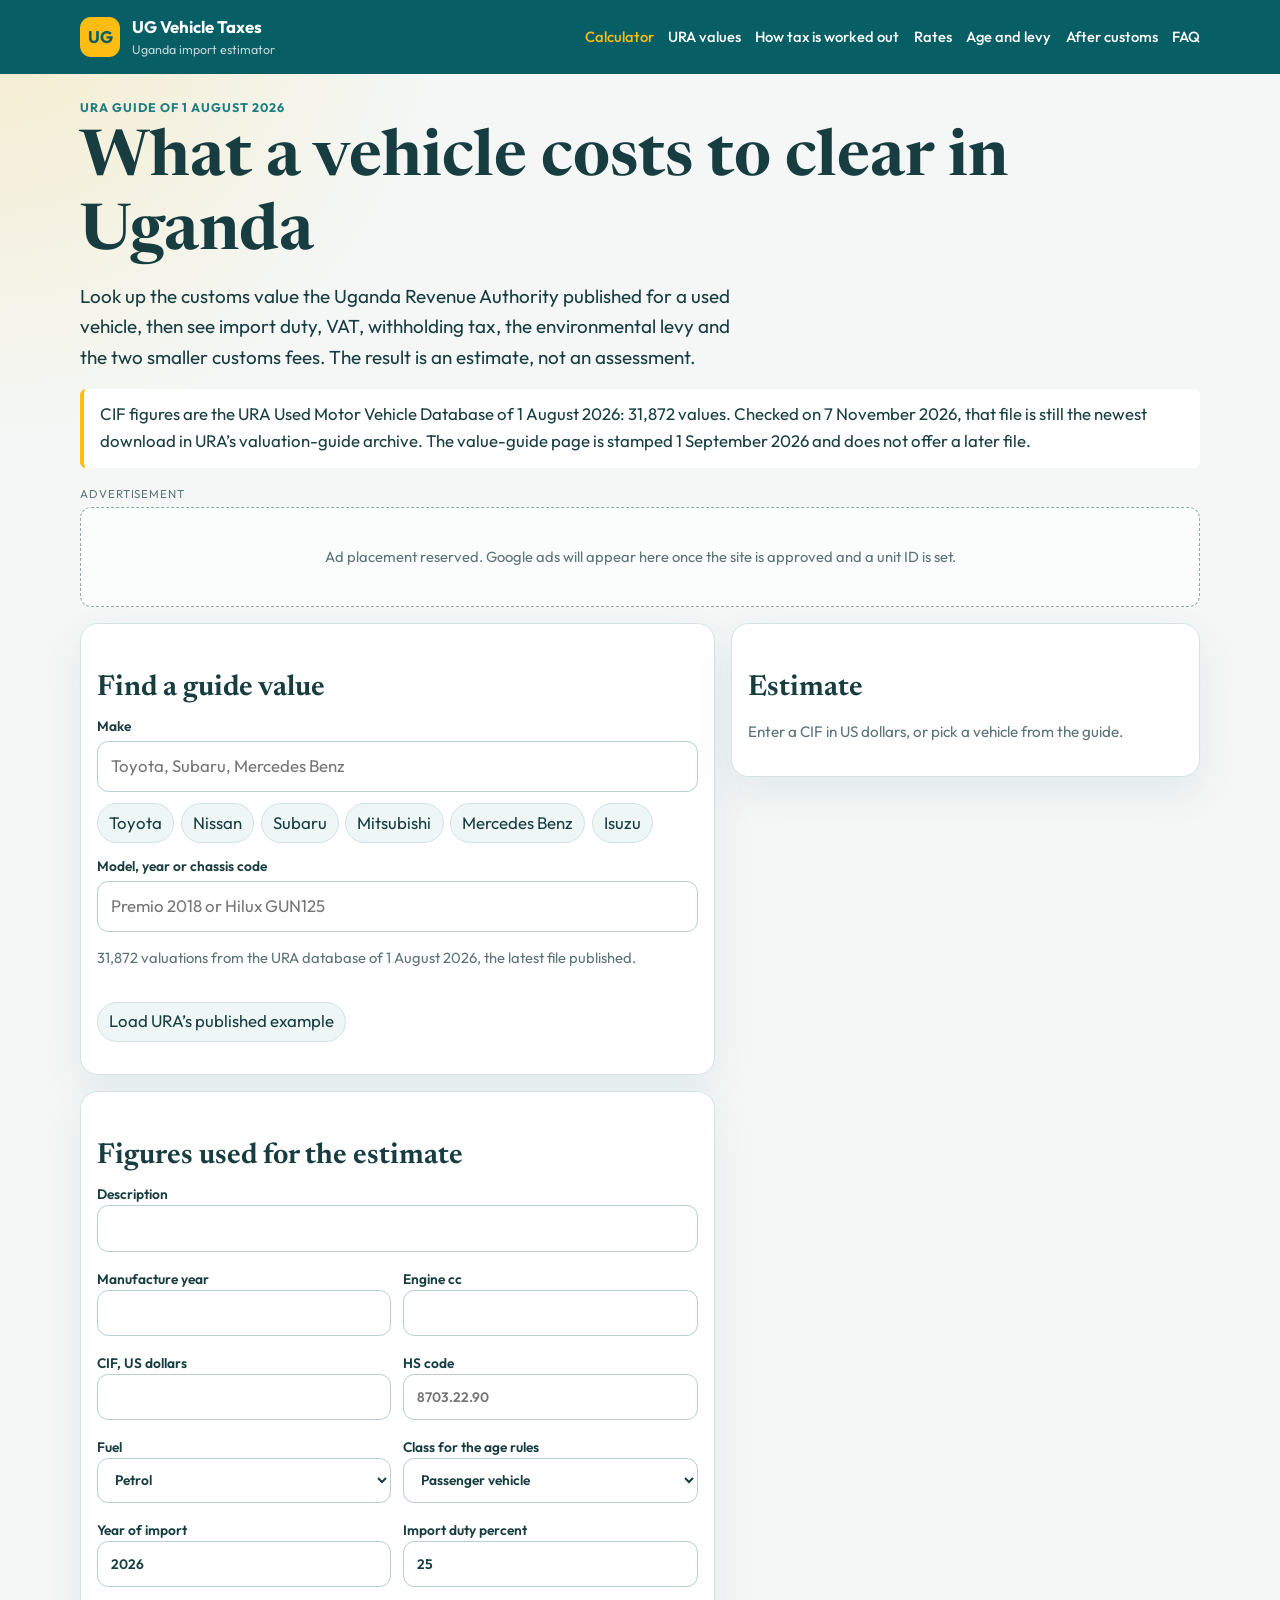
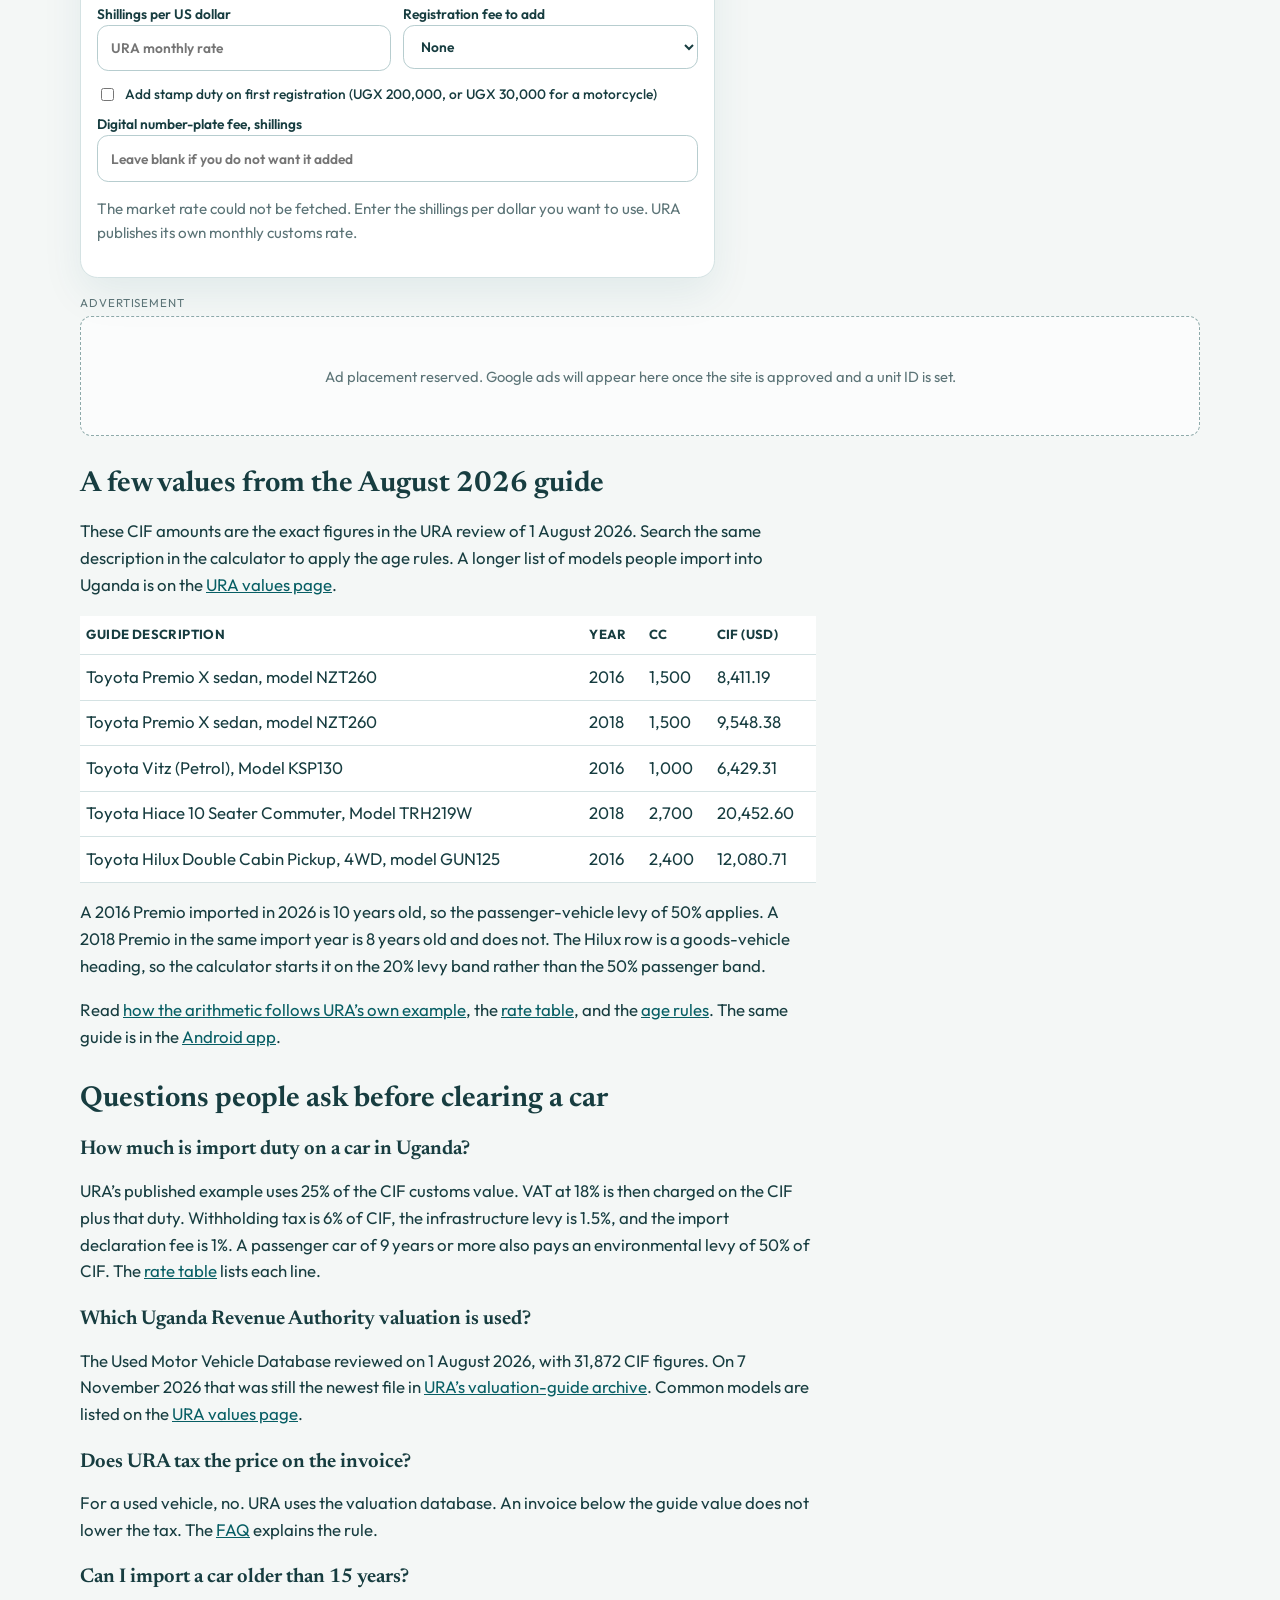
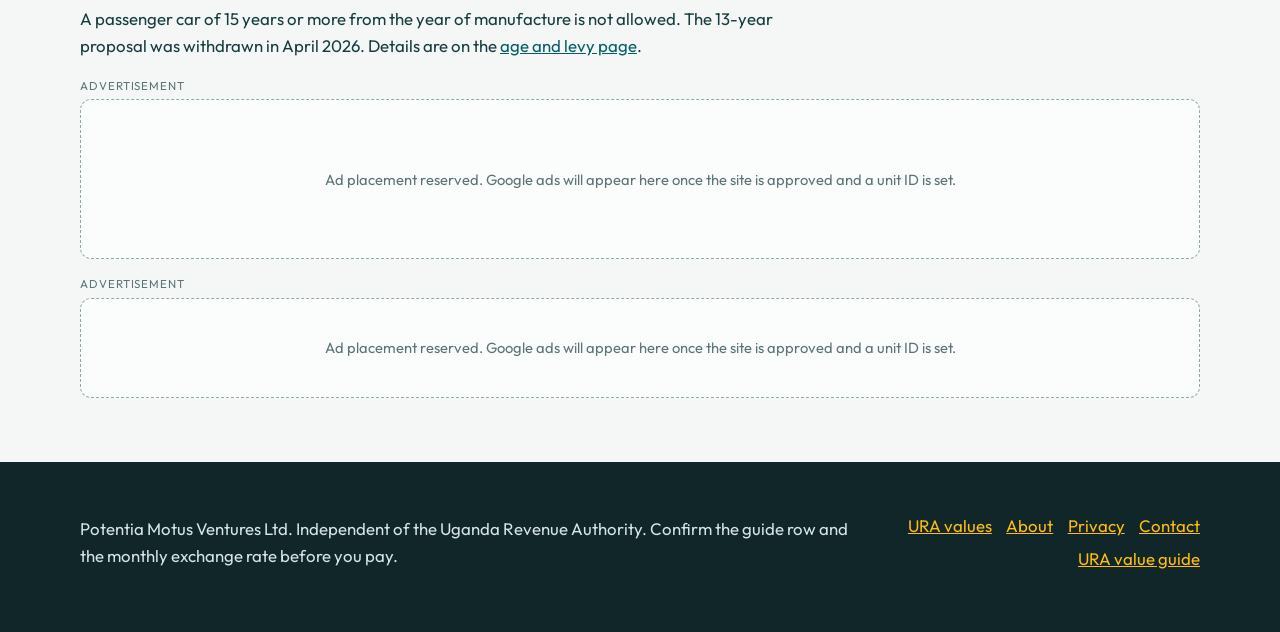
<file: index.html>
<!DOCTYPE html>
<html lang="en-UG">
<head>
  <meta charset="utf-8">
  <meta name="viewport" content="width=device-width, initial-scale=1">
  <title>Uganda car import tax calculator | URA 2026 values</title>
  <meta name="description" content="Estimate Uganda import duty, VAT, withholding tax and the environmental levy from the URA used motor vehicle database of 1 August 2026, the latest published file.">
  <link rel="canonical" href="https://vehicletaxug.cc/">
  <meta name="robots" content="index, follow, max-image-preview:large, max-snippet:-1, max-video-preview:-1">
  <meta name="author" content="Potentia Motus Ventures Ltd">
  <meta name="theme-color" content="#075e64">
  <meta name="google-adsense-account" content="ca-pub-9402272089735179">
  <meta property="og:site_name" content="UG Vehicle Taxes">
  <meta property="og:type" content="website">
  <meta property="og:locale" content="en_UG">
  <meta property="og:url" content="https://vehicletaxug.cc/">
  <meta property="og:title" content="Uganda car import tax calculator | URA 2026 values">
  <meta property="og:description" content="Estimate Uganda import duty, VAT, withholding tax and the environmental levy from the URA used motor vehicle database of 1 August 2026, the latest published file.">
  <meta name="twitter:card" content="summary">
  <meta name="twitter:title" content="Uganda car import tax calculator | URA 2026 values">
  <meta name="twitter:description" content="Estimate Uganda import duty, VAT, withholding tax and the environmental levy from the URA used motor vehicle database of 1 August 2026, the latest published file.">
  <link rel="alternate" hreflang="en" href="https://vehicletaxug.cc/">
  <link rel="alternate" hreflang="x-default" href="https://vehicletaxug.cc/">
  <link rel="preconnect" href="https://pagead2.googlesyndication.com" crossorigin>
  <link rel="dns-prefetch" href="https://www.googletagmanager.com">
  <link rel="icon" href="favicon.svg">
  <link rel="preconnect" href="https://fonts.googleapis.com">
  <link rel="preconnect" href="https://fonts.gstatic.com" crossorigin>
  <link href="https://fonts.googleapis.com/css2?family=Newsreader:opsz,wght@6..72,500;6..72,650&family=Outfit:wght@400;500;600;700&display=swap" rel="stylesheet">
  <link rel="stylesheet" href="css/site.css">
  <script type="application/ld+json">
  {
    "@context": "https://schema.org",
    "@graph": [
      {
        "@type": "WebSite",
        "@id": "https://vehicletaxug.cc/#website",
        "name": "UG Vehicle Taxes",
        "url": "https://vehicletaxug.cc/",
        "inLanguage": "en-UG",
        "description": "Uganda car import tax calculator using the Uganda Revenue Authority used motor vehicle valuation database.",
        "publisher": { "@id": "https://vehicletaxug.cc/#org" },
        "potentialAction": {
          "@type": "SearchAction",
          "target": {
            "@type": "EntryPoint",
            "urlTemplate": "https://vehicletaxug.cc/?q={search_term_string}"
          },
          "query-input": "required name=search_term_string"
        }
      },
      {
        "@type": "Organization",
        "@id": "https://vehicletaxug.cc/#org",
        "name": "Potentia Motus Ventures Ltd",
        "url": "https://vehicletaxug.cc/",
        "email": "info@potentiamotus.biz",
        "areaServed": "UG"
      },
      {
        "@type": "WebApplication",
        "name": "Uganda car import tax calculator",
        "url": "https://vehicletaxug.cc/",
        "applicationCategory": "FinanceApplication",
        "operatingSystem": "Any",
        "browserRequirements": "Requires a modern web browser",
        "isAccessibleForFree": true,
        "offers": { "@type": "Offer", "price": "0", "priceCurrency": "UGX" },
        "provider": { "@id": "https://vehicletaxug.cc/#org" },
        "description": "Looks up a URA used-vehicle CIF value and estimates import duty, VAT, withholding tax, environmental levy, infrastructure levy and the import declaration fee."
      },
      {
        "@type": "FAQPage",
        "mainEntity": [
          {
            "@type": "Question",
            "name": "How much is import duty on a car in Uganda?",
            "acceptedAnswer": {
              "@type": "Answer",
              "text": "URA’s published example uses 25% of the CIF customs value. VAT at 18% is charged on the CIF plus that duty. Withholding tax is 6% of CIF, the infrastructure levy is 1.5%, and the import declaration fee is 1%. A passenger car of 9 years or more also pays an environmental levy of 50% of CIF."
            }
          },
          {
            "@type": "Question",
            "name": "Which Uganda Revenue Authority valuation is used?",
            "acceptedAnswer": {
              "@type": "Answer",
              "text": "The Used Motor Vehicle Database reviewed on 1 August 2026, with 31,872 CIF figures. On 7 November 2026 that was still the newest file in URA’s valuation-guide archive."
            }
          },
          {
            "@type": "Question",
            "name": "Does URA tax the price on the invoice?",
            "acceptedAnswer": {
              "@type": "Answer",
              "text": "For a used vehicle, no. URA uses the valuation database. An invoice below the guide value does not lower the tax."
            }
          },
          {
            "@type": "Question",
            "name": "Can I import a car older than 15 years?",
            "acceptedAnswer": {
              "@type": "Answer",
              "text": "A passenger car of 15 years or more from the year of manufacture is not allowed. The 13-year proposal was withdrawn in April 2026."
            }
          }
        ]
      }
    ]
  }
  </script>
  <script async src="https://pagead2.googlesyndication.com/pagead/js/adsbygoogle.js?client=ca-pub-9402272089735179"
     crossorigin="anonymous"></script>
</head>
<body>
  <a class="skip" href="#estimator">Skip to the calculator</a>
  <header class="site-header">
    <div class="wrap header-row">
      <a class="brand" href="index.html">
        <span class="brand-mark" aria-hidden="true">UG</span>
        <span><strong>UG Vehicle Taxes</strong><small>Uganda import estimator</small></span>
      </a>
      <nav aria-label="Primary">
        <a href="index.html" aria-current="page">Calculator</a>
        <a href="valuation-guide.html">URA values</a>
        <a href="how-taxes-work.html">How tax is worked out</a>
        <a href="rates.html">Rates</a>
        <a href="age-rules.html">Age and levy</a>
        <a href="after-customs.html">After customs</a>
        <a href="faq.html">FAQ</a>
      </nav>
    </div>
  </header>
  <main>
    <div class="wrap">
      <p class="eyebrow">URA guide of 1 August 2026</p>
      <h1>What a vehicle costs to clear in Uganda</h1>
      <p class="lede">Look up the customs value the Uganda Revenue Authority published for a used vehicle, then see import duty, VAT, withholding tax, the environmental levy and the two smaller customs fees. The result is an estimate, not an assessment.</p>
      <p class="callout">CIF figures are the URA Used Motor Vehicle Database of 1 August 2026: 31,872 values. Checked on 7 November 2026, that file is still the newest download in URA’s valuation-guide archive. The value-guide page is stamped 1 September 2026 and does not offer a later file.</p>
      <div class="ad-slot" data-slot="top"></div>
      <form id="estimator" class="grid tool">
        <section class="card search">
          <h2>Find a guide value</h2>
          <div class="field">
            <label for="make">Make</label>
            <input id="make" name="make" list="makes" placeholder="Toyota, Subaru, Mercedes Benz">
            <datalist id="makes"></datalist>
          </div>
          <div class="chips" aria-label="Common makes">
            <button type="button" data-make="Toyota">Toyota</button>
            <button type="button" data-make="Nissan">Nissan</button>
            <button type="button" data-make="Subaru">Subaru</button>
            <button type="button" data-make="Mitsubishi">Mitsubishi</button>
            <button type="button" data-make="Mercedes Benz">Mercedes Benz</button>
            <button type="button" data-make="Isuzu">Isuzu</button>
          </div>
          <div class="field">
            <label for="query">Model, year or chassis code</label>
            <input id="query" name="query" placeholder="Premio 2018 or Hilux GUN125">
          </div>
          <p id="status" class="status" role="status">Loading the valuation guide…</p>
          <ul id="matches" class="matches"></ul>
          <p><button type="button" class="text-button" id="example">Load URA’s published example</button></p>
        </section>
        <section class="card result" aria-live="polite">
          <h2>Estimate</h2>
          <div id="output"></div>
        </section>
        <section class="card details">
          <h2>Figures used for the estimate</h2>
          <p id="guide-note" class="guide-note" hidden></p>
          <div class="fields">
            <label class="field wide">Description <input id="description" name="description"></label>
            <label class="field">Manufacture year <input id="year" name="year" inputmode="numeric" min="1980" max="2030"></label>
            <label class="field">Engine cc <input id="cc" name="cc" inputmode="numeric" min="0" step="1"></label>
            <label class="field">CIF, US dollars <input id="cif" name="cif" inputmode="decimal" min="0" step="0.01" required></label>
            <label class="field">HS code <input id="hs" name="hs" placeholder="8703.22.90"></label>
            <label class="field">Fuel
              <select id="fuel" name="fuel">
                <option value="petrol">Petrol</option>
                <option value="diesel">Diesel</option>
                <option value="hybrid">Hybrid</option>
                <option value="electric">Electric</option>
                <option value="unknown">Not stated</option>
              </select>
            </label>
            <label class="field">Class for the age rules
              <select id="klass" name="klass">
                <option value="passenger">Passenger vehicle</option>
                <option value="goods-light">Goods vehicle under 4 tonnes</option>
                <option value="goods-heavy">Goods vehicle, 4 tonnes or more</option>
                <option value="motorcycle">Motorcycle</option>
                <option value="special">Tractor, trailer or special purpose</option>
              </select>
            </label>
            <label class="field">Year of import <input id="import-year" name="import-year" inputmode="numeric" value="2026"></label>
            <label class="field">Import duty percent <input id="duty" name="duty" inputmode="decimal" value="25" min="0" max="100" step="0.1"></label>
            <label class="field">Shillings per US dollar <input id="fx" name="fx" inputmode="decimal" min="0" step="0.01" placeholder="URA monthly rate"></label>
            <label class="field">Registration fee to add
              <select id="registration" name="registration">
                <option value="none">None</option>
                <option value="sedan">Sedan or estate, UGX 1,218,000</option>
                <option value="estate3500">Estate 3,500 cc or more, UGX 1,718,000</option>
                <option value="passenger">Passenger vehicle up to 28 seats, UGX 1,218,000</option>
                <option value="hiace">Hiace listing, UGX 818,000</option>
                <option value="motorcycle">Motorcycle, UGX 268,000</option>
                <option value="goods2">Goods vehicle, 2 tonnes and below, UGX 918,000</option>
                <option value="goods7">Goods vehicle, over 2 and under 7 tonnes, UGX 1,018,000</option>
                <option value="tractor">Agricultural tractor, UGX 268,000</option>
              </select>
            </label>
          </div>
          <label class="check"><input id="stamp" type="checkbox"> Add stamp duty on first registration (UGX 200,000, or UGX 30,000 for a motorcycle)</label>
          <label class="check" id="moto-excise-row" hidden><input id="moto-excise" type="checkbox"> Add motorcycle first-registration excise (UGX 500,000 from 1 July 2026). This is separate from the registration fee.</label>
          <label class="field">Digital number-plate fee, shillings <input id="plate" name="plate" inputmode="numeric" min="0" placeholder="Leave blank if you do not want it added"></label>
          <p id="rate-note" class="hint">Enter URA’s monthly customs rate when you have it. A fetched market rate is only a stand-in.</p>
        </section>
      </form>
      <div class="ad-slot" data-slot="article" data-format="fluid"></div>
      <section class="prose">
        <h2>A few values from the August 2026 guide</h2>
        <p>These CIF amounts are the exact figures in the URA review of 1 August 2026. Search the same description in the calculator to apply the age rules. A longer list of models people import into Uganda is on the <a href="valuation-guide.html">URA values page</a>.</p>
        <div class="table-wrap">
          <table class="data">
            <thead><tr><th>Guide description</th><th>Year</th><th>cc</th><th>CIF (USD)</th></tr></thead>
            <tbody>
              <tr><td>Toyota Premio X sedan, model NZT260</td><td>2016</td><td>1,500</td><td>8,411.19</td></tr>
              <tr><td>Toyota Premio X sedan, model NZT260</td><td>2018</td><td>1,500</td><td>9,548.38</td></tr>
              <tr><td>Toyota Vitz (Petrol), Model KSP130</td><td>2016</td><td>1,000</td><td>6,429.31</td></tr>
              <tr><td>Toyota Hiace 10 Seater Commuter, Model TRH219W</td><td>2018</td><td>2,700</td><td>20,452.60</td></tr>
              <tr><td>Toyota Hilux Double Cabin Pickup, 4WD, model GUN125</td><td>2016</td><td>2,400</td><td>12,080.71</td></tr>
            </tbody>
          </table>
        </div>
        <p>A 2016 Premio imported in 2026 is 10 years old, so the passenger-vehicle levy of 50% applies. A 2018 Premio in the same import year is 8 years old and does not. The Hilux row is a goods-vehicle heading, so the calculator starts it on the 20% levy band rather than the 50% passenger band.</p>
        <p>Read <a href="how-taxes-work.html">how the arithmetic follows URA’s own example</a>, the <a href="rates.html">rate table</a>, and the <a href="age-rules.html">age rules</a>. The same guide is in the <a href="https://play.google.com/store/apps/details?id=com.potentia.ug_vehicle_taxes">Android app</a>.</p>
        <h2>Questions people ask before clearing a car</h2>
        <h3>How much is import duty on a car in Uganda?</h3>
        <p>URA’s published example uses 25% of the CIF customs value. VAT at 18% is then charged on the CIF plus that duty. Withholding tax is 6% of CIF, the infrastructure levy is 1.5%, and the import declaration fee is 1%. A passenger car of 9 years or more also pays an environmental levy of 50% of CIF. The <a href="rates.html">rate table</a> lists each line.</p>
        <h3>Which Uganda Revenue Authority valuation is used?</h3>
        <p>The Used Motor Vehicle Database reviewed on 1 August 2026, with 31,872 CIF figures. On 7 November 2026 that was still the newest file in <a href="https://ura.go.ug/download-category/motor-vehicle-valuation-guides/">URA’s valuation-guide archive</a>. Common models are listed on the <a href="valuation-guide.html">URA values page</a>.</p>
        <h3>Does URA tax the price on the invoice?</h3>
        <p>For a used vehicle, no. URA uses the valuation database. An invoice below the guide value does not lower the tax. The <a href="faq.html">FAQ</a> explains the rule.</p>
        <h3>Can I import a car older than 15 years?</h3>
        <p>A passenger car of 15 years or more from the year of manufacture is not allowed. The 13-year proposal was withdrawn in April 2026. Details are on the <a href="age-rules.html">age and levy page</a>.</p>
      </section>
      <div class="ad-slot" data-slot="multiplex" data-format="autorelaxed"></div>
      <div class="ad-slot" data-slot="bottom"></div>
    </div>
  </main>
  <footer class="site-footer">
    <div class="wrap footer-row">
      <p>Potentia Motus Ventures Ltd. Independent of the Uganda Revenue Authority. Confirm the guide row and the monthly exchange rate before you pay.</p>
      <nav aria-label="Footer">
        <a href="valuation-guide.html">URA values</a>
        <a href="about.html">About</a>
        <a href="privacy.html">Privacy</a>
        <a href="contact.html">Contact</a>
        <a href="https://ura.go.ug/en/motor-vehicle-value-guide/">URA value guide</a>
      </nav>
    </div>
  </footer>
  <script src="js/site-config.js"></script>
  <script src="js/analytics.js"></script>
  <script src="js/ads-config.js"></script>
  <script src="js/ads.js"></script>
  <script src="js/tax.js"></script>
  <script src="js/app.js"></script>
</body>
</html>
</file>
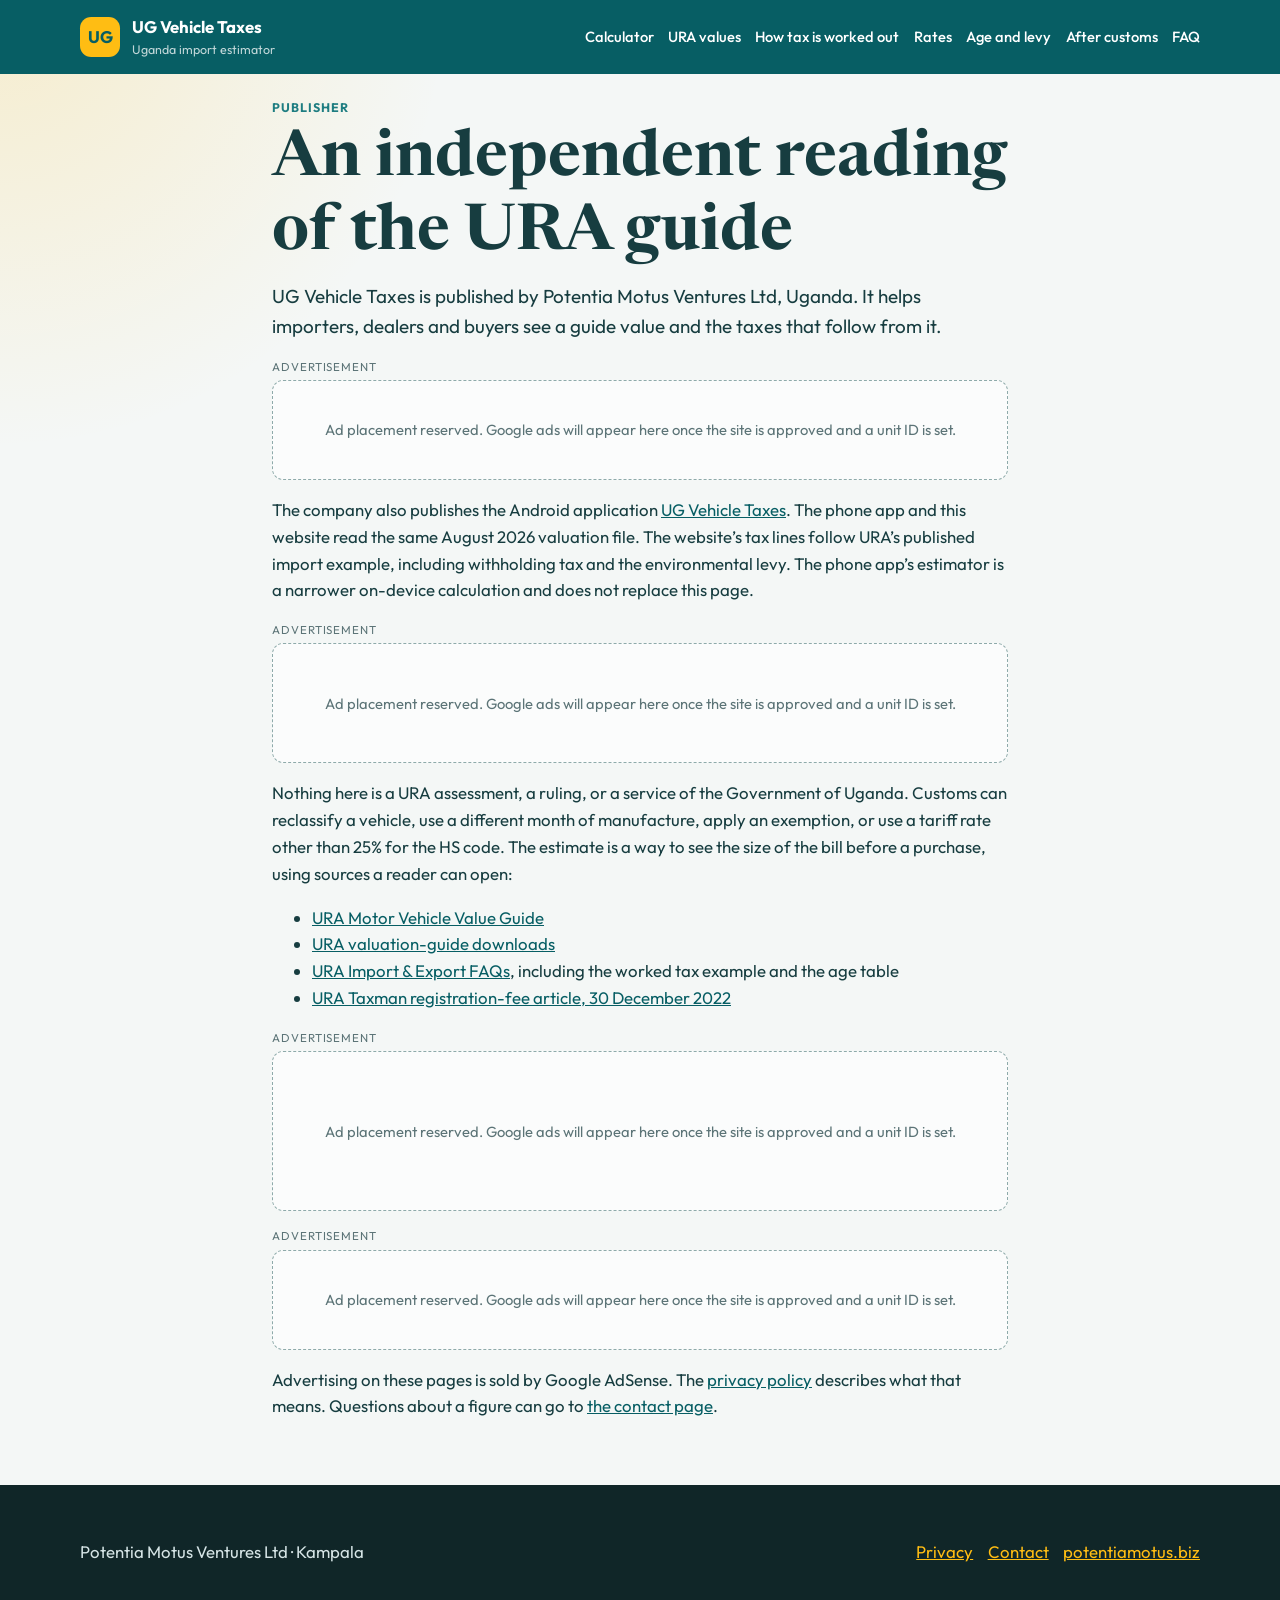
<file: about.html>
<!DOCTYPE html>
<html lang="en-UG">
<head>
  <meta charset="utf-8">
  <meta name="viewport" content="width=device-width, initial-scale=1">
  <title>About this Uganda import tax estimator | UG Vehicle Taxes</title>
  <meta name="description" content="Who publishes UG Vehicle Taxes and which URA sources the motor vehicle estimates use.">
  <link rel="canonical" href="https://vehicletaxug.cc/about.html">
  <meta name="robots" content="index, follow, max-image-preview:large, max-snippet:-1, max-video-preview:-1">
  <meta name="author" content="Potentia Motus Ventures Ltd">
  <meta name="theme-color" content="#075e64">
  <meta name="google-adsense-account" content="ca-pub-9402272089735179">
  <meta property="og:site_name" content="UG Vehicle Taxes">
  <meta property="og:type" content="website">
  <meta property="og:locale" content="en_UG">
  <meta property="og:url" content="https://vehicletaxug.cc/about.html">
  <meta property="og:title" content="About this Uganda import tax estimator | UG Vehicle Taxes">
  <meta property="og:description" content="Who publishes UG Vehicle Taxes and which URA sources the motor vehicle estimates use.">
  <meta name="twitter:card" content="summary">
  <meta name="twitter:title" content="About this Uganda import tax estimator | UG Vehicle Taxes">
  <meta name="twitter:description" content="Who publishes UG Vehicle Taxes and which URA sources the motor vehicle estimates use.">
  <link rel="alternate" hreflang="en" href="https://vehicletaxug.cc/about.html">
  <link rel="alternate" hreflang="x-default" href="https://vehicletaxug.cc/about.html">
  <link rel="preconnect" href="https://pagead2.googlesyndication.com" crossorigin>
  <link rel="dns-prefetch" href="https://www.googletagmanager.com">
  <link rel="icon" href="favicon.svg">
  <link rel="preconnect" href="https://fonts.googleapis.com">
  <link rel="preconnect" href="https://fonts.gstatic.com" crossorigin>
  <link href="https://fonts.googleapis.com/css2?family=Newsreader:opsz,wght@6..72,500;6..72,650&family=Outfit:wght@400;500;600;700&display=swap" rel="stylesheet">
  <link rel="stylesheet" href="css/site.css">
  <script type="application/ld+json">
  {
    "@context": "https://schema.org",
    "@type": "BreadcrumbList",
    "itemListElement": [
      { "@type": "ListItem", "position": 1, "name": "Calculator", "item": "https://vehicletaxug.cc/" },
      { "@type": "ListItem", "position": 2, "name": "About", "item": "https://vehicletaxug.cc/about.html" }
    ]
  }
  </script>
  <script async src="https://pagead2.googlesyndication.com/pagead/js/adsbygoogle.js?client=ca-pub-9402272089735179"
     crossorigin="anonymous"></script>
</head>
<body>
  <header class="site-header">
    <div class="wrap header-row">
      <a class="brand" href="index.html"><span class="brand-mark" aria-hidden="true">UG</span><span><strong>UG Vehicle Taxes</strong><small>Uganda import estimator</small></span></a>
      <nav aria-label="Primary">
        <a href="index.html">Calculator</a>
        <a href="valuation-guide.html">URA values</a>
        <a href="how-taxes-work.html">How tax is worked out</a>
        <a href="rates.html">Rates</a>
        <a href="age-rules.html">Age and levy</a>
        <a href="after-customs.html">After customs</a>
        <a href="faq.html">FAQ</a>
      </nav>
    </div>
  </header>
  <main>
    <div class="wrap prose">
      <p class="eyebrow">Publisher</p>
      <h1>An independent reading of the URA guide</h1>
      <p class="lede">UG Vehicle Taxes is published by Potentia Motus Ventures Ltd, Uganda. It helps importers, dealers and buyers see a guide value and the taxes that follow from it.</p>
      <div class="ad-slot" data-slot="top"></div>
      <p>The company also publishes the Android application <a href="https://play.google.com/store/apps/details?id=com.potentia.ug_vehicle_taxes">UG Vehicle Taxes</a>. The phone app and this website read the same August 2026 valuation file. The website’s tax lines follow URA’s published import example, including withholding tax and the environmental levy. The phone app’s estimator is a narrower on-device calculation and does not replace this page.</p>
      <div class="ad-slot" data-slot="article" data-format="fluid"></div>
      <p>Nothing here is a URA assessment, a ruling, or a service of the Government of Uganda. Customs can reclassify a vehicle, use a different month of manufacture, apply an exemption, or use a tariff rate other than 25% for the HS code. The estimate is a way to see the size of the bill before a purchase, using sources a reader can open:</p>
      <ul>
        <li><a href="https://ura.go.ug/en/motor-vehicle-value-guide/">URA Motor Vehicle Value Guide</a></li>
        <li><a href="https://ura.go.ug/download-category/motor-vehicle-valuation-guides/">URA valuation-guide downloads</a></li>
        <li><a href="https://ura.go.ug/en/import-export-faqs/">URA Import &amp; Export FAQs</a>, including the worked tax example and the age table</li>
        <li><a href="https://thetaxman.ura.go.ug/?p=4010">URA Taxman registration-fee article, 30 December 2022</a></li>
      </ul>
      <div class="ad-slot" data-slot="multiplex" data-format="autorelaxed"></div>
      <div class="ad-slot" data-slot="bottom"></div>
      <p>Advertising on these pages is sold by Google AdSense. The <a href="privacy.html">privacy policy</a> describes what that means. Questions about a figure can go to <a href="contact.html">the contact page</a>.</p>
    </div>
  </main>
  <footer class="site-footer">
    <div class="wrap footer-row">
      <p>Potentia Motus Ventures Ltd · Kampala</p>
      <nav aria-label="Footer"><a href="privacy.html">Privacy</a><a href="contact.html">Contact</a><a href="https://potentiamotus.biz">potentiamotus.biz</a></nav>
    </div>
  </footer>
  <script src="js/site-config.js"></script>
  <script src="js/analytics.js"></script>
  <script src="js/ads-config.js"></script>
  <script src="js/ads.js"></script>
</body>
</html>
</file>
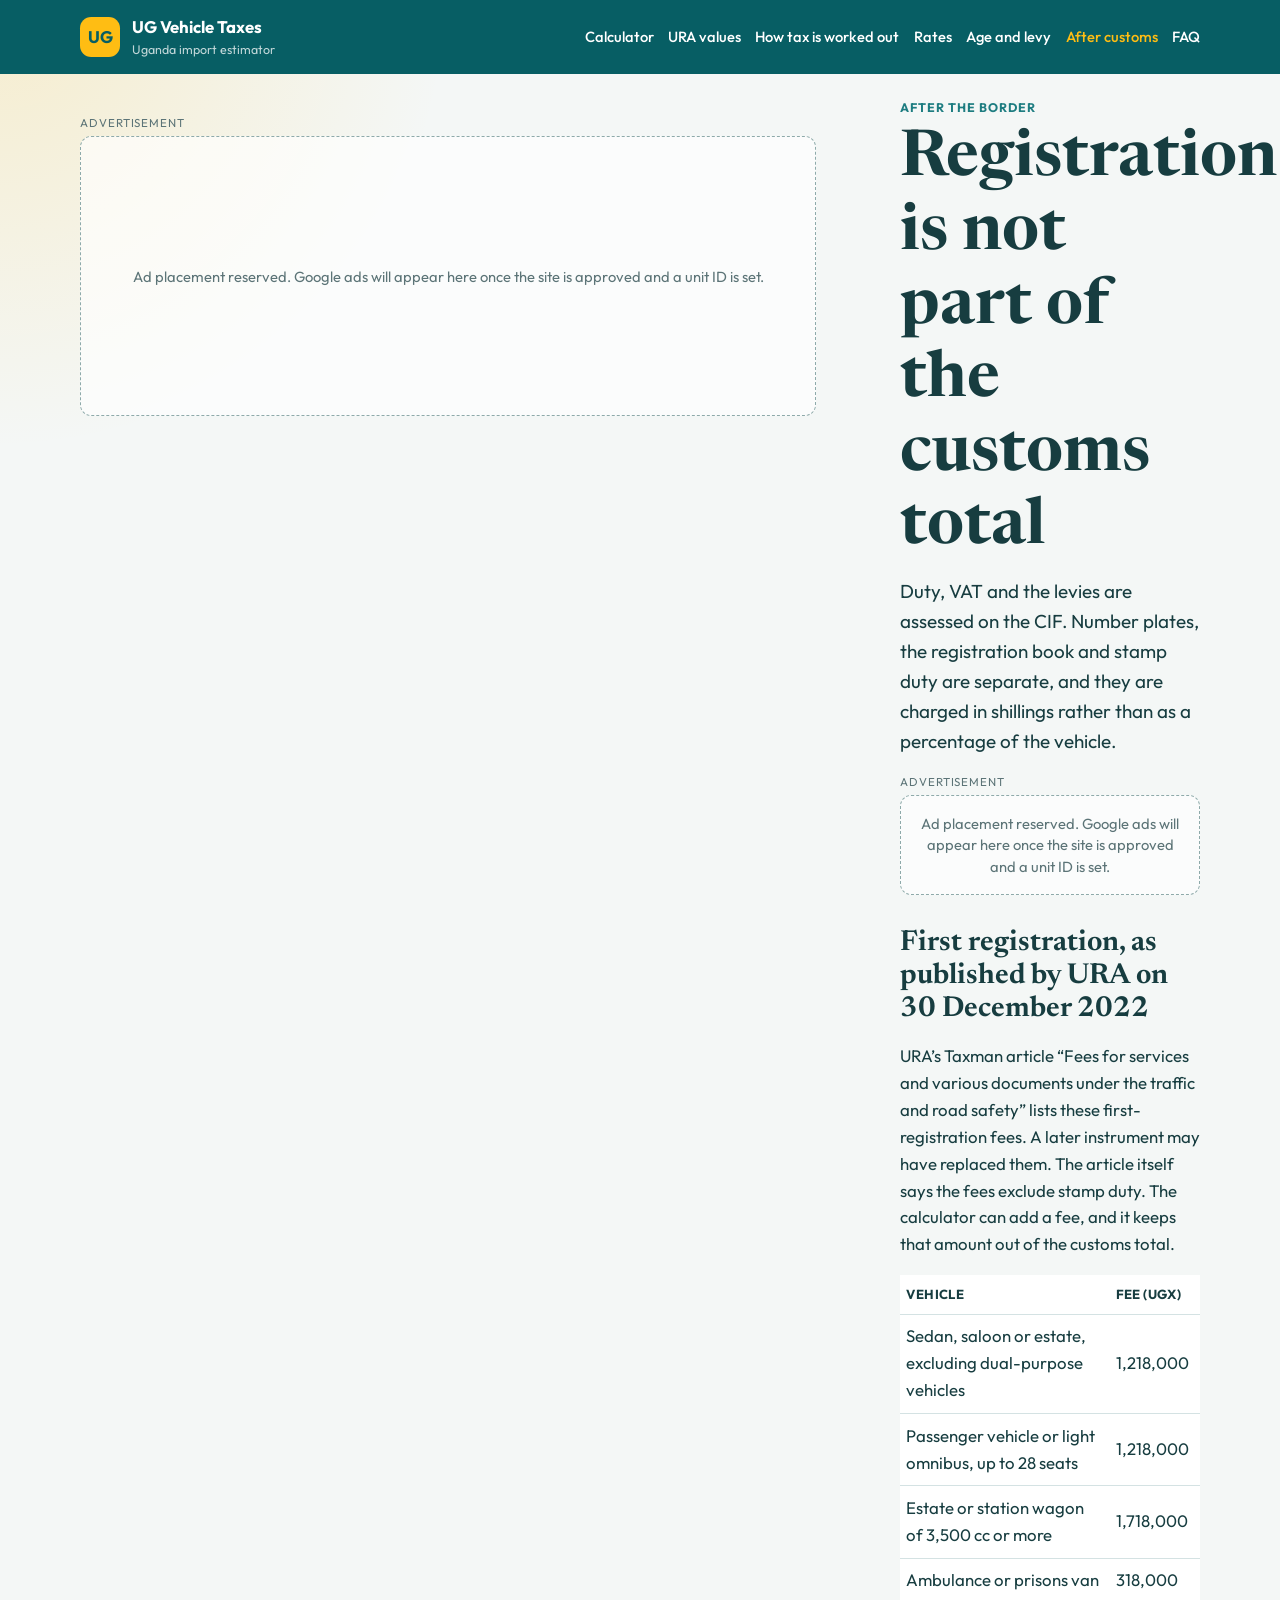
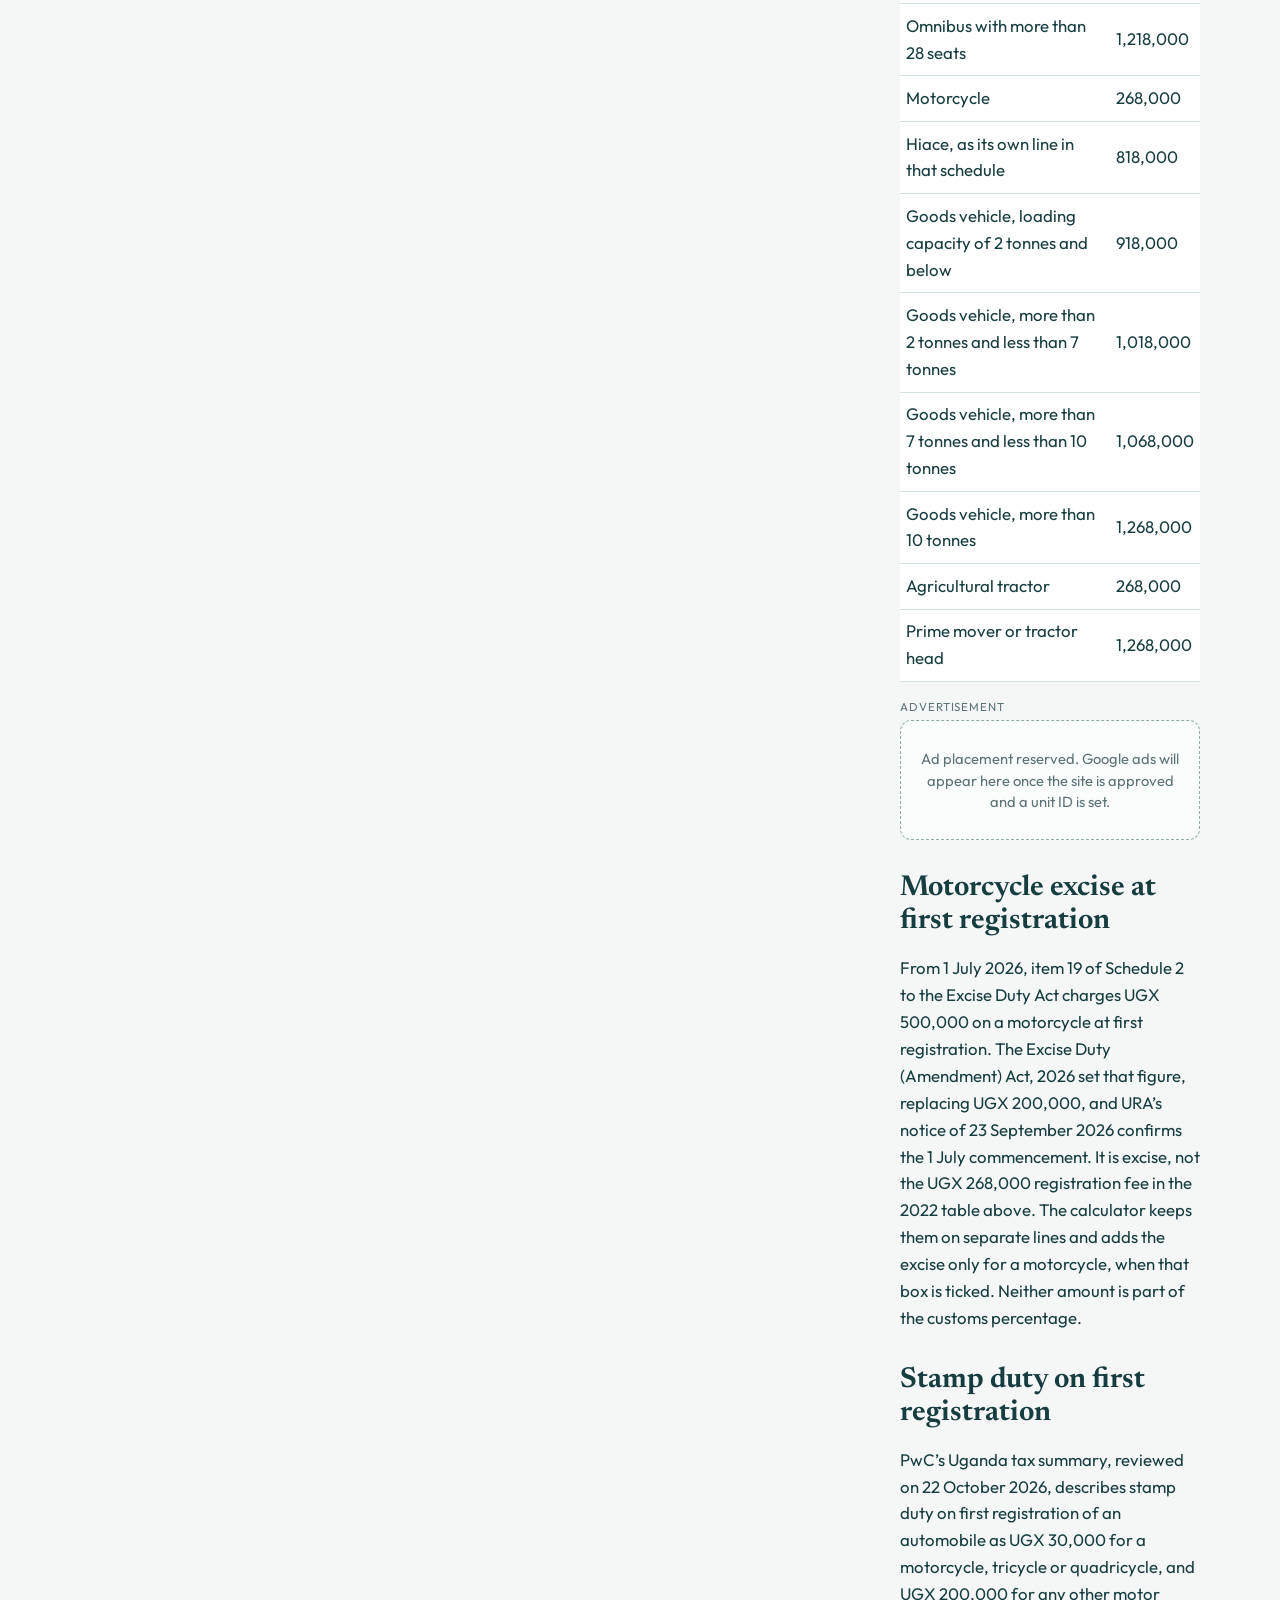
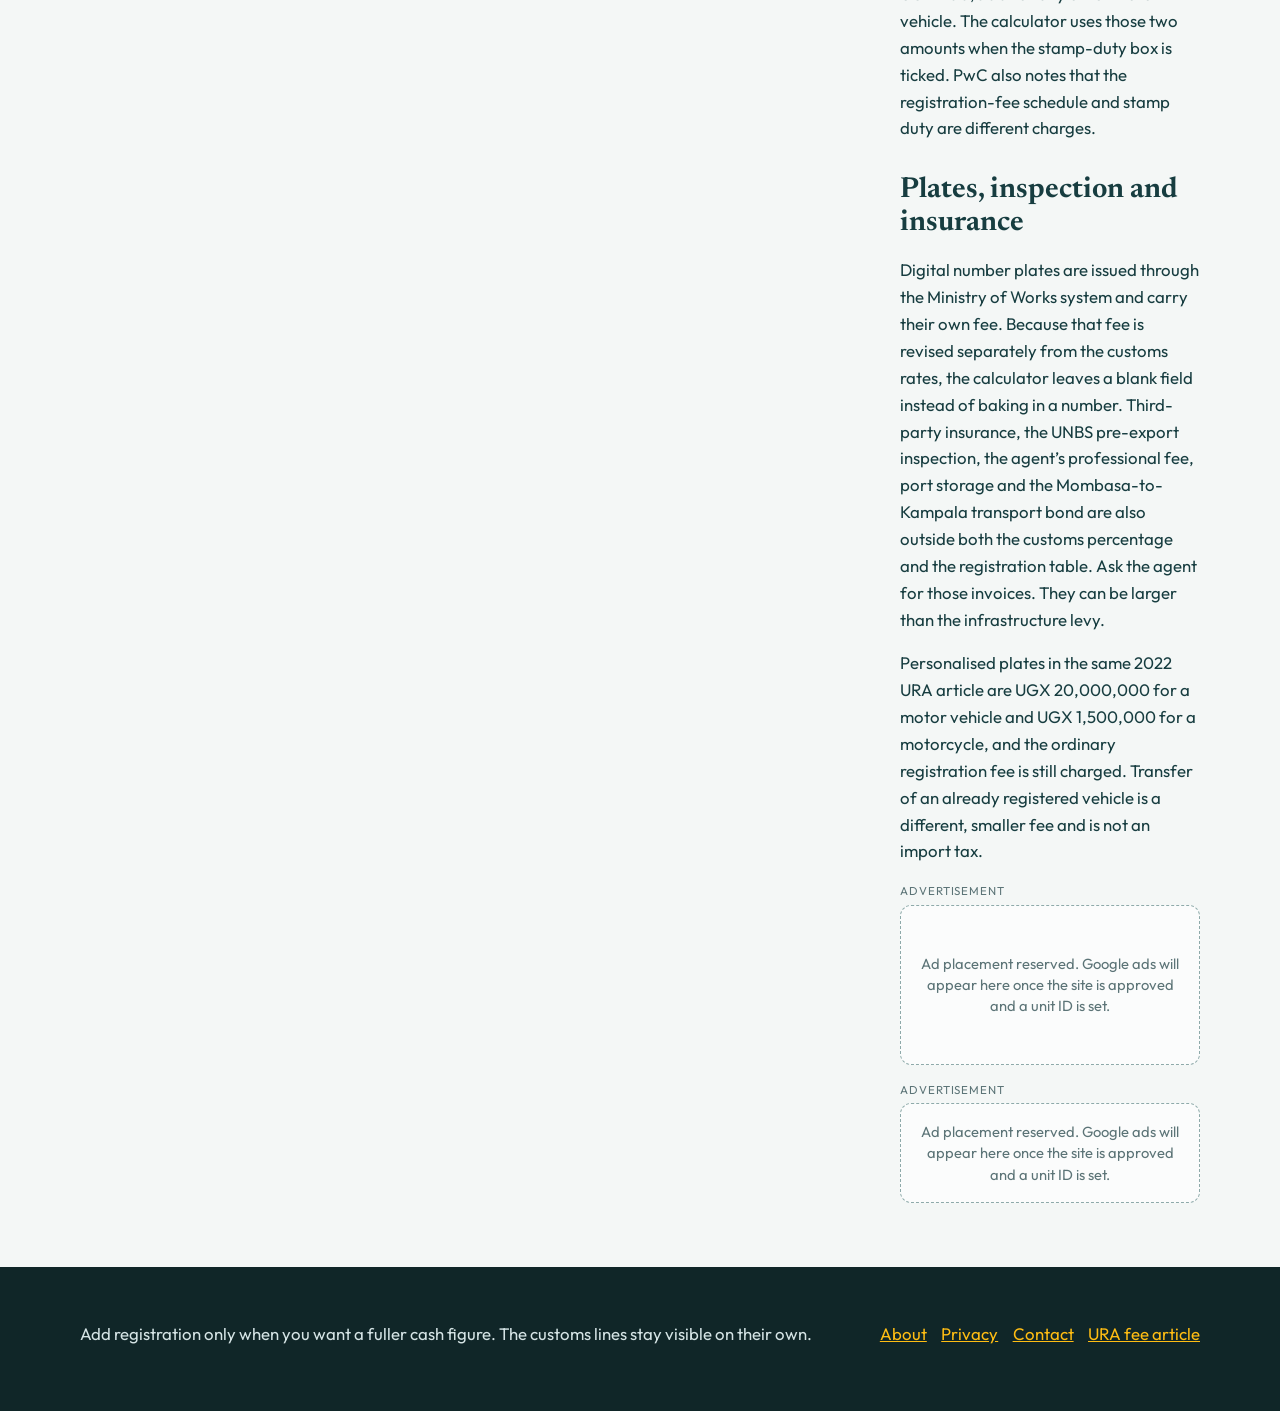
<file: after-customs.html>
<!DOCTYPE html>
<html lang="en-UG">
<head>
  <meta charset="utf-8">
  <meta name="viewport" content="width=device-width, initial-scale=1">
  <title>Uganda vehicle registration fees after import | UG Vehicle Taxes</title>
  <meta name="description" content="Registration, stamp duty and other charges that sit outside the URA customs assessment when a vehicle is first registered in Uganda.">
  <link rel="canonical" href="https://vehicletaxug.cc/after-customs.html">
  <meta name="robots" content="index, follow, max-image-preview:large, max-snippet:-1, max-video-preview:-1">
  <meta name="author" content="Potentia Motus Ventures Ltd">
  <meta name="theme-color" content="#075e64">
  <meta name="google-adsense-account" content="ca-pub-9402272089735179">
  <meta property="og:site_name" content="UG Vehicle Taxes">
  <meta property="og:type" content="website">
  <meta property="og:locale" content="en_UG">
  <meta property="og:url" content="https://vehicletaxug.cc/after-customs.html">
  <meta property="og:title" content="Uganda vehicle registration fees after import | UG Vehicle Taxes">
  <meta property="og:description" content="Registration, stamp duty and other charges that sit outside the URA customs assessment when a vehicle is first registered in Uganda.">
  <meta name="twitter:card" content="summary">
  <meta name="twitter:title" content="Uganda vehicle registration fees after import | UG Vehicle Taxes">
  <meta name="twitter:description" content="Registration, stamp duty and other charges that sit outside the URA customs assessment when a vehicle is first registered in Uganda.">
  <link rel="alternate" hreflang="en" href="https://vehicletaxug.cc/after-customs.html">
  <link rel="alternate" hreflang="x-default" href="https://vehicletaxug.cc/after-customs.html">
  <link rel="preconnect" href="https://pagead2.googlesyndication.com" crossorigin>
  <link rel="dns-prefetch" href="https://www.googletagmanager.com">
  <link rel="icon" href="favicon.svg">
  <link rel="preconnect" href="https://fonts.googleapis.com">
  <link rel="preconnect" href="https://fonts.gstatic.com" crossorigin>
  <link href="https://fonts.googleapis.com/css2?family=Newsreader:opsz,wght@6..72,500;6..72,650&family=Outfit:wght@400;500;600;700&display=swap" rel="stylesheet">
  <link rel="stylesheet" href="css/site.css">
  <script type="application/ld+json">
  {
    "@context": "https://schema.org",
    "@type": "BreadcrumbList",
    "itemListElement": [
      { "@type": "ListItem", "position": 1, "name": "Calculator", "item": "https://vehicletaxug.cc/" },
      { "@type": "ListItem", "position": 2, "name": "After customs", "item": "https://vehicletaxug.cc/after-customs.html" }
    ]
  }
  </script>
  <script async src="https://pagead2.googlesyndication.com/pagead/js/adsbygoogle.js?client=ca-pub-9402272089735179"
     crossorigin="anonymous"></script>
</head>
<body>
  <header class="site-header">
    <div class="wrap header-row">
      <a class="brand" href="index.html"><span class="brand-mark" aria-hidden="true">UG</span><span><strong>UG Vehicle Taxes</strong><small>Uganda import estimator</small></span></a>
      <nav aria-label="Primary">
        <a href="index.html">Calculator</a>
        <a href="valuation-guide.html">URA values</a>
        <a href="how-taxes-work.html">How tax is worked out</a>
        <a href="rates.html">Rates</a>
        <a href="age-rules.html">Age and levy</a>
        <a href="after-customs.html" aria-current="page">After customs</a>
        <a href="faq.html">FAQ</a>
      </nav>
    </div>
  </header>
  <main>
    <div class="wrap prose-layout">
      <aside class="ad-rail"><div class="ad-slot" data-slot="rail" data-format="auto"></div></aside>
      <div class="prose">
      <p class="eyebrow">After the border</p>
      <h1>Registration is not part of the customs total</h1>
      <p class="lede">Duty, VAT and the levies are assessed on the CIF. Number plates, the registration book and stamp duty are separate, and they are charged in shillings rather than as a percentage of the vehicle.</p>
      <div class="ad-slot" data-slot="top"></div>
      <h2>First registration, as published by URA on 30 December 2022</h2>
      <p>URA’s Taxman article “Fees for services and various documents under the traffic and road safety” lists these first-registration fees. A later instrument may have replaced them. The article itself says the fees exclude stamp duty. The calculator can add a fee, and it keeps that amount out of the customs total.</p>
      <div class="table-wrap">
        <table class="data">
          <thead><tr><th>Vehicle</th><th>Fee (UGX)</th></tr></thead>
          <tbody>
            <tr><td>Sedan, saloon or estate, excluding dual-purpose vehicles</td><td>1,218,000</td></tr>
            <tr><td>Passenger vehicle or light omnibus, up to 28 seats</td><td>1,218,000</td></tr>
            <tr><td>Estate or station wagon of 3,500 cc or more</td><td>1,718,000</td></tr>
            <tr><td>Ambulance or prisons van</td><td>318,000</td></tr>
            <tr><td>Omnibus with more than 28 seats</td><td>1,218,000</td></tr>
            <tr><td>Motorcycle</td><td>268,000</td></tr>
            <tr><td>Hiace, as its own line in that schedule</td><td>818,000</td></tr>
            <tr><td>Goods vehicle, loading capacity of 2 tonnes and below</td><td>918,000</td></tr>
            <tr><td>Goods vehicle, more than 2 tonnes and less than 7 tonnes</td><td>1,018,000</td></tr>
            <tr><td>Goods vehicle, more than 7 tonnes and less than 10 tonnes</td><td>1,068,000</td></tr>
            <tr><td>Goods vehicle, more than 10 tonnes</td><td>1,268,000</td></tr>
            <tr><td>Agricultural tractor</td><td>268,000</td></tr>
            <tr><td>Prime mover or tractor head</td><td>1,268,000</td></tr>
          </tbody>
        </table>
      </div>
      <div class="ad-slot" data-slot="article" data-format="fluid"></div>
      <h2>Motorcycle excise at first registration</h2>
      <p>From 1 July 2026, item 19 of Schedule 2 to the Excise Duty Act charges UGX 500,000 on a motorcycle at first registration. The Excise Duty (Amendment) Act, 2026 set that figure, replacing UGX 200,000, and URA’s notice of 23 September 2026 confirms the 1 July commencement. It is excise, not the UGX 268,000 registration fee in the 2022 table above. The calculator keeps them on separate lines and adds the excise only for a motorcycle, when that box is ticked. Neither amount is part of the customs percentage.</p>
      <h2>Stamp duty on first registration</h2>
      <p>PwC’s Uganda tax summary, reviewed on 22 October 2026, describes stamp duty on first registration of an automobile as UGX 30,000 for a motorcycle, tricycle or quadricycle, and UGX 200,000 for any other motor vehicle. The calculator uses those two amounts when the stamp-duty box is ticked. PwC also notes that the registration-fee schedule and stamp duty are different charges.</p>
      <h2>Plates, inspection and insurance</h2>
      <p>Digital number plates are issued through the Ministry of Works system and carry their own fee. Because that fee is revised separately from the customs rates, the calculator leaves a blank field instead of baking in a number. Third-party insurance, the UNBS pre-export inspection, the agent’s professional fee, port storage and the Mombasa-to-Kampala transport bond are also outside both the customs percentage and the registration table. Ask the agent for those invoices. They can be larger than the infrastructure levy.</p>
      <p>Personalised plates in the same 2022 URA article are UGX 20,000,000 for a motor vehicle and UGX 1,500,000 for a motorcycle, and the ordinary registration fee is still charged. Transfer of an already registered vehicle is a different, smaller fee and is not an import tax.</p>
      <div class="ad-slot" data-slot="multiplex" data-format="autorelaxed"></div>
      <div class="ad-slot" data-slot="bottom"></div>
      </div>
    </div>
  </main>
  <footer class="site-footer">
    <div class="wrap footer-row">
      <p>Add registration only when you want a fuller cash figure. The customs lines stay visible on their own.</p>
      <nav aria-label="Footer"><a href="about.html">About</a><a href="privacy.html">Privacy</a><a href="contact.html">Contact</a><a href="https://thetaxman.ura.go.ug/?p=4010">URA fee article</a></nav>
    </div>
  </footer>
  <script src="js/site-config.js"></script>
  <script src="js/analytics.js"></script>
  <script src="js/ads-config.js"></script>
  <script src="js/ads.js"></script>
</body>
</html>
</file>
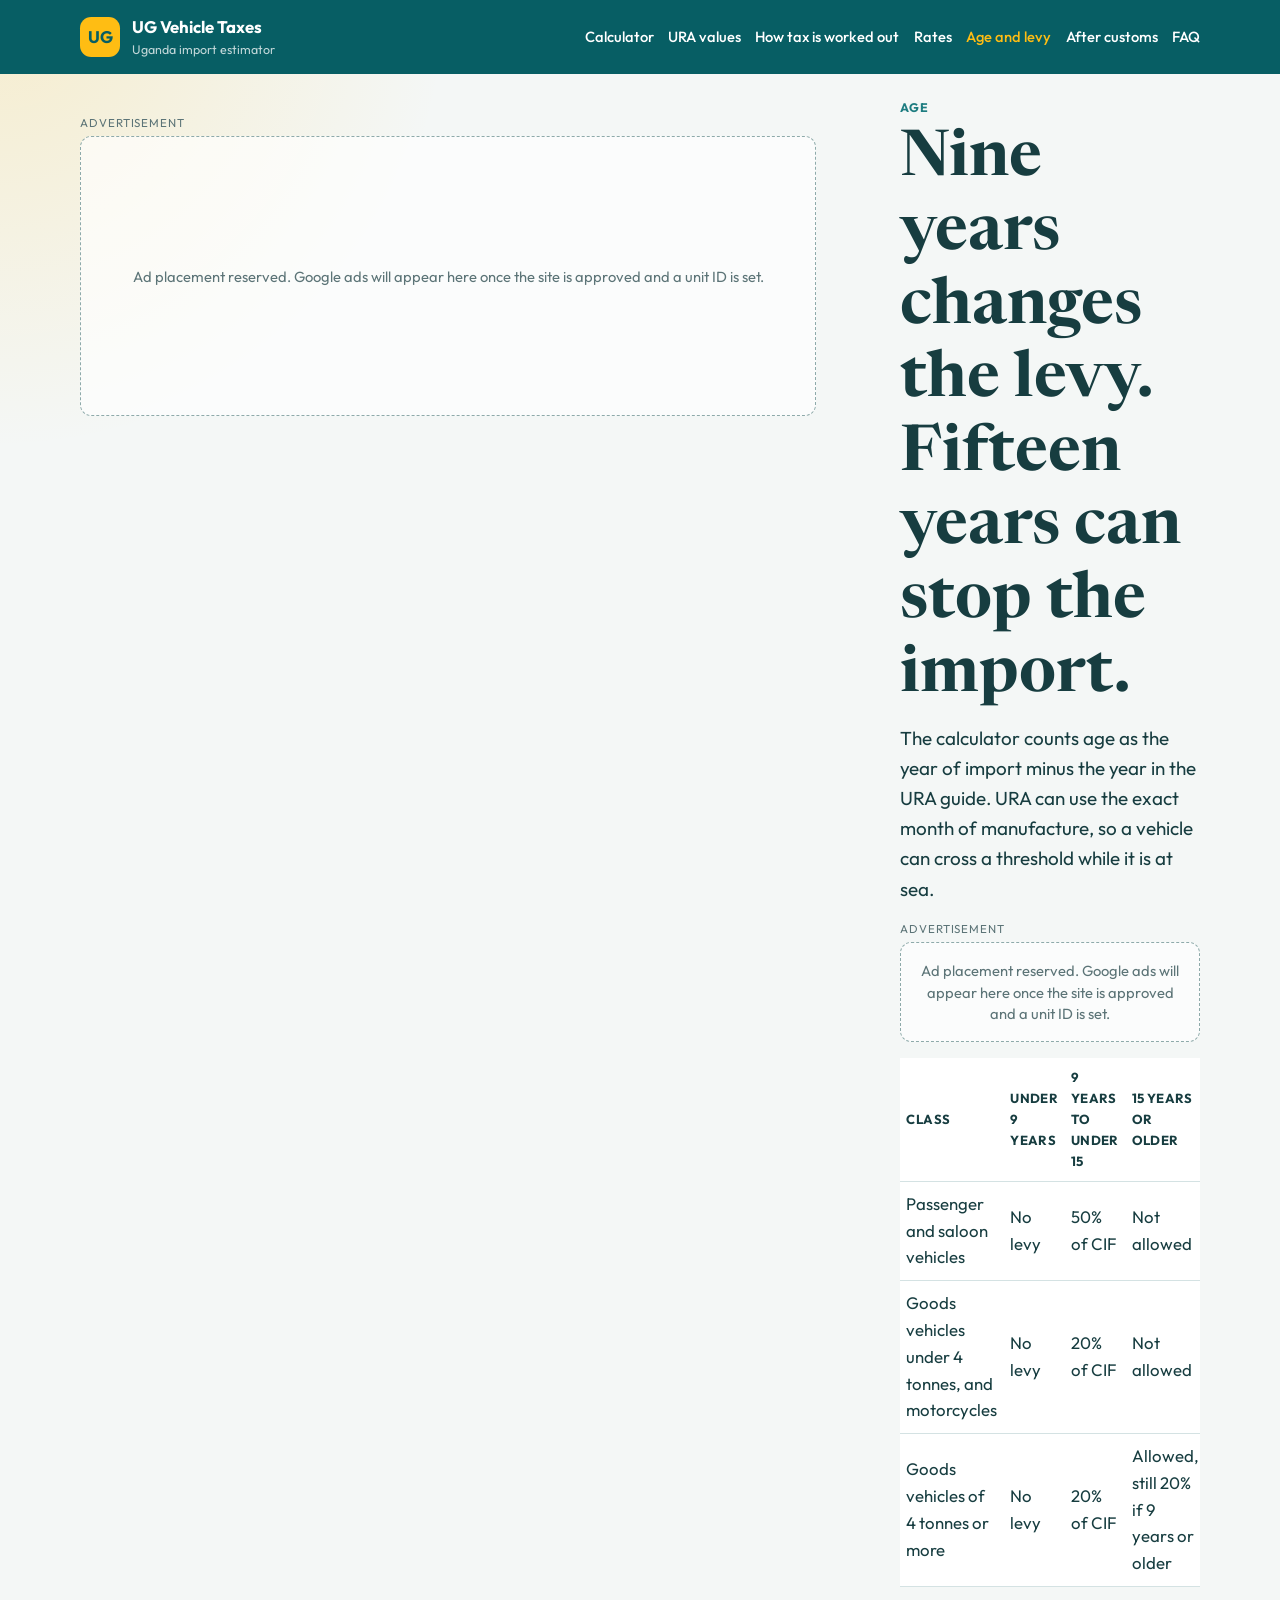
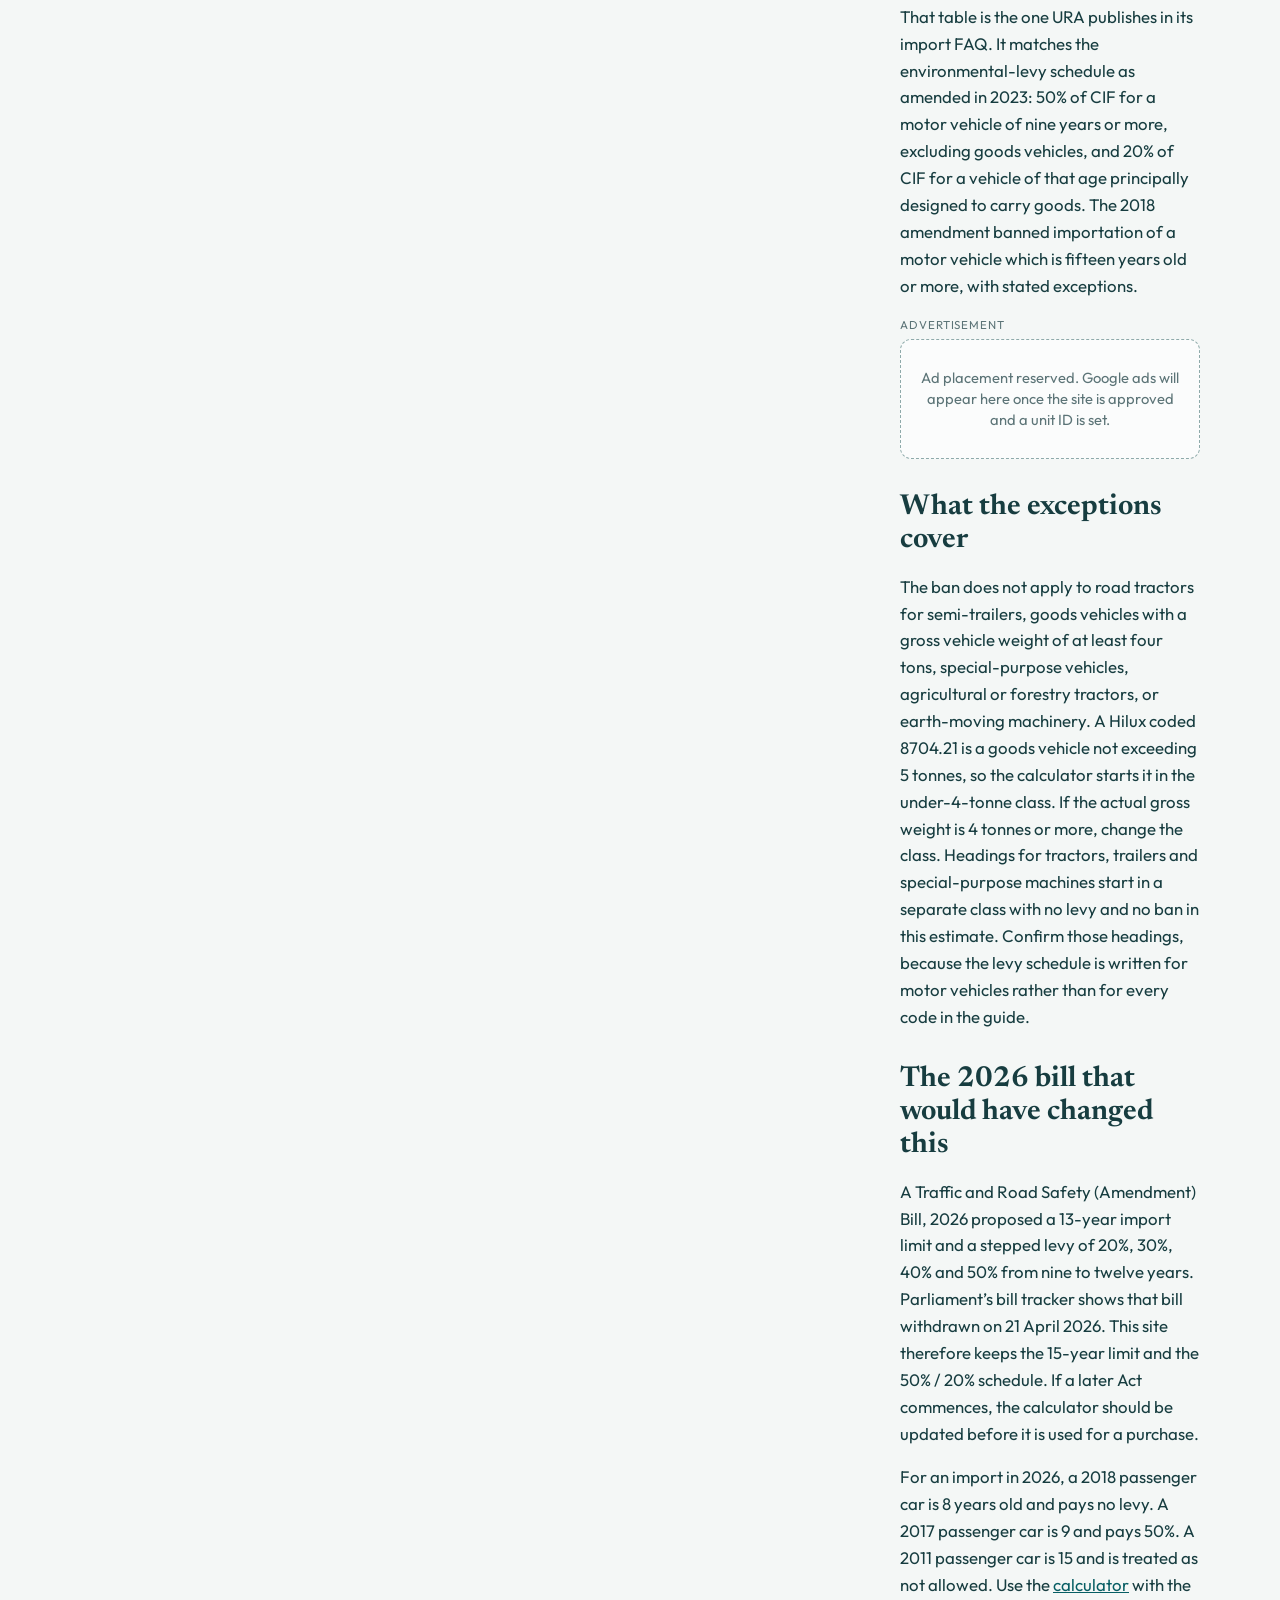
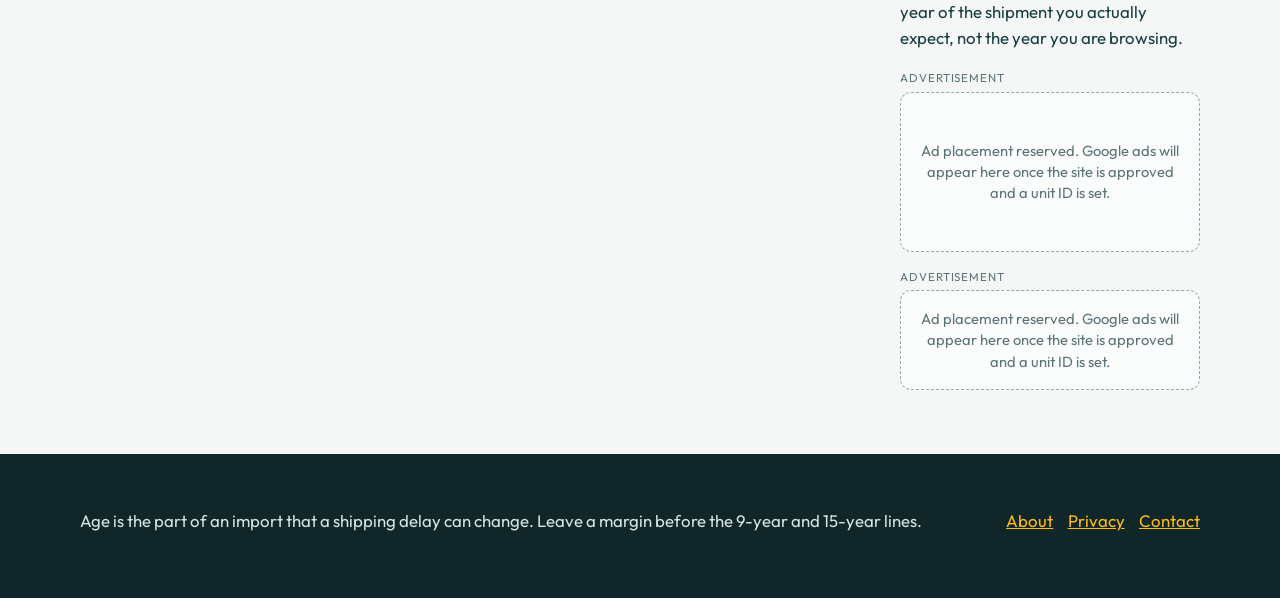
<file: age-rules.html>
<!DOCTYPE html>
<html lang="en-UG">
<head>
  <meta charset="utf-8">
  <meta name="viewport" content="width=device-width, initial-scale=1">
  <title>Uganda vehicle age limit and environmental levy | UG Vehicle Taxes</title>
  <meta name="description" content="How the 9-year environmental levy and the 15-year import limit apply to passenger cars, goods vehicles and motorcycles in Uganda.">
  <link rel="canonical" href="https://vehicletaxug.cc/age-rules.html">
  <meta name="robots" content="index, follow, max-image-preview:large, max-snippet:-1, max-video-preview:-1">
  <meta name="author" content="Potentia Motus Ventures Ltd">
  <meta name="theme-color" content="#075e64">
  <meta name="google-adsense-account" content="ca-pub-9402272089735179">
  <meta property="og:site_name" content="UG Vehicle Taxes">
  <meta property="og:type" content="website">
  <meta property="og:locale" content="en_UG">
  <meta property="og:url" content="https://vehicletaxug.cc/age-rules.html">
  <meta property="og:title" content="Uganda vehicle age limit and environmental levy | UG Vehicle Taxes">
  <meta property="og:description" content="How the 9-year environmental levy and the 15-year import limit apply to passenger cars, goods vehicles and motorcycles in Uganda.">
  <meta name="twitter:card" content="summary">
  <meta name="twitter:title" content="Uganda vehicle age limit and environmental levy | UG Vehicle Taxes">
  <meta name="twitter:description" content="How the 9-year environmental levy and the 15-year import limit apply to passenger cars, goods vehicles and motorcycles in Uganda.">
  <link rel="alternate" hreflang="en" href="https://vehicletaxug.cc/age-rules.html">
  <link rel="alternate" hreflang="x-default" href="https://vehicletaxug.cc/age-rules.html">
  <link rel="preconnect" href="https://pagead2.googlesyndication.com" crossorigin>
  <link rel="dns-prefetch" href="https://www.googletagmanager.com">
  <link rel="icon" href="favicon.svg">
  <link rel="preconnect" href="https://fonts.googleapis.com">
  <link rel="preconnect" href="https://fonts.gstatic.com" crossorigin>
  <link href="https://fonts.googleapis.com/css2?family=Newsreader:opsz,wght@6..72,500;6..72,650&family=Outfit:wght@400;500;600;700&display=swap" rel="stylesheet">
  <link rel="stylesheet" href="css/site.css">
  <script type="application/ld+json">
  {
    "@context": "https://schema.org",
    "@type": "BreadcrumbList",
    "itemListElement": [
      { "@type": "ListItem", "position": 1, "name": "Calculator", "item": "https://vehicletaxug.cc/" },
      { "@type": "ListItem", "position": 2, "name": "Age and levy", "item": "https://vehicletaxug.cc/age-rules.html" }
    ]
  }
  </script>
  <script async src="https://pagead2.googlesyndication.com/pagead/js/adsbygoogle.js?client=ca-pub-9402272089735179"
     crossorigin="anonymous"></script>
</head>
<body>
  <header class="site-header">
    <div class="wrap header-row">
      <a class="brand" href="index.html"><span class="brand-mark" aria-hidden="true">UG</span><span><strong>UG Vehicle Taxes</strong><small>Uganda import estimator</small></span></a>
      <nav aria-label="Primary">
        <a href="index.html">Calculator</a>
        <a href="valuation-guide.html">URA values</a>
        <a href="how-taxes-work.html">How tax is worked out</a>
        <a href="rates.html">Rates</a>
        <a href="age-rules.html" aria-current="page">Age and levy</a>
        <a href="after-customs.html">After customs</a>
        <a href="faq.html">FAQ</a>
      </nav>
    </div>
  </header>
  <main>
    <div class="wrap prose-layout">
      <aside class="ad-rail"><div class="ad-slot" data-slot="rail" data-format="auto"></div></aside>
      <div class="prose">
      <p class="eyebrow">Age</p>
      <h1>Nine years changes the levy. Fifteen years can stop the import.</h1>
      <p class="lede">The calculator counts age as the year of import minus the year in the URA guide. URA can use the exact month of manufacture, so a vehicle can cross a threshold while it is at sea.</p>
      <div class="ad-slot" data-slot="top"></div>
      <div class="table-wrap">
        <table class="data">
          <thead><tr><th>Class</th><th>Under 9 years</th><th>9 years to under 15</th><th>15 years or older</th></tr></thead>
          <tbody>
            <tr><td>Passenger and saloon vehicles</td><td>No levy</td><td>50% of CIF</td><td>Not allowed</td></tr>
            <tr><td>Goods vehicles under 4 tonnes, and motorcycles</td><td>No levy</td><td>20% of CIF</td><td>Not allowed</td></tr>
            <tr><td>Goods vehicles of 4 tonnes or more</td><td>No levy</td><td>20% of CIF</td><td>Allowed, still 20% if 9 years or older</td></tr>
          </tbody>
        </table>
      </div>
      <p>That table is the one URA publishes in its import FAQ. It matches the environmental-levy schedule as amended in 2023: 50% of CIF for a motor vehicle of nine years or more, excluding goods vehicles, and 20% of CIF for a vehicle of that age principally designed to carry goods. The 2018 amendment banned importation of a motor vehicle which is fifteen years old or more, with stated exceptions.</p>
      <div class="ad-slot" data-slot="article" data-format="fluid"></div>
      <h2>What the exceptions cover</h2>
      <p>The ban does not apply to road tractors for semi-trailers, goods vehicles with a gross vehicle weight of at least four tons, special-purpose vehicles, agricultural or forestry tractors, or earth-moving machinery. A Hilux coded 8704.21 is a goods vehicle not exceeding 5 tonnes, so the calculator starts it in the under-4-tonne class. If the actual gross weight is 4 tonnes or more, change the class. Headings for tractors, trailers and special-purpose machines start in a separate class with no levy and no ban in this estimate. Confirm those headings, because the levy schedule is written for motor vehicles rather than for every code in the guide.</p>
      <h2>The 2026 bill that would have changed this</h2>
      <p>A Traffic and Road Safety (Amendment) Bill, 2026 proposed a 13-year import limit and a stepped levy of 20%, 30%, 40% and 50% from nine to twelve years. Parliament’s bill tracker shows that bill withdrawn on 21 April 2026. This site therefore keeps the 15-year limit and the 50% / 20% schedule. If a later Act commences, the calculator should be updated before it is used for a purchase.</p>
      <p>For an import in 2026, a 2018 passenger car is 8 years old and pays no levy. A 2017 passenger car is 9 and pays 50%. A 2011 passenger car is 15 and is treated as not allowed. Use the <a href="index.html">calculator</a> with the year of the shipment you actually expect, not the year you are browsing.</p>
      <div class="ad-slot" data-slot="multiplex" data-format="autorelaxed"></div>
      <div class="ad-slot" data-slot="bottom"></div>
      </div>
    </div>
  </main>
  <footer class="site-footer">
    <div class="wrap footer-row">
      <p>Age is the part of an import that a shipping delay can change. Leave a margin before the 9-year and 15-year lines.</p>
      <nav aria-label="Footer"><a href="about.html">About</a><a href="privacy.html">Privacy</a><a href="contact.html">Contact</a></nav>
    </div>
  </footer>
  <script src="js/site-config.js"></script>
  <script src="js/analytics.js"></script>
  <script src="js/ads-config.js"></script>
  <script src="js/ads.js"></script>
</body>
</html>
</file>
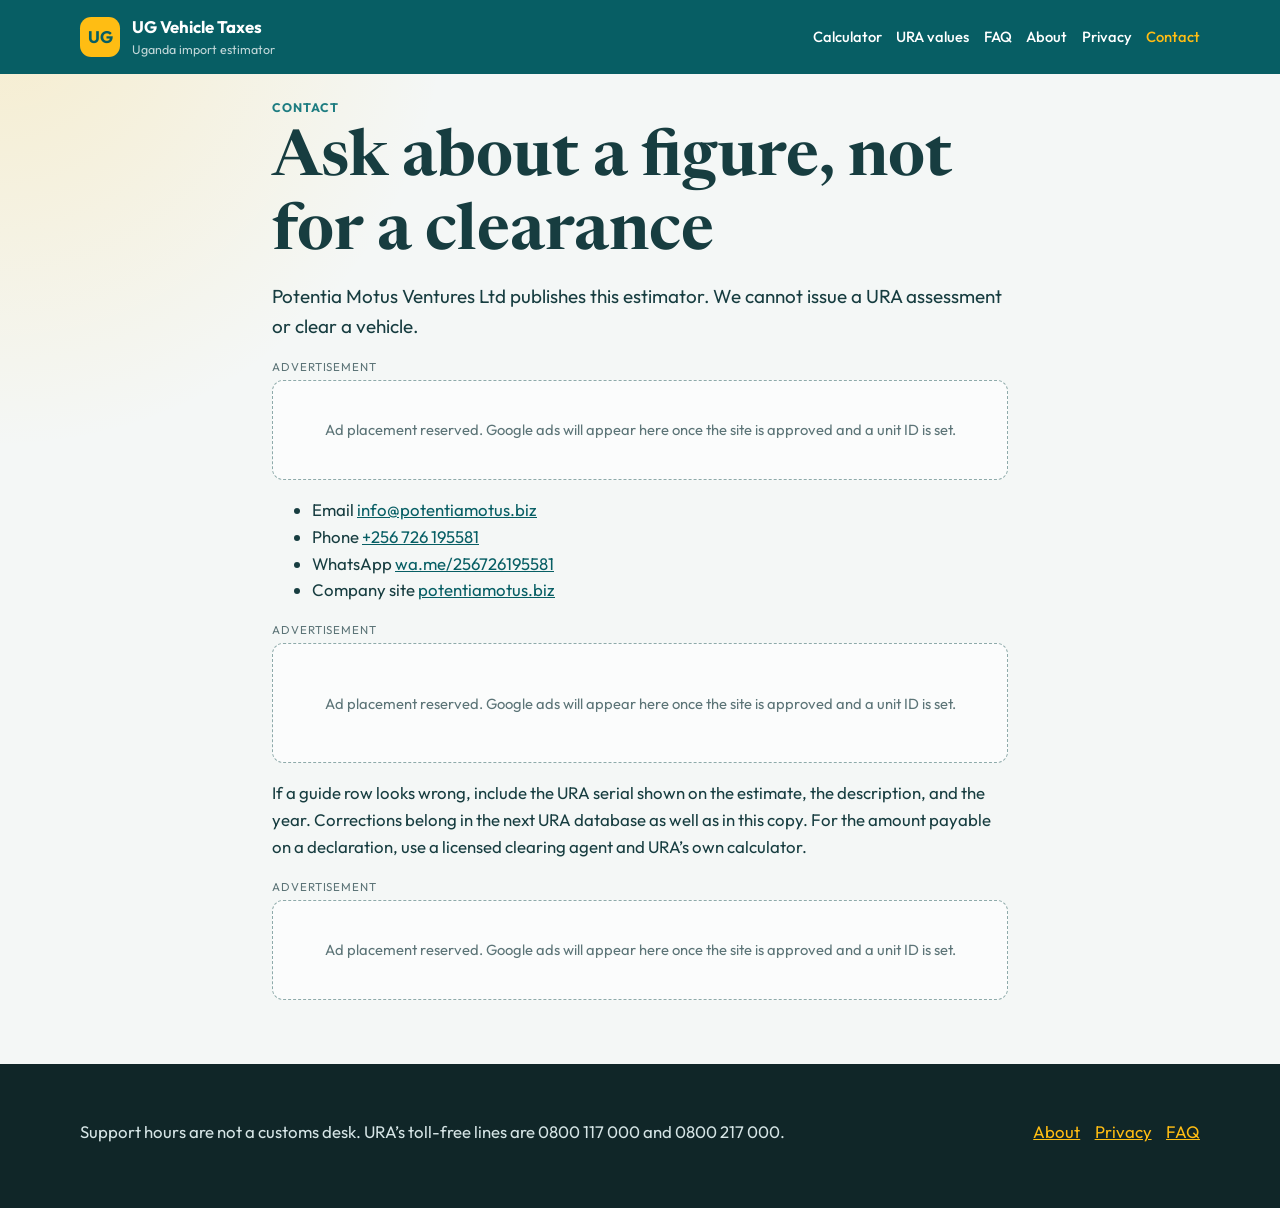
<file: contact.html>
<!DOCTYPE html>
<html lang="en-UG">
<head>
  <meta charset="utf-8">
  <meta name="viewport" content="width=device-width, initial-scale=1">
  <title>Contact | UG Vehicle Taxes</title>
  <meta name="description" content="Contact Potentia Motus Ventures Ltd about the Uganda vehicle import tax estimator.">
  <link rel="canonical" href="https://vehicletaxug.cc/contact.html">
  <meta name="robots" content="index, follow, max-image-preview:large, max-snippet:-1, max-video-preview:-1">
  <meta name="author" content="Potentia Motus Ventures Ltd">
  <meta name="theme-color" content="#075e64">
  <meta name="google-adsense-account" content="ca-pub-9402272089735179">
  <meta property="og:site_name" content="UG Vehicle Taxes">
  <meta property="og:type" content="website">
  <meta property="og:locale" content="en_UG">
  <meta property="og:url" content="https://vehicletaxug.cc/contact.html">
  <meta property="og:title" content="Contact | UG Vehicle Taxes">
  <meta property="og:description" content="Contact Potentia Motus Ventures Ltd about the Uganda vehicle import tax estimator.">
  <meta name="twitter:card" content="summary">
  <meta name="twitter:title" content="Contact | UG Vehicle Taxes">
  <meta name="twitter:description" content="Contact Potentia Motus Ventures Ltd about the Uganda vehicle import tax estimator.">
  <link rel="alternate" hreflang="en" href="https://vehicletaxug.cc/contact.html">
  <link rel="alternate" hreflang="x-default" href="https://vehicletaxug.cc/contact.html">
  <link rel="preconnect" href="https://pagead2.googlesyndication.com" crossorigin>
  <link rel="dns-prefetch" href="https://www.googletagmanager.com">
  <link rel="icon" href="favicon.svg">
  <link rel="preconnect" href="https://fonts.googleapis.com">
  <link rel="preconnect" href="https://fonts.gstatic.com" crossorigin>
  <link href="https://fonts.googleapis.com/css2?family=Newsreader:opsz,wght@6..72,500;6..72,650&family=Outfit:wght@400;500;600;700&display=swap" rel="stylesheet">
  <link rel="stylesheet" href="css/site.css">
  <script type="application/ld+json">
  {
    "@context": "https://schema.org",
    "@type": "BreadcrumbList",
    "itemListElement": [
      { "@type": "ListItem", "position": 1, "name": "Calculator", "item": "https://vehicletaxug.cc/" },
      { "@type": "ListItem", "position": 2, "name": "Contact", "item": "https://vehicletaxug.cc/contact.html" }
    ]
  }
  </script>
  <script async src="https://pagead2.googlesyndication.com/pagead/js/adsbygoogle.js?client=ca-pub-9402272089735179"
     crossorigin="anonymous"></script>
</head>
<body>
  <header class="site-header">
    <div class="wrap header-row">
      <a class="brand" href="index.html"><span class="brand-mark" aria-hidden="true">UG</span><span><strong>UG Vehicle Taxes</strong><small>Uganda import estimator</small></span></a>
      <nav aria-label="Primary">
        <a href="index.html">Calculator</a>
        <a href="valuation-guide.html">URA values</a>
        <a href="faq.html">FAQ</a>
        <a href="about.html">About</a>
        <a href="privacy.html">Privacy</a>
        <a href="contact.html" aria-current="page">Contact</a>
      </nav>
    </div>
  </header>
  <main>
    <div class="wrap prose">
      <p class="eyebrow">Contact</p>
      <h1>Ask about a figure, not for a clearance</h1>
      <p class="lede">Potentia Motus Ventures Ltd publishes this estimator. We cannot issue a URA assessment or clear a vehicle.</p>
      <div class="ad-slot" data-slot="top"></div>
      <ul>
        <li>Email <a href="mailto:info@potentiamotus.biz">info@potentiamotus.biz</a></li>
        <li>Phone <a href="tel:+256726195581">+256 726 195581</a></li>
        <li>WhatsApp <a href="https://wa.me/256726195581">wa.me/256726195581</a></li>
        <li>Company site <a href="https://potentiamotus.biz">potentiamotus.biz</a></li>
      </ul>
      <div class="ad-slot" data-slot="article" data-format="fluid"></div>
      <p>If a guide row looks wrong, include the URA serial shown on the estimate, the description, and the year. Corrections belong in the next URA database as well as in this copy. For the amount payable on a declaration, use a licensed clearing agent and URA’s own calculator.</p>
      <div class="ad-slot" data-slot="bottom"></div>
    </div>
  </main>
  <footer class="site-footer">
    <div class="wrap footer-row">
      <p>Support hours are not a customs desk. URA’s toll-free lines are 0800 117 000 and 0800 217 000.</p>
      <nav aria-label="Footer"><a href="about.html">About</a><a href="privacy.html">Privacy</a><a href="faq.html">FAQ</a></nav>
    </div>
  </footer>
  <script src="js/site-config.js"></script>
  <script src="js/analytics.js"></script>
  <script src="js/ads-config.js"></script>
  <script src="js/ads.js"></script>
</body>
</html>
</file>
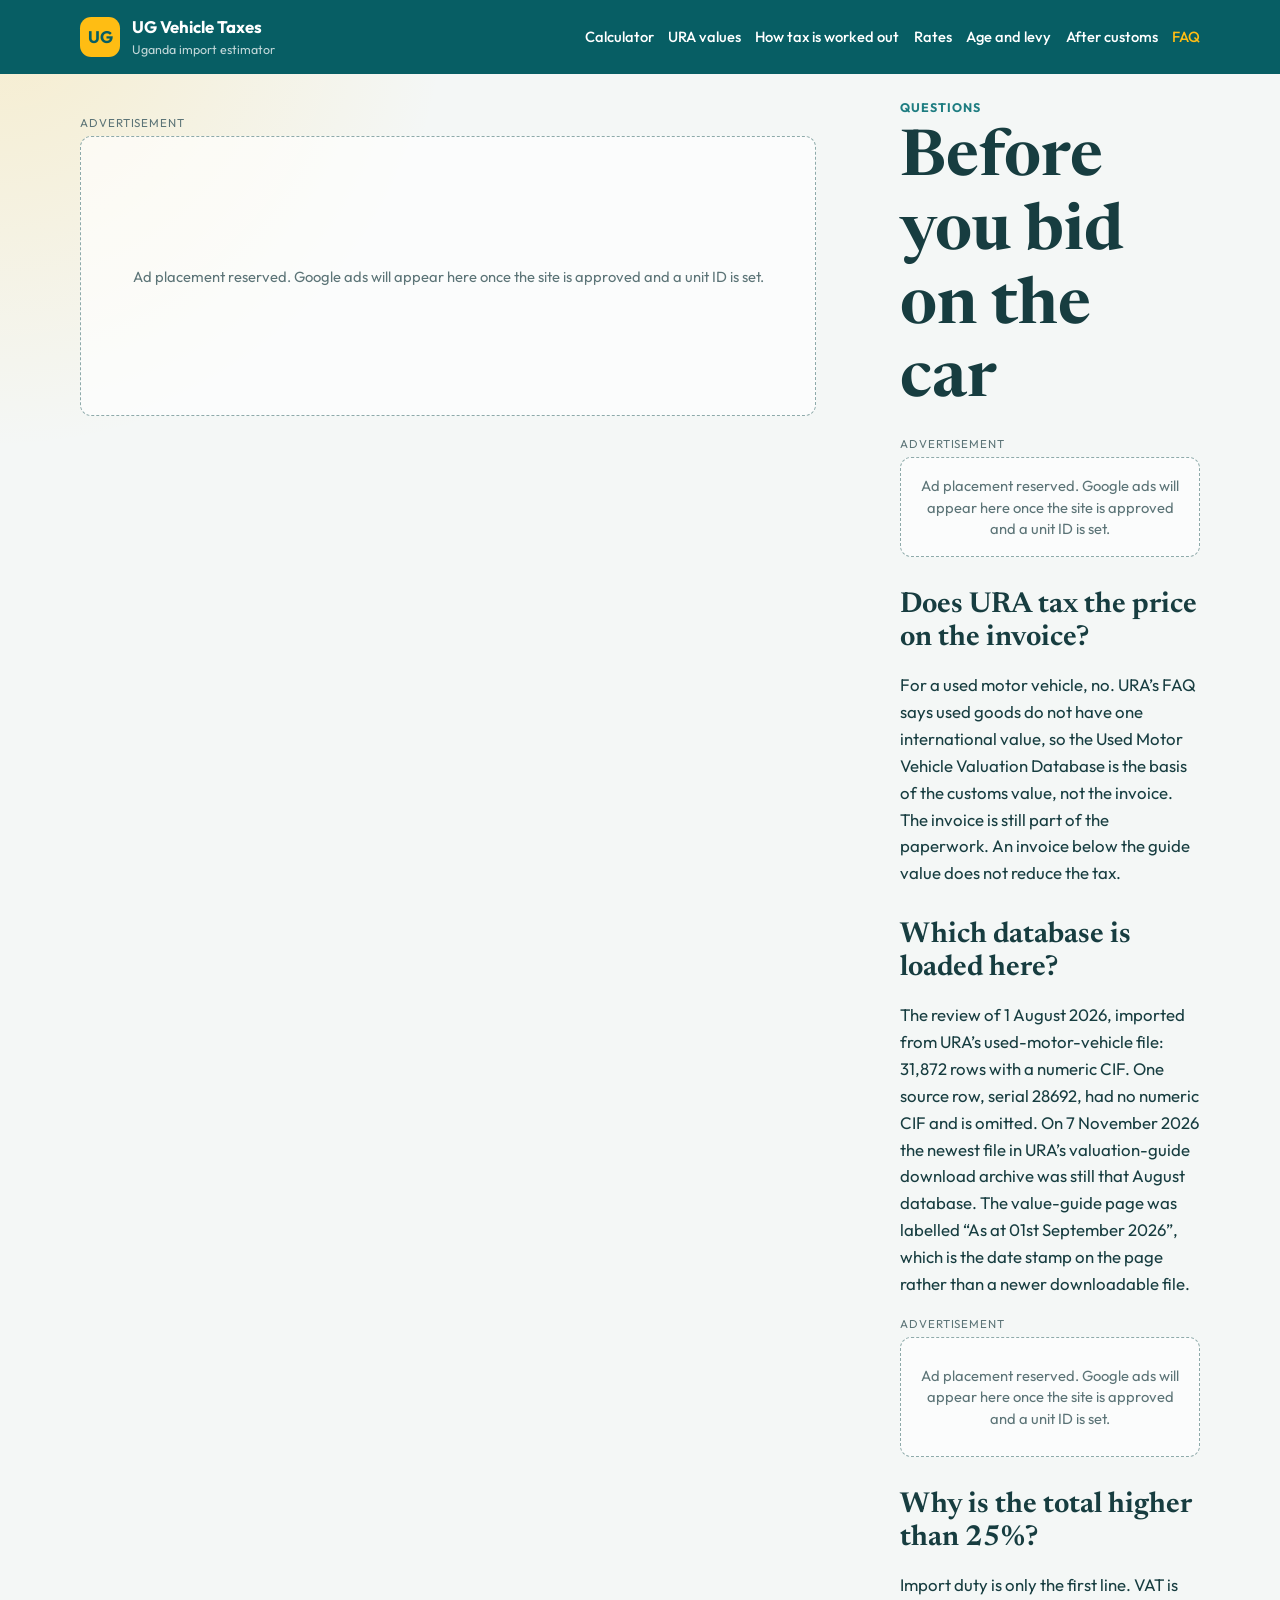
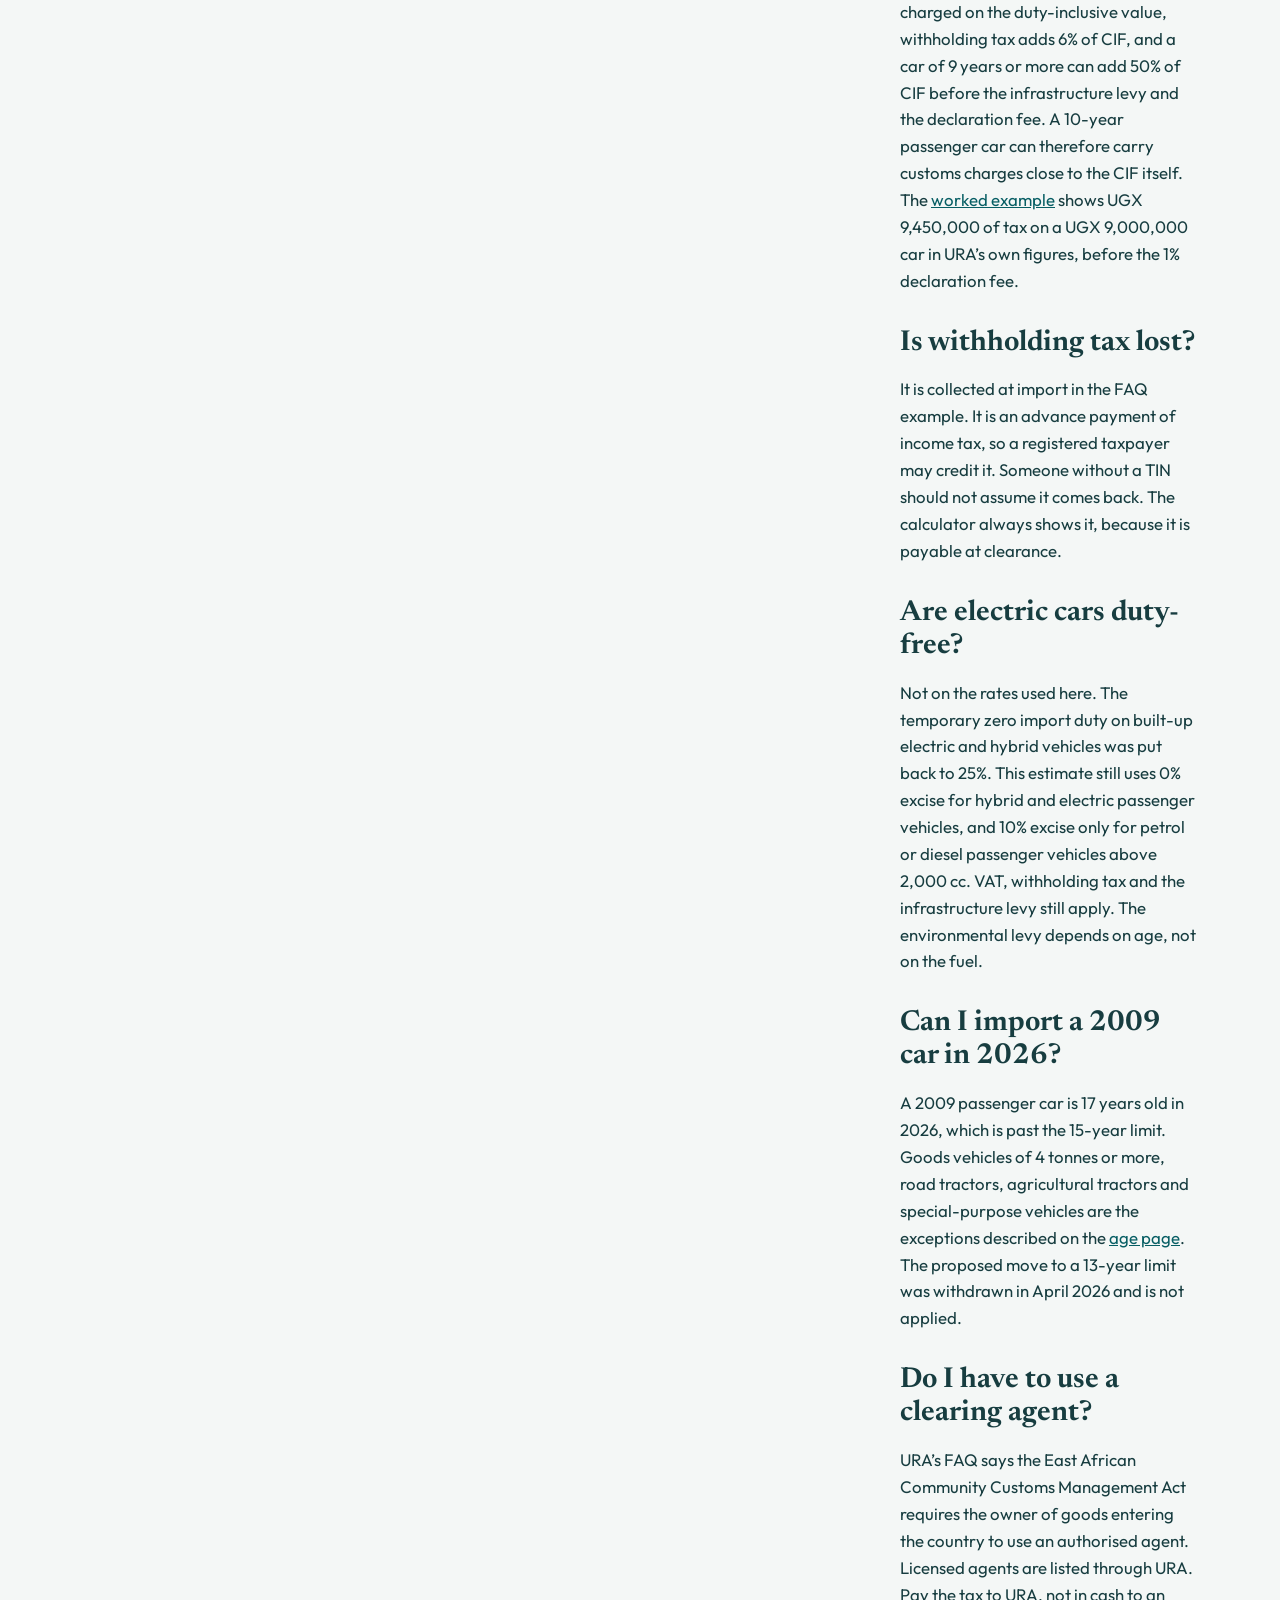
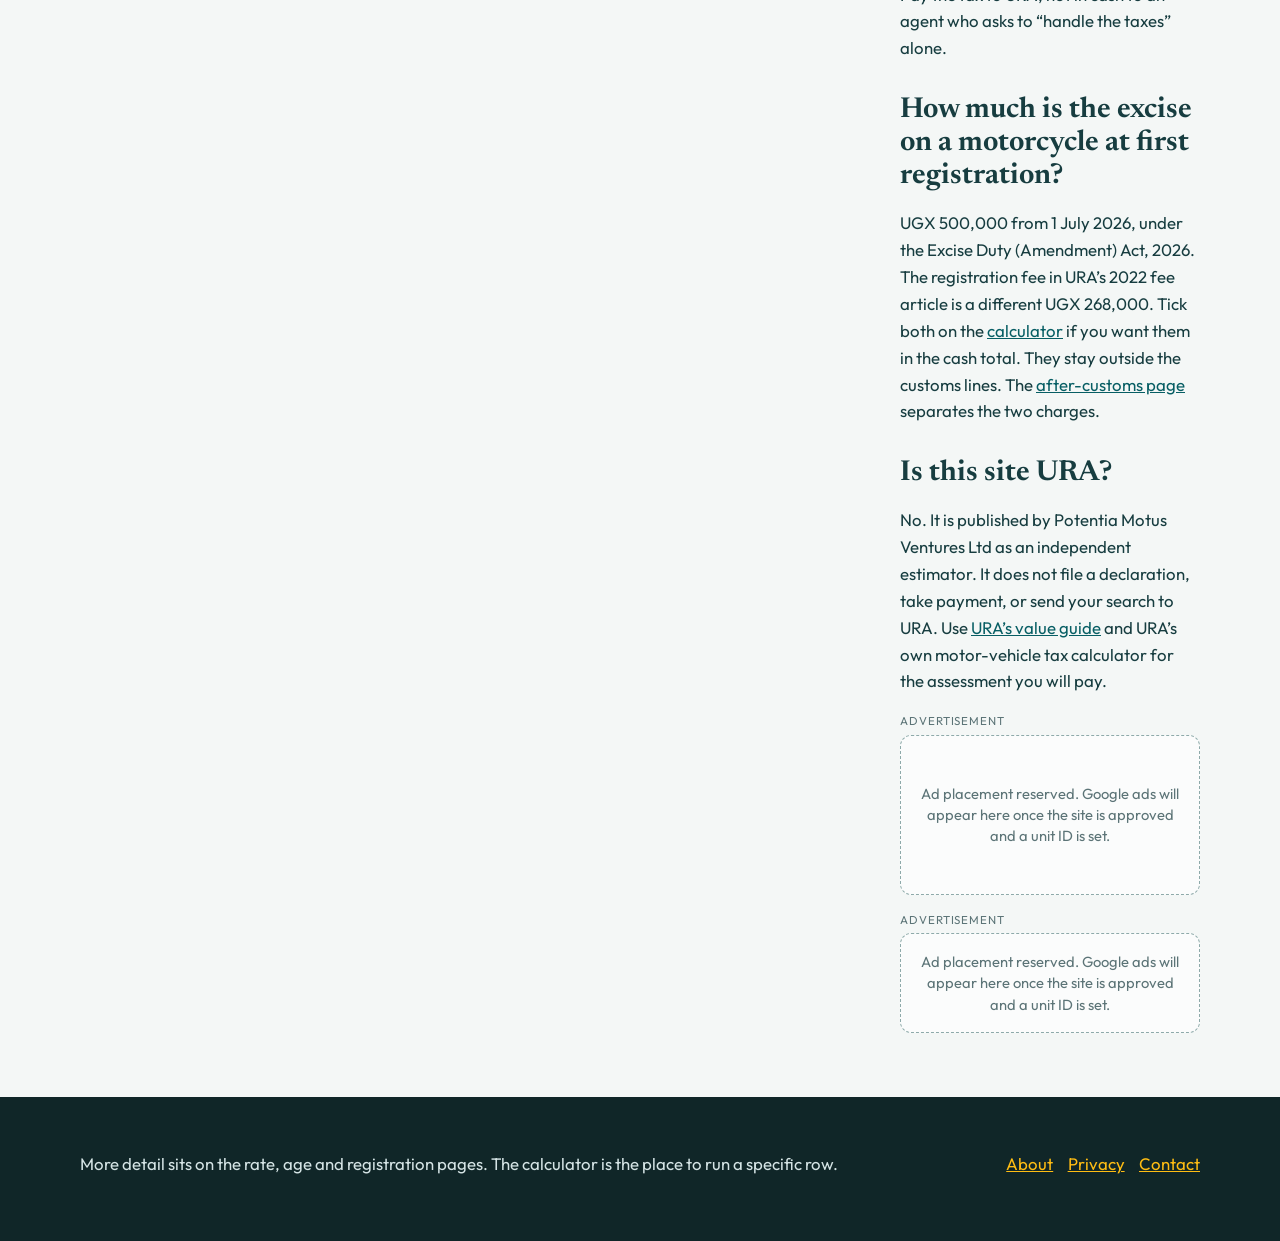
<file: faq.html>
<!DOCTYPE html>
<html lang="en-UG">
<head>
  <meta charset="utf-8">
  <meta name="viewport" content="width=device-width, initial-scale=1">
  <title>Uganda vehicle import tax FAQ | UG Vehicle Taxes</title>
  <meta name="description" content="Answers on URA vehicle valuation, the 15-year rule, withholding tax, and why an invoice price does not set the customs value.">
  <link rel="canonical" href="https://vehicletaxug.cc/faq.html">
  <meta name="robots" content="index, follow, max-image-preview:large, max-snippet:-1, max-video-preview:-1">
  <meta name="author" content="Potentia Motus Ventures Ltd">
  <meta name="theme-color" content="#075e64">
  <meta name="google-adsense-account" content="ca-pub-9402272089735179">
  <meta property="og:site_name" content="UG Vehicle Taxes">
  <meta property="og:type" content="website">
  <meta property="og:locale" content="en_UG">
  <meta property="og:url" content="https://vehicletaxug.cc/faq.html">
  <meta property="og:title" content="Uganda vehicle import tax FAQ | UG Vehicle Taxes">
  <meta property="og:description" content="Answers on URA vehicle valuation, the 15-year rule, withholding tax, and why an invoice price does not set the customs value.">
  <meta name="twitter:card" content="summary">
  <meta name="twitter:title" content="Uganda vehicle import tax FAQ | UG Vehicle Taxes">
  <meta name="twitter:description" content="Answers on URA vehicle valuation, the 15-year rule, withholding tax, and why an invoice price does not set the customs value.">
  <link rel="alternate" hreflang="en" href="https://vehicletaxug.cc/faq.html">
  <link rel="alternate" hreflang="x-default" href="https://vehicletaxug.cc/faq.html">
  <link rel="preconnect" href="https://pagead2.googlesyndication.com" crossorigin>
  <link rel="dns-prefetch" href="https://www.googletagmanager.com">
  <link rel="icon" href="favicon.svg">
  <link rel="preconnect" href="https://fonts.googleapis.com">
  <link rel="preconnect" href="https://fonts.gstatic.com" crossorigin>
  <link href="https://fonts.googleapis.com/css2?family=Newsreader:opsz,wght@6..72,500;6..72,650&family=Outfit:wght@400;500;600;700&display=swap" rel="stylesheet">
  <link rel="stylesheet" href="css/site.css">
  <script type="application/ld+json">
  {
    "@context": "https://schema.org",
    "@type": "BreadcrumbList",
    "itemListElement": [
      { "@type": "ListItem", "position": 1, "name": "Calculator", "item": "https://vehicletaxug.cc/" },
      { "@type": "ListItem", "position": 2, "name": "FAQ", "item": "https://vehicletaxug.cc/faq.html" }
    ]
  }
  </script>
  <script async src="https://pagead2.googlesyndication.com/pagead/js/adsbygoogle.js?client=ca-pub-9402272089735179"
     crossorigin="anonymous"></script>
  <script type="application/ld+json">
  {
    "@context": "https://schema.org",
    "@type": "FAQPage",
    "mainEntity": [
      {
        "@type": "Question",
        "name": "Does URA tax the price on the invoice?",
        "acceptedAnswer": {
          "@type": "Answer",
          "text": "No. URA says the Used Motor Vehicle Valuation Database, not the invoice, is the basis for valuing a used motor vehicle."
        }
      },
      {
        "@type": "Question",
        "name": "Which database is loaded here?",
        "acceptedAnswer": {
          "@type": "Answer",
          "text": "The URA Used Motor Vehicle Database reviewed on 1 August 2026, with 31,872 numeric CIF entries. On 7 November 2026 that was still the newest file in URA’s valuation-guide download archive."
        }
      },
      {
        "@type": "Question",
        "name": "Why is the total higher than 25%?",
        "acceptedAnswer": {
          "@type": "Answer",
          "text": "Import duty is only the first line. VAT is charged on the duty-inclusive value, withholding tax adds 6% of CIF, and a car of 9 years or more can add 50% of CIF before the infrastructure levy and the declaration fee."
        }
      },
      {
        "@type": "Question",
        "name": "Are electric cars duty-free in Uganda?",
        "acceptedAnswer": {
          "@type": "Answer",
          "text": "Not on the rates used here. The temporary zero import duty on built-up electric and hybrid vehicles was put back to 25%. VAT, withholding tax and the infrastructure levy still apply."
        }
      },
      {
        "@type": "Question",
        "name": "Can I import a 2009 car into Uganda in 2026?",
        "acceptedAnswer": {
          "@type": "Answer",
          "text": "A 2009 passenger car is 17 years old in 2026, which is past the 15-year limit. Goods vehicles of 4 tonnes or more, road tractors, agricultural tractors and special-purpose vehicles are the main exceptions."
        }
      },
      {
        "@type": "Question",
        "name": "How much is the excise on a motorcycle at first registration?",
        "acceptedAnswer": {
          "@type": "Answer",
          "text": "UGX 500,000 from 1 July 2026, under the Excise Duty (Amendment) Act, 2026. The registration fee in URA’s 2022 fee article is a different UGX 268,000."
        }
      },
      {
        "@type": "Question",
        "name": "How old can a passenger car be?",
        "acceptedAnswer": {
          "@type": "Answer",
          "text": "A passenger car of 15 years or more from manufacture is not allowed. From 9 years and under 15, the environmental levy is 50 percent of CIF."
        }
      },
      {
        "@type": "Question",
        "name": "Is UG Vehicle Taxes part of URA?",
        "acceptedAnswer": {
          "@type": "Answer",
          "text": "No. It is published by Potentia Motus Ventures Ltd as an independent estimator. It does not file a declaration, take payment, or send your search to URA."
        }
      }
    ]
  }
  </script>
</head>
<body>
  <header class="site-header">
    <div class="wrap header-row">
      <a class="brand" href="index.html"><span class="brand-mark" aria-hidden="true">UG</span><span><strong>UG Vehicle Taxes</strong><small>Uganda import estimator</small></span></a>
      <nav aria-label="Primary">
        <a href="index.html">Calculator</a>
        <a href="valuation-guide.html">URA values</a>
        <a href="how-taxes-work.html">How tax is worked out</a>
        <a href="rates.html">Rates</a>
        <a href="age-rules.html">Age and levy</a>
        <a href="after-customs.html">After customs</a>
        <a href="faq.html" aria-current="page">FAQ</a>
      </nav>
    </div>
  </header>
  <main>
    <div class="wrap prose-layout">
      <aside class="ad-rail"><div class="ad-slot" data-slot="rail" data-format="auto"></div></aside>
      <div class="prose">
      <p class="eyebrow">Questions</p>
      <h1>Before you bid on the car</h1>
      <div class="ad-slot" data-slot="top"></div>
      <h2>Does URA tax the price on the invoice?</h2>
      <p>For a used motor vehicle, no. URA’s FAQ says used goods do not have one international value, so the Used Motor Vehicle Valuation Database is the basis of the customs value, not the invoice. The invoice is still part of the paperwork. An invoice below the guide value does not reduce the tax.</p>
      <h2>Which database is loaded here?</h2>
      <p>The review of 1 August 2026, imported from URA’s used-motor-vehicle file: 31,872 rows with a numeric CIF. One source row, serial 28692, had no numeric CIF and is omitted. On 7 November 2026 the newest file in URA’s valuation-guide download archive was still that August database. The value-guide page was labelled “As at 01st September 2026”, which is the date stamp on the page rather than a newer downloadable file.</p>
      <div class="ad-slot" data-slot="article" data-format="fluid"></div>
      <h2>Why is the total higher than 25%?</h2>
      <p>Import duty is only the first line. VAT is charged on the duty-inclusive value, withholding tax adds 6% of CIF, and a car of 9 years or more can add 50% of CIF before the infrastructure levy and the declaration fee. A 10-year passenger car can therefore carry customs charges close to the CIF itself. The <a href="how-taxes-work.html">worked example</a> shows UGX 9,450,000 of tax on a UGX 9,000,000 car in URA’s own figures, before the 1% declaration fee.</p>
      <h2>Is withholding tax lost?</h2>
      <p>It is collected at import in the FAQ example. It is an advance payment of income tax, so a registered taxpayer may credit it. Someone without a TIN should not assume it comes back. The calculator always shows it, because it is payable at clearance.</p>
      <h2>Are electric cars duty-free?</h2>
      <p>Not on the rates used here. The temporary zero import duty on built-up electric and hybrid vehicles was put back to 25%. This estimate still uses 0% excise for hybrid and electric passenger vehicles, and 10% excise only for petrol or diesel passenger vehicles above 2,000 cc. VAT, withholding tax and the infrastructure levy still apply. The environmental levy depends on age, not on the fuel.</p>
      <h2>Can I import a 2009 car in 2026?</h2>
      <p>A 2009 passenger car is 17 years old in 2026, which is past the 15-year limit. Goods vehicles of 4 tonnes or more, road tractors, agricultural tractors and special-purpose vehicles are the exceptions described on the <a href="age-rules.html">age page</a>. The proposed move to a 13-year limit was withdrawn in April 2026 and is not applied.</p>
      <h2>Do I have to use a clearing agent?</h2>
      <p>URA’s FAQ says the East African Community Customs Management Act requires the owner of goods entering the country to use an authorised agent. Licensed agents are listed through URA. Pay the tax to URA, not in cash to an agent who asks to “handle the taxes” alone.</p>
      <h2>How much is the excise on a motorcycle at first registration?</h2>
      <p>UGX 500,000 from 1 July 2026, under the Excise Duty (Amendment) Act, 2026. The registration fee in URA’s 2022 fee article is a different UGX 268,000. Tick both on the <a href="index.html">calculator</a> if you want them in the cash total. They stay outside the customs lines. The <a href="after-customs.html">after-customs page</a> separates the two charges.</p>
      <h2>Is this site URA?</h2>
      <p>No. It is published by Potentia Motus Ventures Ltd as an independent estimator. It does not file a declaration, take payment, or send your search to URA. Use <a href="https://ura.go.ug/en/motor-vehicle-value-guide/">URA’s value guide</a> and URA’s own motor-vehicle tax calculator for the assessment you will pay.</p>
      <div class="ad-slot" data-slot="multiplex" data-format="autorelaxed"></div>
      <div class="ad-slot" data-slot="bottom"></div>
      </div>
    </div>
  </main>
  <footer class="site-footer">
    <div class="wrap footer-row">
      <p>More detail sits on the rate, age and registration pages. The calculator is the place to run a specific row.</p>
      <nav aria-label="Footer"><a href="about.html">About</a><a href="privacy.html">Privacy</a><a href="contact.html">Contact</a></nav>
    </div>
  </footer>
  <script src="js/site-config.js"></script>
  <script src="js/analytics.js"></script>
  <script src="js/ads-config.js"></script>
  <script src="js/ads.js"></script>
</body>
</html>
</file>
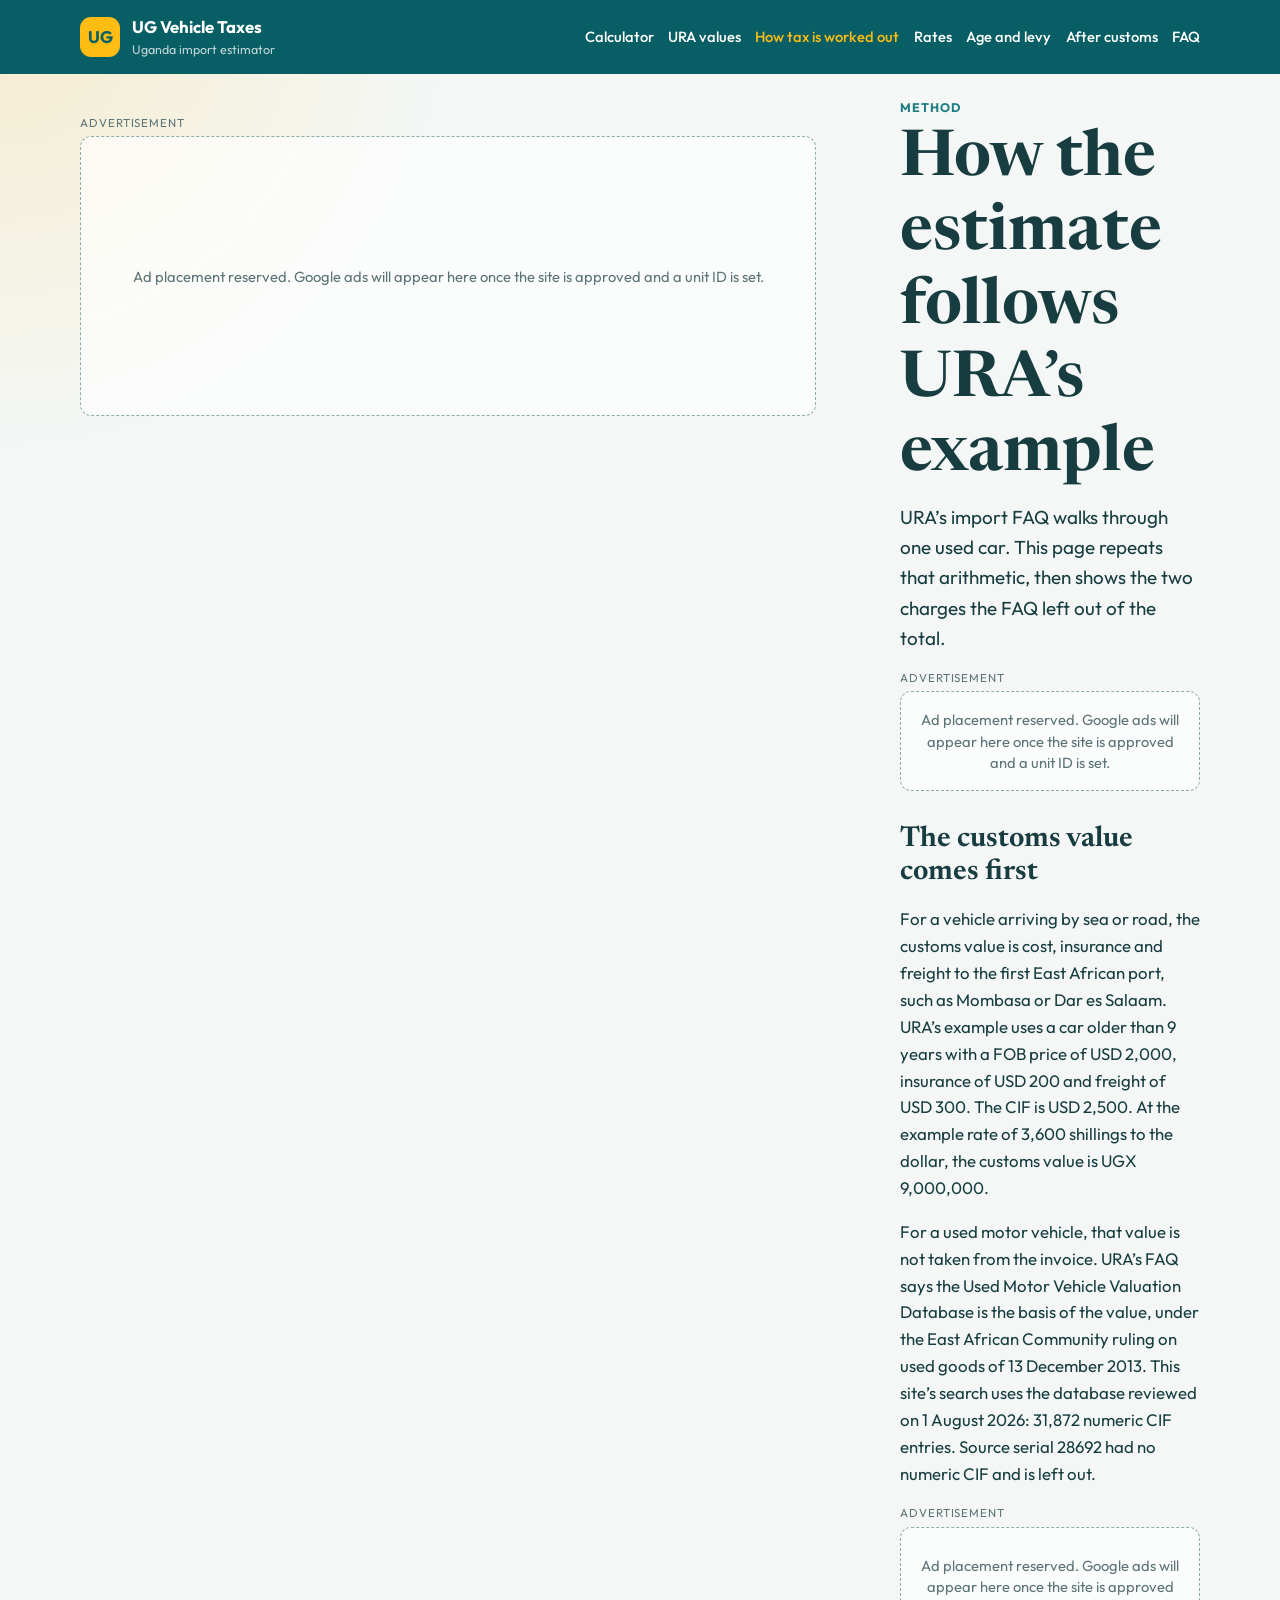
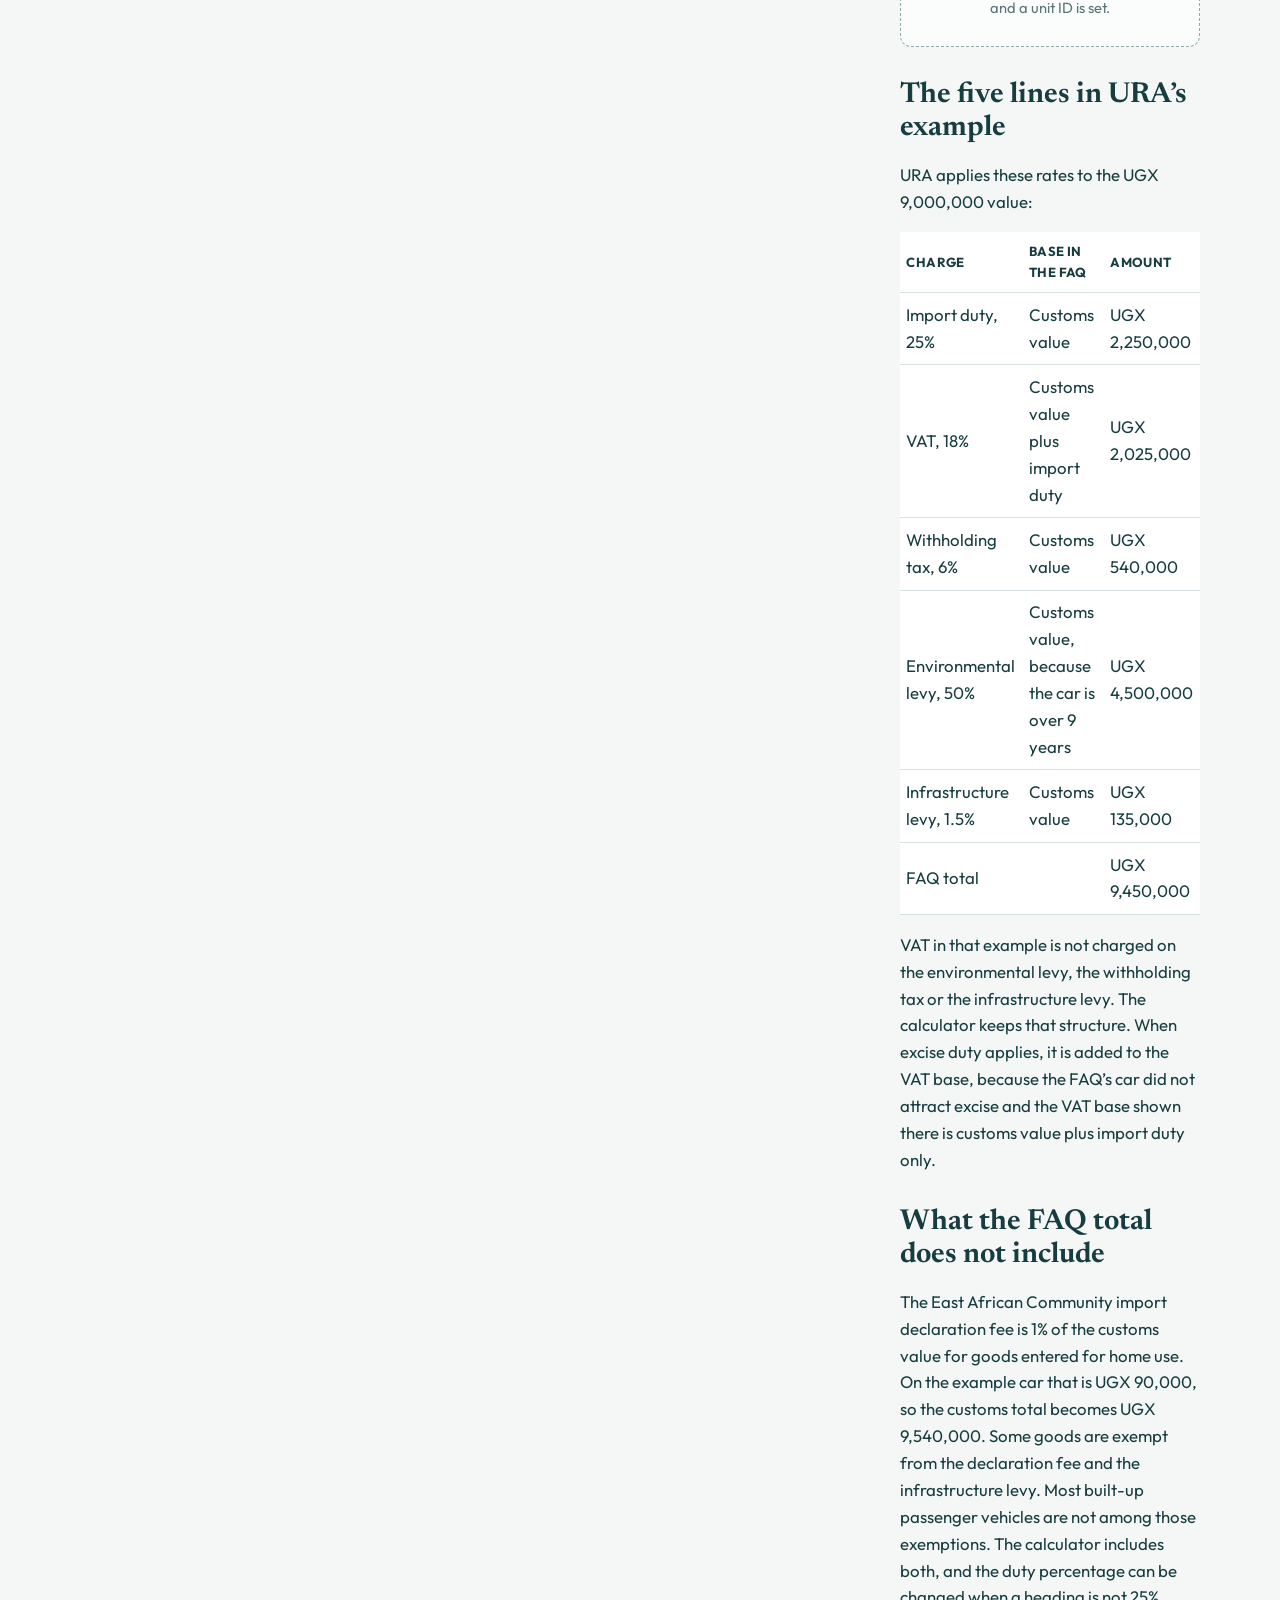
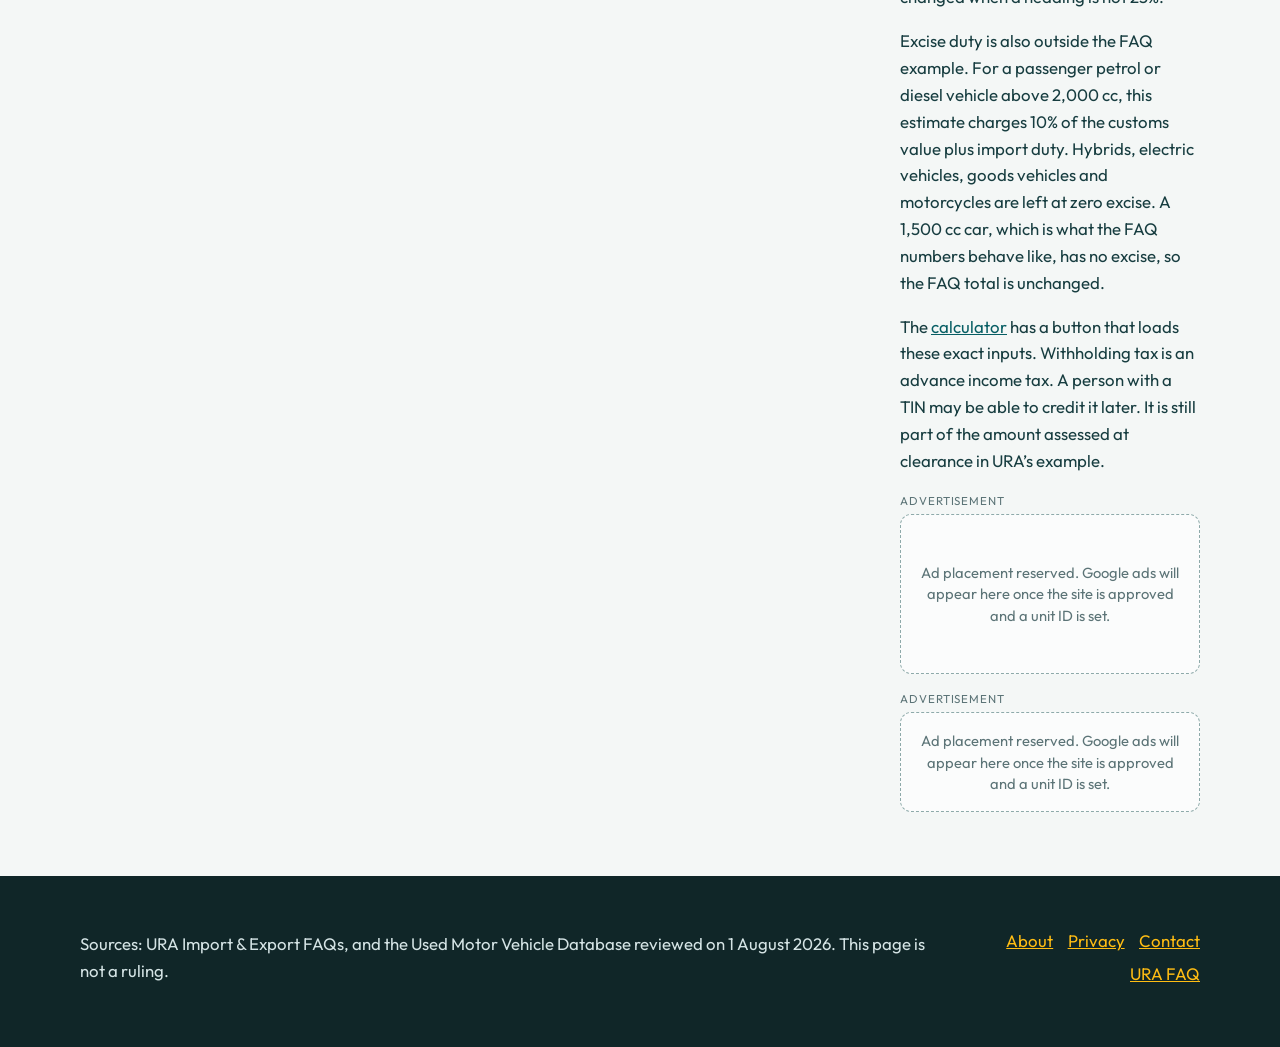
<file: how-taxes-work.html>
<!DOCTYPE html>
<html lang="en-UG">
<head>
  <meta charset="utf-8">
  <meta name="viewport" content="width=device-width, initial-scale=1">
  <title>How Uganda calculates motor vehicle import tax | UG Vehicle Taxes</title>
  <meta name="description" content="The URA worked example for a used car, plus excise duty and the import declaration fee, explained line by line.">
  <link rel="canonical" href="https://vehicletaxug.cc/how-taxes-work.html">
  <meta name="robots" content="index, follow, max-image-preview:large, max-snippet:-1, max-video-preview:-1">
  <meta name="author" content="Potentia Motus Ventures Ltd">
  <meta name="theme-color" content="#075e64">
  <meta name="google-adsense-account" content="ca-pub-9402272089735179">
  <meta property="og:site_name" content="UG Vehicle Taxes">
  <meta property="og:type" content="website">
  <meta property="og:locale" content="en_UG">
  <meta property="og:url" content="https://vehicletaxug.cc/how-taxes-work.html">
  <meta property="og:title" content="How Uganda calculates motor vehicle import tax | UG Vehicle Taxes">
  <meta property="og:description" content="The URA worked example for a used car, plus excise duty and the import declaration fee, explained line by line.">
  <meta name="twitter:card" content="summary">
  <meta name="twitter:title" content="How Uganda calculates motor vehicle import tax | UG Vehicle Taxes">
  <meta name="twitter:description" content="The URA worked example for a used car, plus excise duty and the import declaration fee, explained line by line.">
  <link rel="alternate" hreflang="en" href="https://vehicletaxug.cc/how-taxes-work.html">
  <link rel="alternate" hreflang="x-default" href="https://vehicletaxug.cc/how-taxes-work.html">
  <link rel="preconnect" href="https://pagead2.googlesyndication.com" crossorigin>
  <link rel="dns-prefetch" href="https://www.googletagmanager.com">
  <link rel="icon" href="favicon.svg">
  <link rel="preconnect" href="https://fonts.googleapis.com">
  <link rel="preconnect" href="https://fonts.gstatic.com" crossorigin>
  <link href="https://fonts.googleapis.com/css2?family=Newsreader:opsz,wght@6..72,500;6..72,650&family=Outfit:wght@400;500;600;700&display=swap" rel="stylesheet">
  <link rel="stylesheet" href="css/site.css">
  <script type="application/ld+json">
  {
    "@context": "https://schema.org",
    "@type": "BreadcrumbList",
    "itemListElement": [
      { "@type": "ListItem", "position": 1, "name": "Calculator", "item": "https://vehicletaxug.cc/" },
      { "@type": "ListItem", "position": 2, "name": "How tax is worked out", "item": "https://vehicletaxug.cc/how-taxes-work.html" }
    ]
  }
  </script>
  <script async src="https://pagead2.googlesyndication.com/pagead/js/adsbygoogle.js?client=ca-pub-9402272089735179"
     crossorigin="anonymous"></script>
</head>
<body>
  <header class="site-header">
    <div class="wrap header-row">
      <a class="brand" href="index.html"><span class="brand-mark" aria-hidden="true">UG</span><span><strong>UG Vehicle Taxes</strong><small>Uganda import estimator</small></span></a>
      <nav aria-label="Primary">
        <a href="index.html">Calculator</a>
        <a href="valuation-guide.html">URA values</a>
        <a href="how-taxes-work.html" aria-current="page">How tax is worked out</a>
        <a href="rates.html">Rates</a>
        <a href="age-rules.html">Age and levy</a>
        <a href="after-customs.html">After customs</a>
        <a href="faq.html">FAQ</a>
      </nav>
    </div>
  </header>
  <main>
    <div class="wrap prose-layout">
      <aside class="ad-rail"><div class="ad-slot" data-slot="rail" data-format="auto"></div></aside>
      <div class="prose">
      <p class="eyebrow">Method</p>
      <h1>How the estimate follows URA’s example</h1>
      <p class="lede">URA’s import FAQ walks through one used car. This page repeats that arithmetic, then shows the two charges the FAQ left out of the total.</p>
      <div class="ad-slot" data-slot="top"></div>
      <h2>The customs value comes first</h2>
      <p>For a vehicle arriving by sea or road, the customs value is cost, insurance and freight to the first East African port, such as Mombasa or Dar es Salaam. URA’s example uses a car older than 9 years with a FOB price of USD 2,000, insurance of USD 200 and freight of USD 300. The CIF is USD 2,500. At the example rate of 3,600 shillings to the dollar, the customs value is UGX 9,000,000.</p>
      <p>For a used motor vehicle, that value is not taken from the invoice. URA’s FAQ says the Used Motor Vehicle Valuation Database is the basis of the value, under the East African Community ruling on used goods of 13 December 2013. This site’s search uses the database reviewed on 1 August 2026: 31,872 numeric CIF entries. Source serial 28692 had no numeric CIF and is left out.</p>
      <div class="ad-slot" data-slot="article" data-format="fluid"></div>
      <h2>The five lines in URA’s example</h2>
      <p>URA applies these rates to the UGX 9,000,000 value:</p>
      <div class="table-wrap">
        <table class="data">
          <thead><tr><th>Charge</th><th>Base in the FAQ</th><th>Amount</th></tr></thead>
          <tbody>
            <tr><td>Import duty, 25%</td><td>Customs value</td><td>UGX 2,250,000</td></tr>
            <tr><td>VAT, 18%</td><td>Customs value plus import duty</td><td>UGX 2,025,000</td></tr>
            <tr><td>Withholding tax, 6%</td><td>Customs value</td><td>UGX 540,000</td></tr>
            <tr><td>Environmental levy, 50%</td><td>Customs value, because the car is over 9 years</td><td>UGX 4,500,000</td></tr>
            <tr><td>Infrastructure levy, 1.5%</td><td>Customs value</td><td>UGX 135,000</td></tr>
            <tr><td>FAQ total</td><td></td><td>UGX 9,450,000</td></tr>
          </tbody>
        </table>
      </div>
      <p>VAT in that example is not charged on the environmental levy, the withholding tax or the infrastructure levy. The calculator keeps that structure. When excise duty applies, it is added to the VAT base, because the FAQ’s car did not attract excise and the VAT base shown there is customs value plus import duty only.</p>
      <h2>What the FAQ total does not include</h2>
      <p>The East African Community import declaration fee is 1% of the customs value for goods entered for home use. On the example car that is UGX 90,000, so the customs total becomes UGX 9,540,000. Some goods are exempt from the declaration fee and the infrastructure levy. Most built-up passenger vehicles are not among those exemptions. The calculator includes both, and the duty percentage can be changed when a heading is not 25%.</p>
      <p>Excise duty is also outside the FAQ example. For a passenger petrol or diesel vehicle above 2,000 cc, this estimate charges 10% of the customs value plus import duty. Hybrids, electric vehicles, goods vehicles and motorcycles are left at zero excise. A 1,500 cc car, which is what the FAQ numbers behave like, has no excise, so the FAQ total is unchanged.</p>
      <p>The <a href="index.html">calculator</a> has a button that loads these exact inputs. Withholding tax is an advance income tax. A person with a TIN may be able to credit it later. It is still part of the amount assessed at clearance in URA’s example.</p>
      <div class="ad-slot" data-slot="multiplex" data-format="autorelaxed"></div>
      <div class="ad-slot" data-slot="bottom"></div>
      </div>
    </div>
  </main>
  <footer class="site-footer">
    <div class="wrap footer-row">
      <p>Sources: URA Import &amp; Export FAQs, and the Used Motor Vehicle Database reviewed on 1 August 2026. This page is not a ruling.</p>
      <nav aria-label="Footer"><a href="about.html">About</a><a href="privacy.html">Privacy</a><a href="contact.html">Contact</a><a href="https://ura.go.ug/en/import-export-faqs/">URA FAQ</a></nav>
    </div>
  </footer>
  <script src="js/site-config.js"></script>
  <script src="js/analytics.js"></script>
  <script src="js/ads-config.js"></script>
  <script src="js/ads.js"></script>
</body>
</html>
</file>
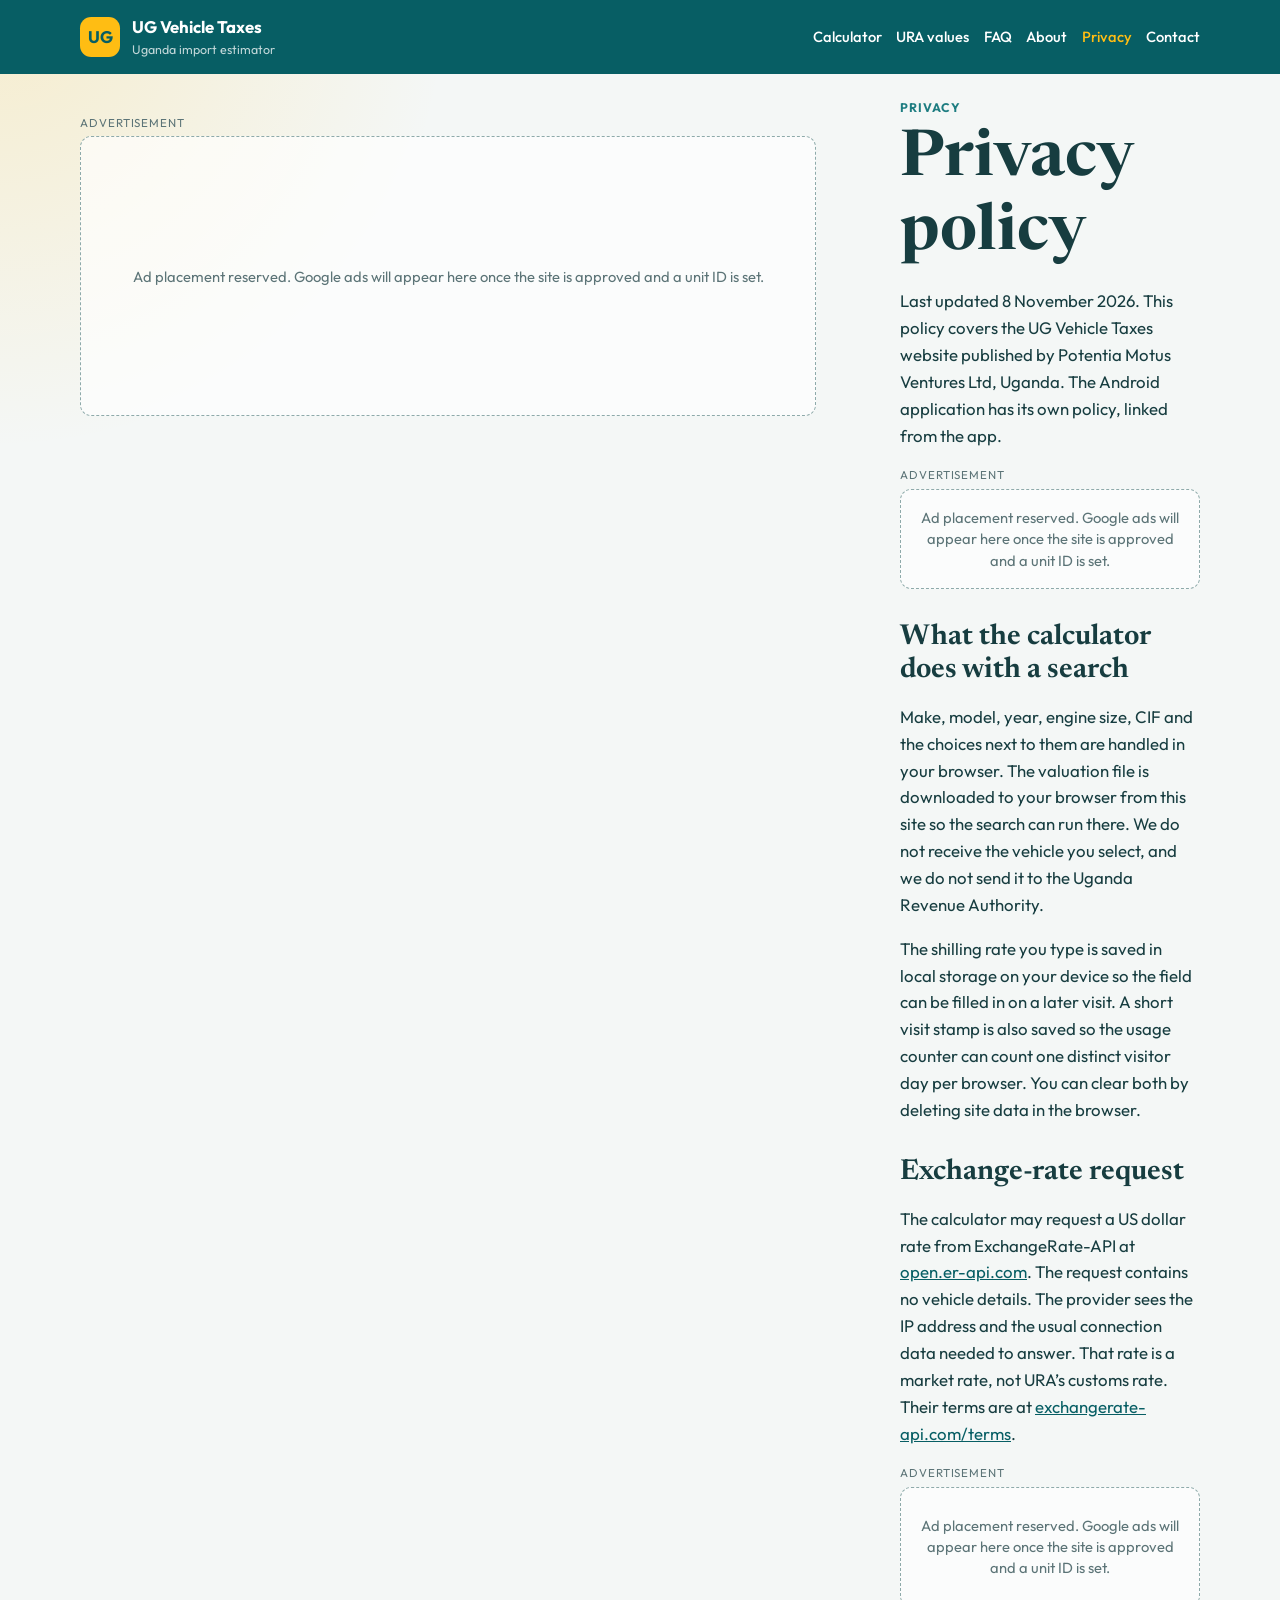
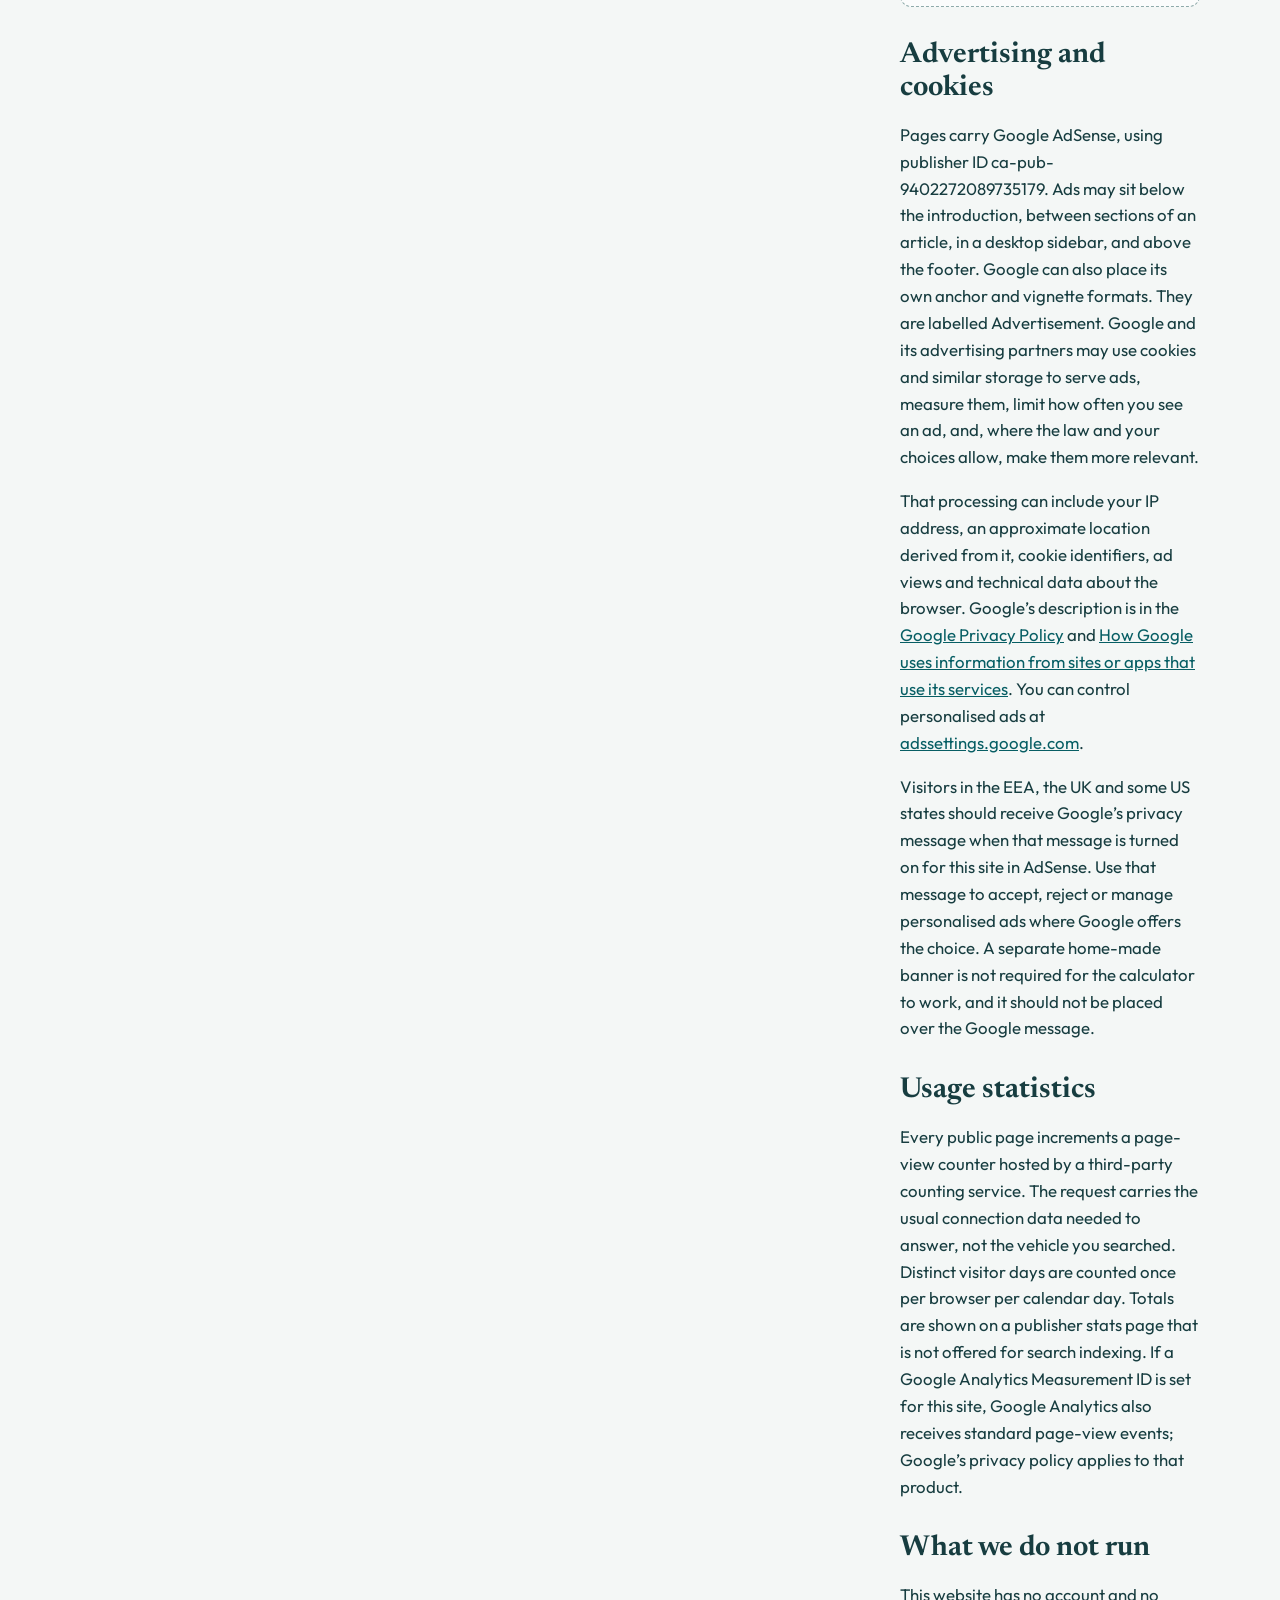
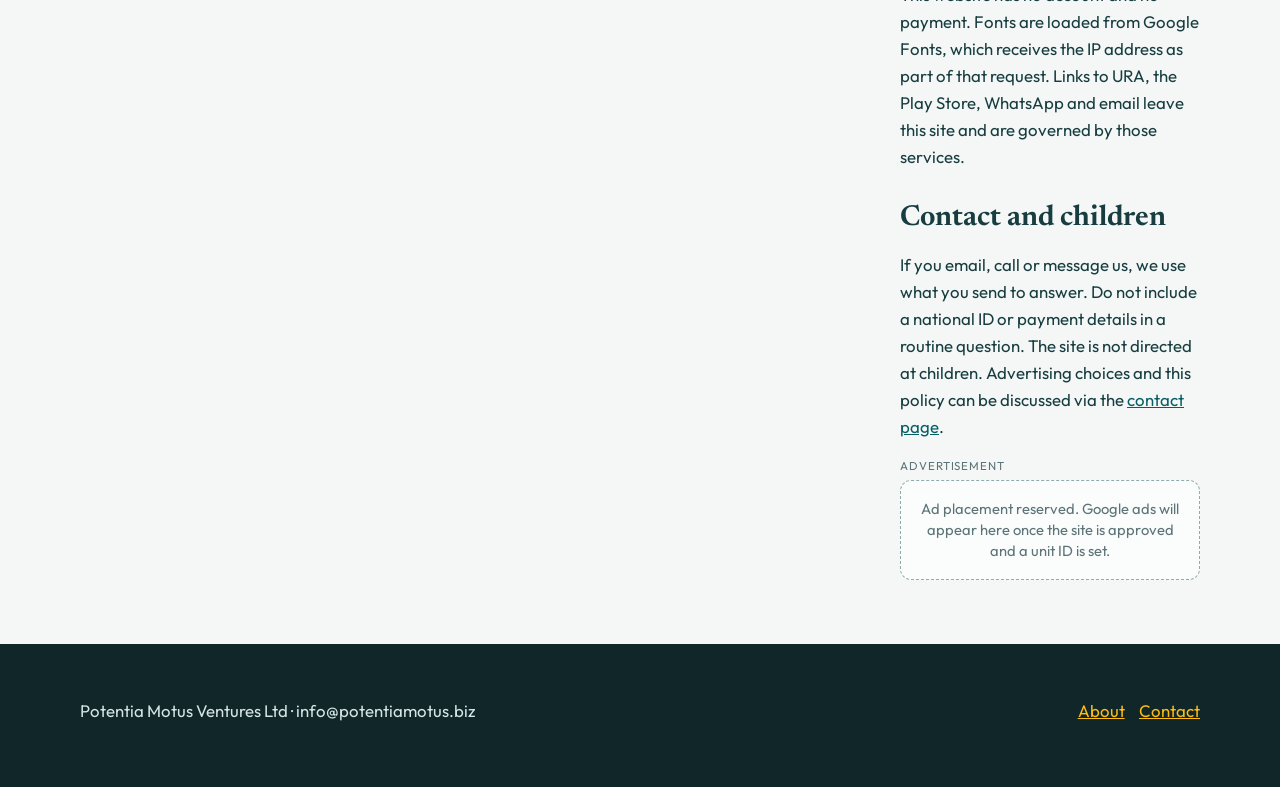
<file: privacy.html>
<!DOCTYPE html>
<html lang="en-UG">
<head>
  <meta charset="utf-8">
  <meta name="viewport" content="width=device-width, initial-scale=1">
  <title>Privacy policy | UG Vehicle Taxes</title>
  <meta name="description" content="Privacy policy for the UG Vehicle Taxes website, including Google AdSense and the exchange-rate request.">
  <link rel="canonical" href="https://vehicletaxug.cc/privacy.html">
  <meta name="robots" content="index, follow, max-image-preview:large, max-snippet:-1, max-video-preview:-1">
  <meta name="author" content="Potentia Motus Ventures Ltd">
  <meta name="theme-color" content="#075e64">
  <meta name="google-adsense-account" content="ca-pub-9402272089735179">
  <meta property="og:site_name" content="UG Vehicle Taxes">
  <meta property="og:type" content="website">
  <meta property="og:locale" content="en_UG">
  <meta property="og:url" content="https://vehicletaxug.cc/privacy.html">
  <meta property="og:title" content="Privacy policy | UG Vehicle Taxes">
  <meta property="og:description" content="Privacy policy for the UG Vehicle Taxes website, including Google AdSense and the exchange-rate request.">
  <meta name="twitter:card" content="summary">
  <meta name="twitter:title" content="Privacy policy | UG Vehicle Taxes">
  <meta name="twitter:description" content="Privacy policy for the UG Vehicle Taxes website, including Google AdSense and the exchange-rate request.">
  <link rel="alternate" hreflang="en" href="https://vehicletaxug.cc/privacy.html">
  <link rel="alternate" hreflang="x-default" href="https://vehicletaxug.cc/privacy.html">
  <link rel="preconnect" href="https://pagead2.googlesyndication.com" crossorigin>
  <link rel="dns-prefetch" href="https://www.googletagmanager.com">
  <link rel="icon" href="favicon.svg">
  <link rel="preconnect" href="https://fonts.googleapis.com">
  <link rel="preconnect" href="https://fonts.gstatic.com" crossorigin>
  <link href="https://fonts.googleapis.com/css2?family=Newsreader:opsz,wght@6..72,500;6..72,650&family=Outfit:wght@400;500;600;700&display=swap" rel="stylesheet">
  <link rel="stylesheet" href="css/site.css">
  <script type="application/ld+json">
  {
    "@context": "https://schema.org",
    "@type": "BreadcrumbList",
    "itemListElement": [
      { "@type": "ListItem", "position": 1, "name": "Calculator", "item": "https://vehicletaxug.cc/" },
      { "@type": "ListItem", "position": 2, "name": "Privacy", "item": "https://vehicletaxug.cc/privacy.html" }
    ]
  }
  </script>
  <script async src="https://pagead2.googlesyndication.com/pagead/js/adsbygoogle.js?client=ca-pub-9402272089735179"
     crossorigin="anonymous"></script>
</head>
<body>
  <header class="site-header">
    <div class="wrap header-row">
      <a class="brand" href="index.html"><span class="brand-mark" aria-hidden="true">UG</span><span><strong>UG Vehicle Taxes</strong><small>Uganda import estimator</small></span></a>
      <nav aria-label="Primary">
        <a href="index.html">Calculator</a>
        <a href="valuation-guide.html">URA values</a>
        <a href="faq.html">FAQ</a>
        <a href="about.html">About</a>
        <a href="privacy.html" aria-current="page">Privacy</a>
        <a href="contact.html">Contact</a>
      </nav>
    </div>
  </header>
  <main>
    <div class="wrap prose-layout">
      <aside class="ad-rail"><div class="ad-slot" data-slot="rail" data-format="auto"></div></aside>
      <div class="prose">
      <p class="eyebrow">Privacy</p>
      <h1>Privacy policy</h1>
      <p>Last updated 8 November 2026. This policy covers the UG Vehicle Taxes website published by Potentia Motus Ventures Ltd, Uganda. The Android application has its own policy, linked from the app.</p>
      <div class="ad-slot" data-slot="top"></div>
      <h2>What the calculator does with a search</h2>
      <p>Make, model, year, engine size, CIF and the choices next to them are handled in your browser. The valuation file is downloaded to your browser from this site so the search can run there. We do not receive the vehicle you select, and we do not send it to the Uganda Revenue Authority.</p>
      <p>The shilling rate you type is saved in local storage on your device so the field can be filled in on a later visit. A short visit stamp is also saved so the usage counter can count one distinct visitor day per browser. You can clear both by deleting site data in the browser.</p>
      <h2>Exchange-rate request</h2>
      <p>The calculator may request a US dollar rate from ExchangeRate-API at <a href="https://open.er-api.com/v6/latest/USD">open.er-api.com</a>. The request contains no vehicle details. The provider sees the IP address and the usual connection data needed to answer. That rate is a market rate, not URA’s customs rate. Their terms are at <a href="https://www.exchangerate-api.com/terms">exchangerate-api.com/terms</a>.</p>
      <div class="ad-slot" data-slot="article" data-format="fluid"></div>
      <h2>Advertising and cookies</h2>
      <p>Pages carry Google AdSense, using publisher ID ca-pub-9402272089735179. Ads may sit below the introduction, between sections of an article, in a desktop sidebar, and above the footer. Google can also place its own anchor and vignette formats. They are labelled Advertisement. Google and its advertising partners may use cookies and similar storage to serve ads, measure them, limit how often you see an ad, and, where the law and your choices allow, make them more relevant.</p>
      <p>That processing can include your IP address, an approximate location derived from it, cookie identifiers, ad views and technical data about the browser. Google’s description is in the <a href="https://policies.google.com/privacy">Google Privacy Policy</a> and <a href="https://policies.google.com/technologies/ads">How Google uses information from sites or apps that use its services</a>. You can control personalised ads at <a href="https://adssettings.google.com">adssettings.google.com</a>.</p>
      <p>Visitors in the EEA, the UK and some US states should receive Google’s privacy message when that message is turned on for this site in AdSense. Use that message to accept, reject or manage personalised ads where Google offers the choice. A separate home-made banner is not required for the calculator to work, and it should not be placed over the Google message.</p>
      <h2>Usage statistics</h2>
      <p>Every public page increments a page-view counter hosted by a third-party counting service. The request carries the usual connection data needed to answer, not the vehicle you searched. Distinct visitor days are counted once per browser per calendar day. Totals are shown on a publisher stats page that is not offered for search indexing. If a Google Analytics Measurement ID is set for this site, Google Analytics also receives standard page-view events; Google’s privacy policy applies to that product.</p>
      <h2>What we do not run</h2>
      <p>This website has no account and no payment. Fonts are loaded from Google Fonts, which receives the IP address as part of that request. Links to URA, the Play Store, WhatsApp and email leave this site and are governed by those services.</p>
      <h2>Contact and children</h2>
      <p>If you email, call or message us, we use what you send to answer. Do not include a national ID or payment details in a routine question. The site is not directed at children. Advertising choices and this policy can be discussed via the <a href="contact.html">contact page</a>.</p>
      <div class="ad-slot" data-slot="bottom"></div>
      </div>
    </div>
  </main>
  <footer class="site-footer">
    <div class="wrap footer-row">
      <p>Potentia Motus Ventures Ltd · info@potentiamotus.biz</p>
      <nav aria-label="Footer"><a href="about.html">About</a><a href="contact.html">Contact</a></nav>
    </div>
  </footer>
  <script src="js/site-config.js"></script>
  <script src="js/analytics.js"></script>
  <script src="js/ads-config.js"></script>
  <script src="js/ads.js"></script>
</body>
</html>
</file>
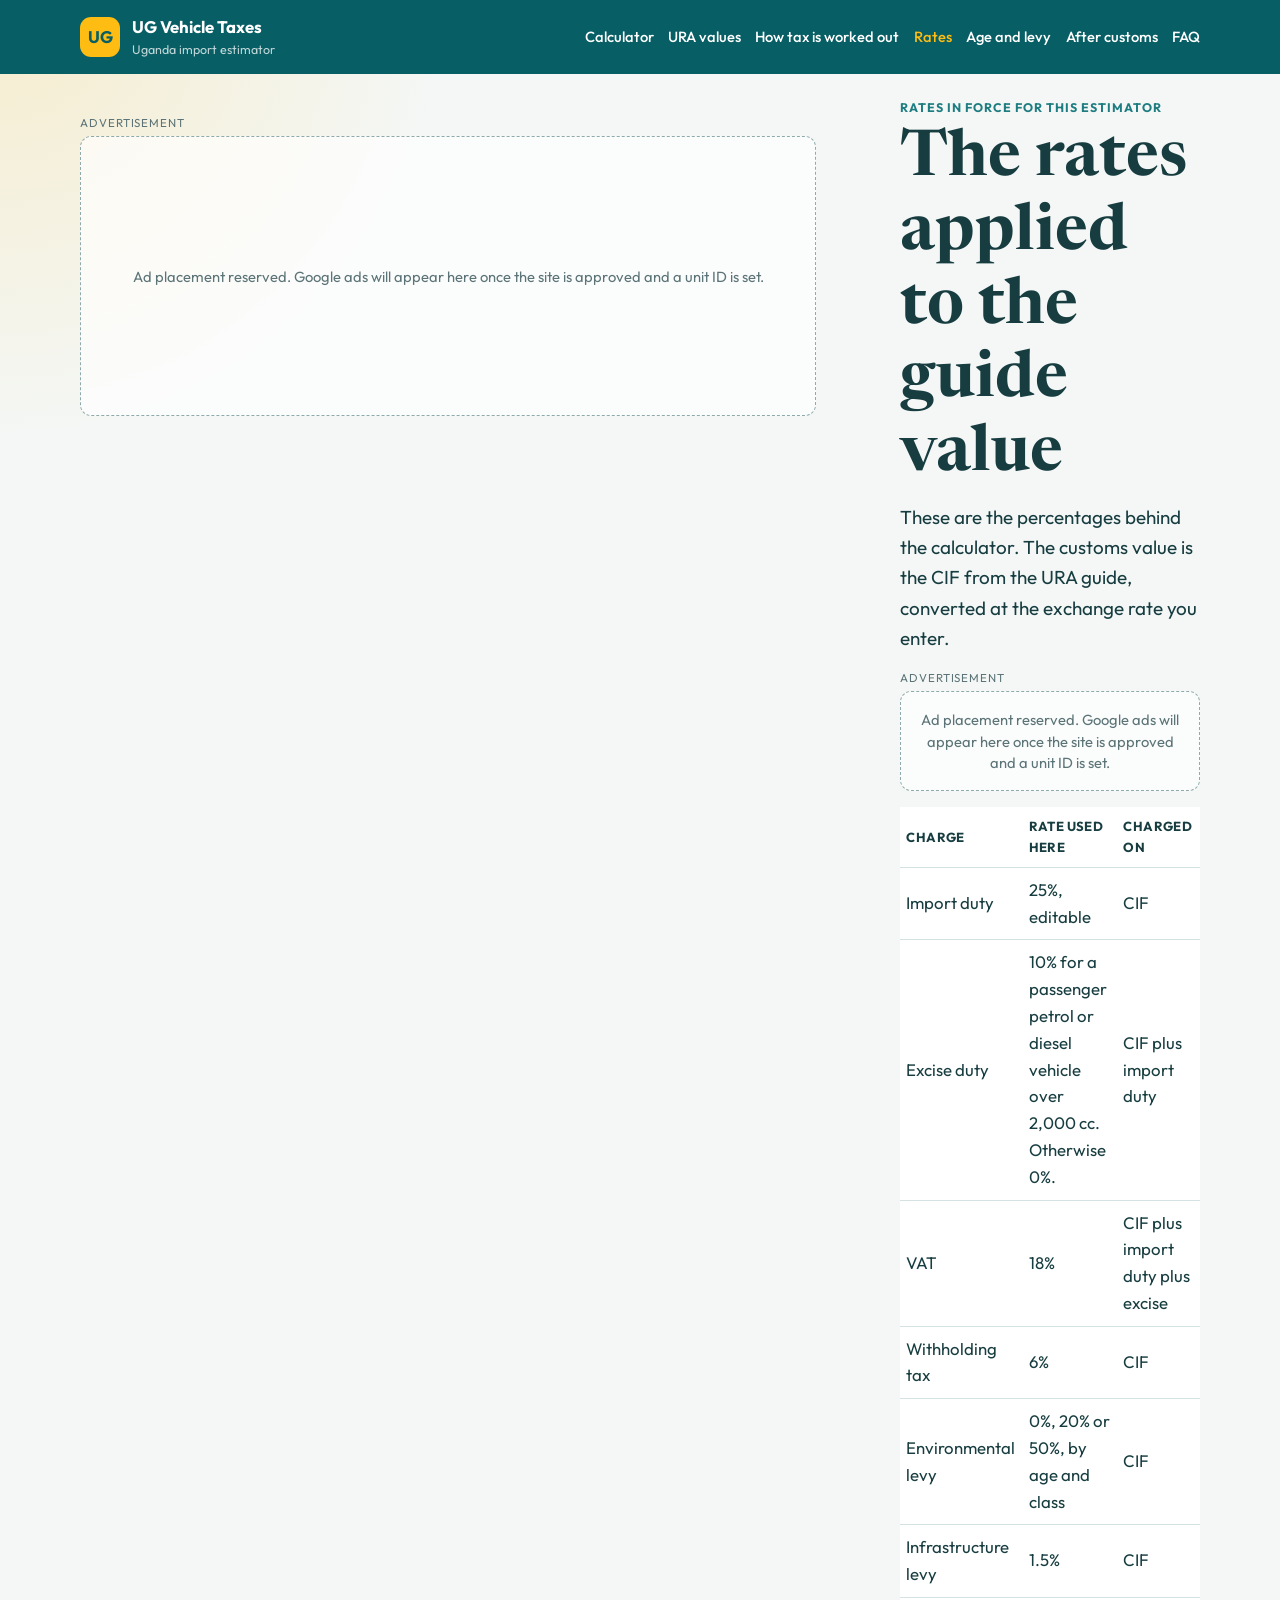
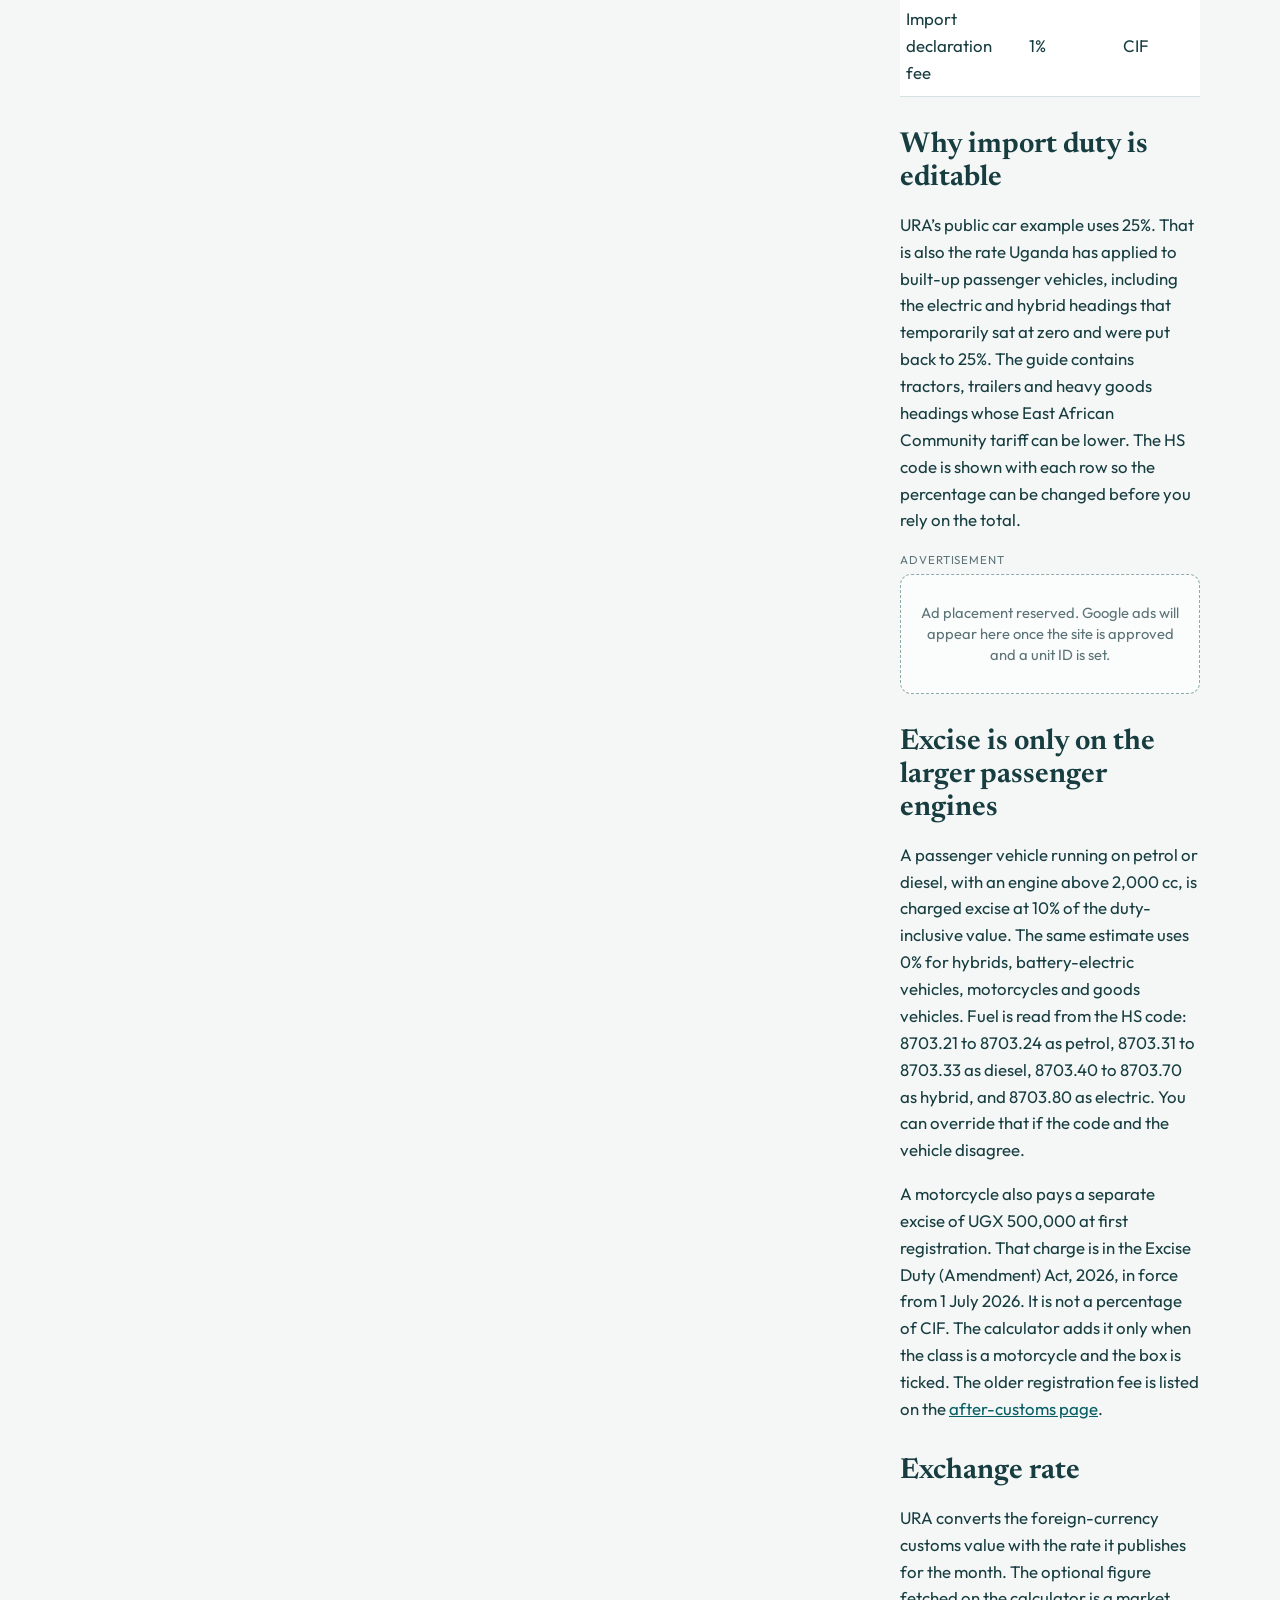
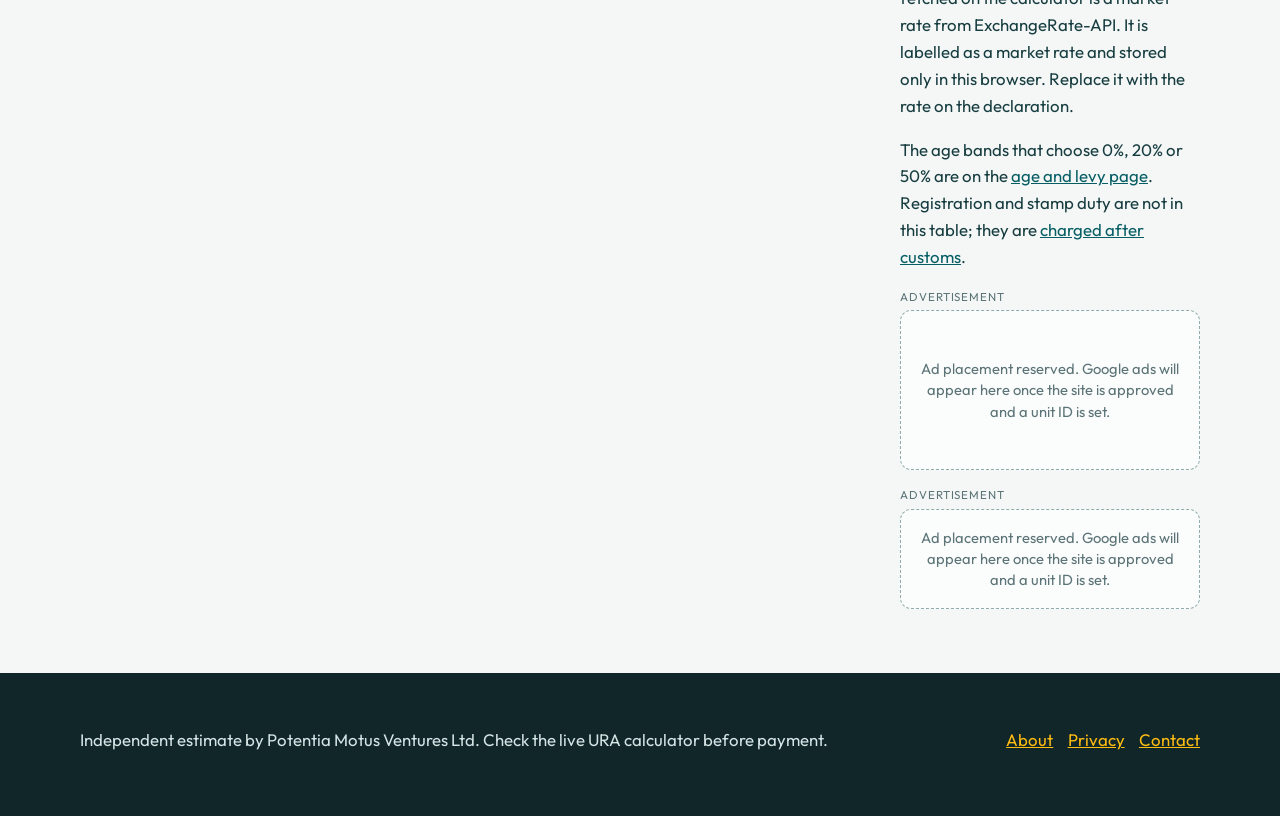
<file: rates.html>
<!DOCTYPE html>
<html lang="en-UG">
<head>
  <meta charset="utf-8">
  <meta name="viewport" content="width=device-width, initial-scale=1">
  <title>Uganda motor vehicle import tax rates | UG Vehicle Taxes</title>
  <meta name="description" content="Import duty, VAT, excise, withholding tax, environmental levy, infrastructure levy and the import declaration fee used for Uganda vehicle imports.">
  <link rel="canonical" href="https://vehicletaxug.cc/rates.html">
  <meta name="robots" content="index, follow, max-image-preview:large, max-snippet:-1, max-video-preview:-1">
  <meta name="author" content="Potentia Motus Ventures Ltd">
  <meta name="theme-color" content="#075e64">
  <meta name="google-adsense-account" content="ca-pub-9402272089735179">
  <meta property="og:site_name" content="UG Vehicle Taxes">
  <meta property="og:type" content="website">
  <meta property="og:locale" content="en_UG">
  <meta property="og:url" content="https://vehicletaxug.cc/rates.html">
  <meta property="og:title" content="Uganda motor vehicle import tax rates | UG Vehicle Taxes">
  <meta property="og:description" content="Import duty, VAT, excise, withholding tax, environmental levy, infrastructure levy and the import declaration fee used for Uganda vehicle imports.">
  <meta name="twitter:card" content="summary">
  <meta name="twitter:title" content="Uganda motor vehicle import tax rates | UG Vehicle Taxes">
  <meta name="twitter:description" content="Import duty, VAT, excise, withholding tax, environmental levy, infrastructure levy and the import declaration fee used for Uganda vehicle imports.">
  <link rel="alternate" hreflang="en" href="https://vehicletaxug.cc/rates.html">
  <link rel="alternate" hreflang="x-default" href="https://vehicletaxug.cc/rates.html">
  <link rel="preconnect" href="https://pagead2.googlesyndication.com" crossorigin>
  <link rel="dns-prefetch" href="https://www.googletagmanager.com">
  <link rel="icon" href="favicon.svg">
  <link rel="preconnect" href="https://fonts.googleapis.com">
  <link rel="preconnect" href="https://fonts.gstatic.com" crossorigin>
  <link href="https://fonts.googleapis.com/css2?family=Newsreader:opsz,wght@6..72,500;6..72,650&family=Outfit:wght@400;500;600;700&display=swap" rel="stylesheet">
  <link rel="stylesheet" href="css/site.css">
  <script type="application/ld+json">
  {
    "@context": "https://schema.org",
    "@type": "BreadcrumbList",
    "itemListElement": [
      { "@type": "ListItem", "position": 1, "name": "Calculator", "item": "https://vehicletaxug.cc/" },
      { "@type": "ListItem", "position": 2, "name": "Rates", "item": "https://vehicletaxug.cc/rates.html" }
    ]
  }
  </script>
  <script async src="https://pagead2.googlesyndication.com/pagead/js/adsbygoogle.js?client=ca-pub-9402272089735179"
     crossorigin="anonymous"></script>
</head>
<body>
  <header class="site-header">
    <div class="wrap header-row">
      <a class="brand" href="index.html"><span class="brand-mark" aria-hidden="true">UG</span><span><strong>UG Vehicle Taxes</strong><small>Uganda import estimator</small></span></a>
      <nav aria-label="Primary">
        <a href="index.html">Calculator</a>
        <a href="valuation-guide.html">URA values</a>
        <a href="how-taxes-work.html">How tax is worked out</a>
        <a href="rates.html" aria-current="page">Rates</a>
        <a href="age-rules.html">Age and levy</a>
        <a href="after-customs.html">After customs</a>
        <a href="faq.html">FAQ</a>
      </nav>
    </div>
  </header>
  <main>
    <div class="wrap prose-layout">
      <aside class="ad-rail"><div class="ad-slot" data-slot="rail" data-format="auto"></div></aside>
      <div class="prose">
      <p class="eyebrow">Rates in force for this estimator</p>
      <h1>The rates applied to the guide value</h1>
      <p class="lede">These are the percentages behind the calculator. The customs value is the CIF from the URA guide, converted at the exchange rate you enter.</p>
      <div class="ad-slot" data-slot="top"></div>
      <div class="table-wrap">
        <table class="data">
          <thead><tr><th>Charge</th><th>Rate used here</th><th>Charged on</th></tr></thead>
          <tbody>
            <tr><td>Import duty</td><td>25%, editable</td><td>CIF</td></tr>
            <tr><td>Excise duty</td><td>10% for a passenger petrol or diesel vehicle over 2,000 cc. Otherwise 0%.</td><td>CIF plus import duty</td></tr>
            <tr><td>VAT</td><td>18%</td><td>CIF plus import duty plus excise</td></tr>
            <tr><td>Withholding tax</td><td>6%</td><td>CIF</td></tr>
            <tr><td>Environmental levy</td><td>0%, 20% or 50%, by age and class</td><td>CIF</td></tr>
            <tr><td>Infrastructure levy</td><td>1.5%</td><td>CIF</td></tr>
            <tr><td>Import declaration fee</td><td>1%</td><td>CIF</td></tr>
          </tbody>
        </table>
      </div>
      <h2>Why import duty is editable</h2>
      <p>URA’s public car example uses 25%. That is also the rate Uganda has applied to built-up passenger vehicles, including the electric and hybrid headings that temporarily sat at zero and were put back to 25%. The guide contains tractors, trailers and heavy goods headings whose East African Community tariff can be lower. The HS code is shown with each row so the percentage can be changed before you rely on the total.</p>
      <div class="ad-slot" data-slot="article" data-format="fluid"></div>
      <h2>Excise is only on the larger passenger engines</h2>
      <p>A passenger vehicle running on petrol or diesel, with an engine above 2,000 cc, is charged excise at 10% of the duty-inclusive value. The same estimate uses 0% for hybrids, battery-electric vehicles, motorcycles and goods vehicles. Fuel is read from the HS code: 8703.21 to 8703.24 as petrol, 8703.31 to 8703.33 as diesel, 8703.40 to 8703.70 as hybrid, and 8703.80 as electric. You can override that if the code and the vehicle disagree.</p>
      <p>A motorcycle also pays a separate excise of UGX 500,000 at first registration. That charge is in the Excise Duty (Amendment) Act, 2026, in force from 1 July 2026. It is not a percentage of CIF. The calculator adds it only when the class is a motorcycle and the box is ticked. The older registration fee is listed on the <a href="after-customs.html">after-customs page</a>.</p>
      <h2>Exchange rate</h2>
      <p>URA converts the foreign-currency customs value with the rate it publishes for the month. The optional figure fetched on the calculator is a market rate from ExchangeRate-API. It is labelled as a market rate and stored only in this browser. Replace it with the rate on the declaration.</p>
      <p>The age bands that choose 0%, 20% or 50% are on the <a href="age-rules.html">age and levy page</a>. Registration and stamp duty are not in this table; they are <a href="after-customs.html">charged after customs</a>.</p>
      <div class="ad-slot" data-slot="multiplex" data-format="autorelaxed"></div>
      <div class="ad-slot" data-slot="bottom"></div>
      </div>
    </div>
  </main>
  <footer class="site-footer">
    <div class="wrap footer-row">
      <p>Independent estimate by Potentia Motus Ventures Ltd. Check the live URA calculator before payment.</p>
      <nav aria-label="Footer"><a href="about.html">About</a><a href="privacy.html">Privacy</a><a href="contact.html">Contact</a></nav>
    </div>
  </footer>
  <script src="js/site-config.js"></script>
  <script src="js/analytics.js"></script>
  <script src="js/ads-config.js"></script>
  <script src="js/ads.js"></script>
</body>
</html>
</file>
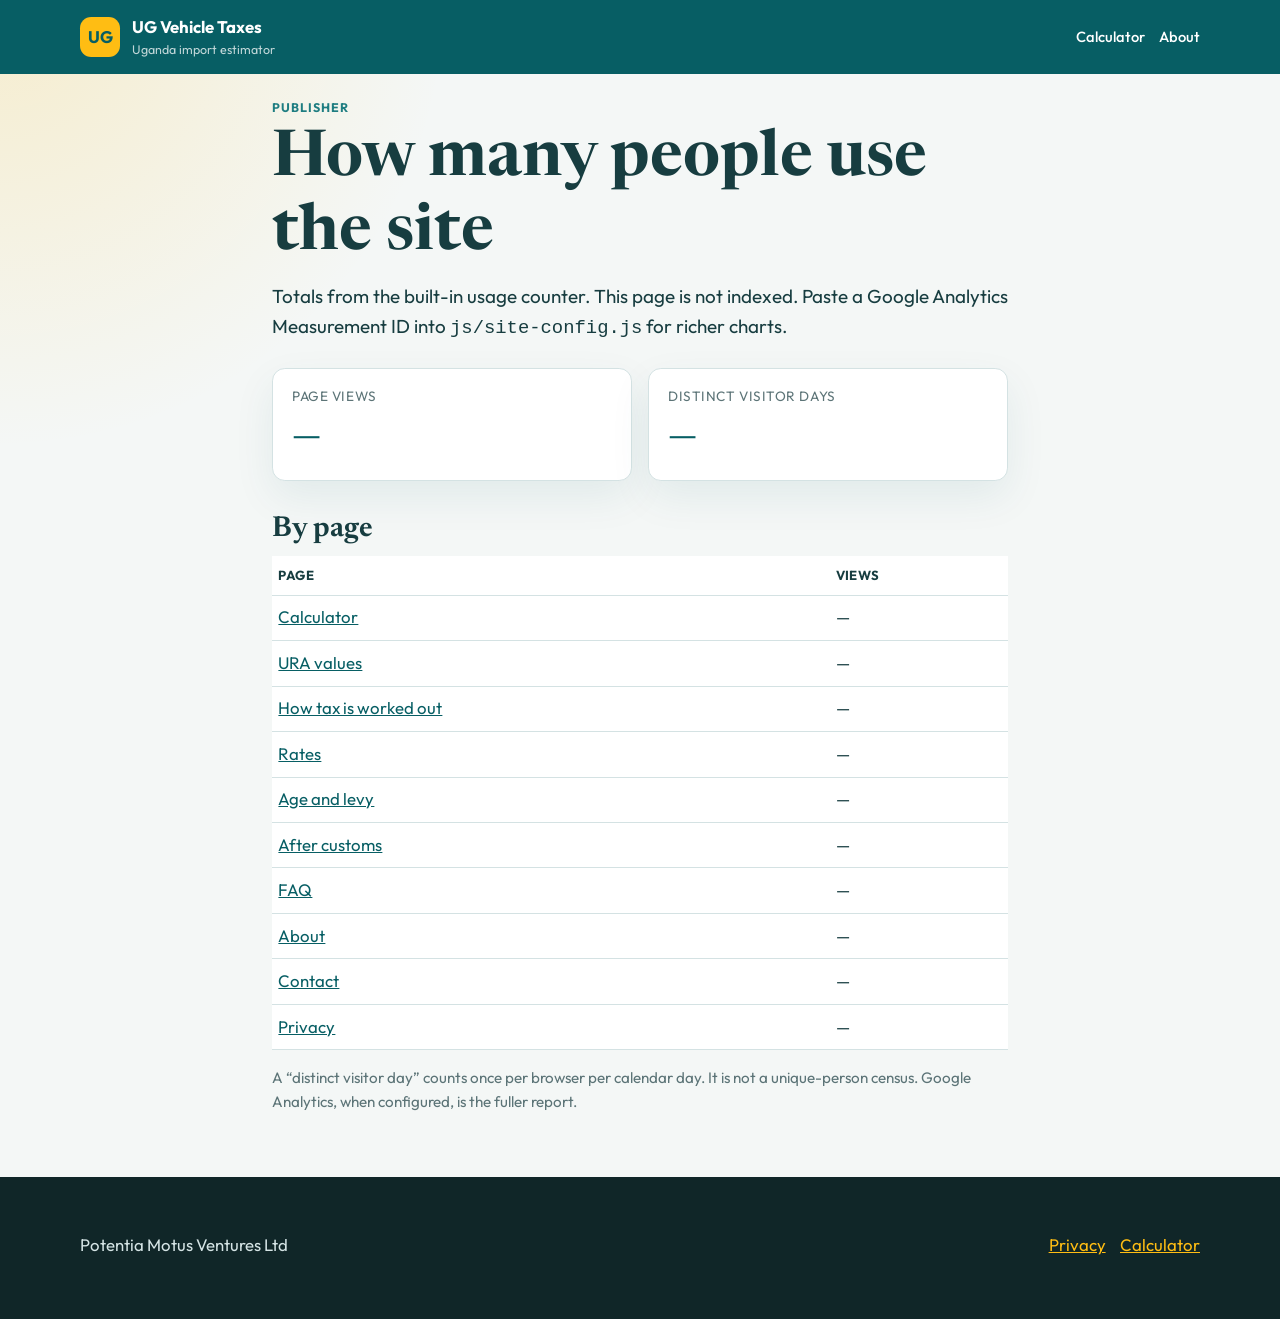
<file: stats.html>
<!DOCTYPE html>
<html lang="en-UG" data-no-analytics="1">
<head>
  <meta charset="utf-8">
  <meta name="viewport" content="width=device-width, initial-scale=1">
  <title>Site usage | UG Vehicle Taxes</title>
  <meta name="description" content="Pageview and visitor totals for the UG Vehicle Taxes website.">
  <meta name="robots" content="noindex, nofollow">
  <meta name="theme-color" content="#075e64">
  <link rel="icon" href="favicon.svg">
  <link rel="preconnect" href="https://fonts.googleapis.com">
  <link rel="preconnect" href="https://fonts.gstatic.com" crossorigin>
  <link href="https://fonts.googleapis.com/css2?family=Newsreader:opsz,wght@6..72,500;6..72,650&family=Outfit:wght@400;500;600;700&display=swap" rel="stylesheet">
  <link rel="stylesheet" href="css/site.css">
</head>
<body>
  <header class="site-header">
    <div class="wrap header-row">
      <a class="brand" href="index.html"><span class="brand-mark" aria-hidden="true">UG</span><span><strong>UG Vehicle Taxes</strong><small>Uganda import estimator</small></span></a>
      <nav aria-label="Primary">
        <a href="index.html">Calculator</a>
        <a href="about.html">About</a>
      </nav>
    </div>
  </header>
  <main>
    <div class="wrap prose">
      <p class="eyebrow">Publisher</p>
      <h1>How many people use the site</h1>
      <p class="lede">Totals from the built-in usage counter. This page is not indexed. Paste a Google Analytics Measurement ID into <code>js/site-config.js</code> for richer charts.</p>
      <div class="stats-grid" aria-live="polite">
        <div class="stat-card">
          <p class="stat-label">Page views</p>
          <p class="stat-value" id="stat-pageviews">…</p>
        </div>
        <div class="stat-card">
          <p class="stat-label">Distinct visitor days</p>
          <p class="stat-value" id="stat-visitors">…</p>
        </div>
      </div>
      <h2>By page</h2>
      <div class="table-wrap">
        <table class="data" id="stat-pages">
          <thead><tr><th>Page</th><th>Views</th></tr></thead>
          <tbody>
            <tr><td colspan="2">Loading…</td></tr>
          </tbody>
        </table>
      </div>
      <p class="hint">A “distinct visitor day” counts once per browser per calendar day. It is not a unique-person census. Google Analytics, when configured, is the fuller report.</p>
    </div>
  </main>
  <footer class="site-footer">
    <div class="wrap footer-row">
      <p>Potentia Motus Ventures Ltd</p>
      <nav aria-label="Footer"><a href="privacy.html">Privacy</a><a href="index.html">Calculator</a></nav>
    </div>
  </footer>
  <script src="js/site-config.js"></script>
  <script src="js/analytics.js"></script>
  <script>
  (function () {
    const stats = window.UG_STATS;
    const pages = [
      { label: "Calculator", key: "index", href: "index.html" },
      { label: "URA values", key: "valuation-guide", href: "valuation-guide.html" },
      { label: "How tax is worked out", key: "how-taxes-work", href: "how-taxes-work.html" },
      { label: "Rates", key: "rates", href: "rates.html" },
      { label: "Age and levy", key: "age-rules", href: "age-rules.html" },
      { label: "After customs", key: "after-customs", href: "after-customs.html" },
      { label: "FAQ", key: "faq", href: "faq.html" },
      { label: "About", key: "about", href: "about.html" },
      { label: "Contact", key: "contact", href: "contact.html" },
      { label: "Privacy", key: "privacy", href: "privacy.html" },
    ];

    function format(n) {
      if (n == null || !Number.isFinite(n)) return "—";
      return Math.max(0, Math.floor(n)).toLocaleString("en-UG");
    }

    function fill(id, value) {
      const el = document.getElementById(id);
      if (el) el.textContent = format(value);
    }

    if (!stats) {
      fill("stat-pageviews", null);
      fill("stat-visitors", null);
      return;
    }

    Promise.all([
      stats.get(stats.keys.pageviews),
      stats.get(stats.keys.visitors),
      Promise.all(pages.map((page) => stats.get(stats.keys.pagePrefix + page.key).then((value) => ({ page, value })))),
    ]).then(([pageviews, visitors, rows]) => {
      fill("stat-pageviews", pageviews);
      fill("stat-visitors", visitors);
      const body = document.querySelector("#stat-pages tbody");
      body.innerHTML = "";
      rows
        .slice()
        .sort((a, b) => (b.value || 0) - (a.value || 0))
        .forEach(({ page, value }) => {
          const tr = document.createElement("tr");
          tr.innerHTML = "<td><a href=\"" + page.href + "\">" + page.label + "</a></td><td>" + format(value) + "</td>";
          body.appendChild(tr);
        });
    });
  })();
  </script>
</body>
</html>
</file>
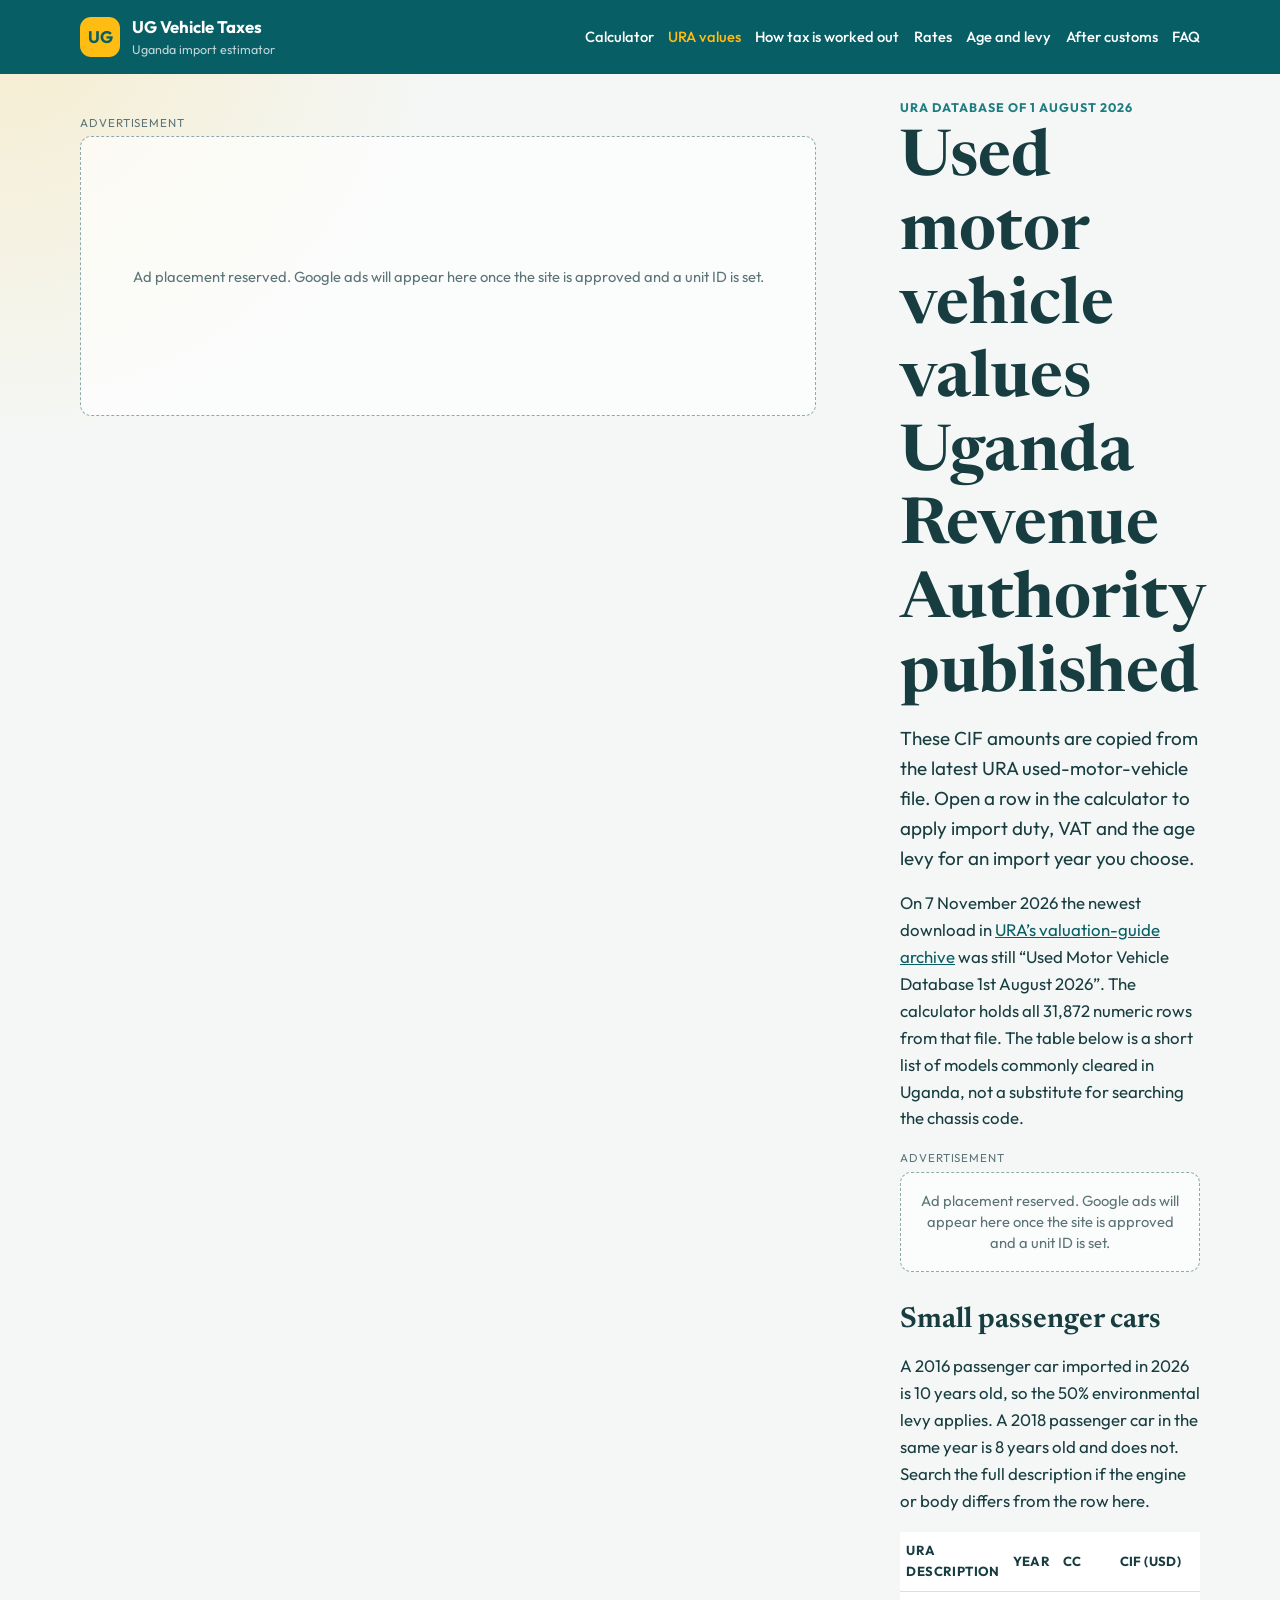
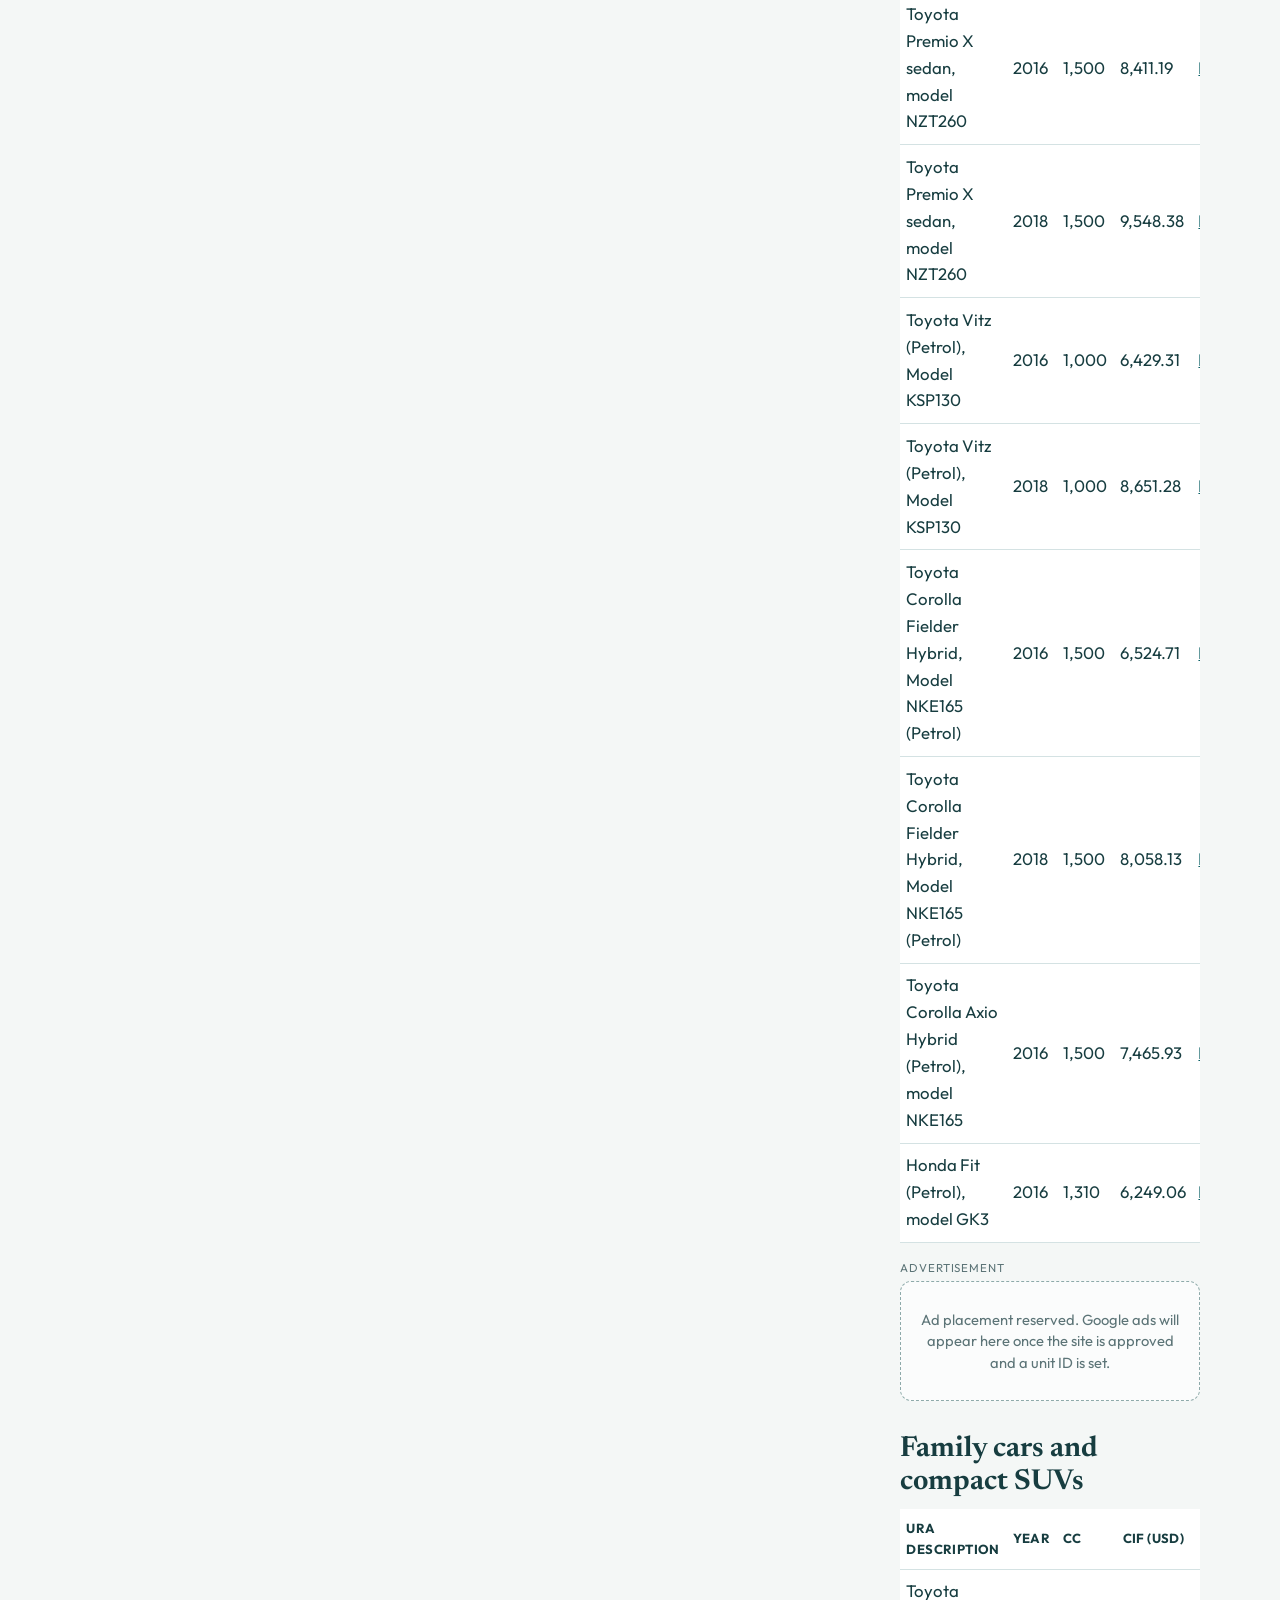
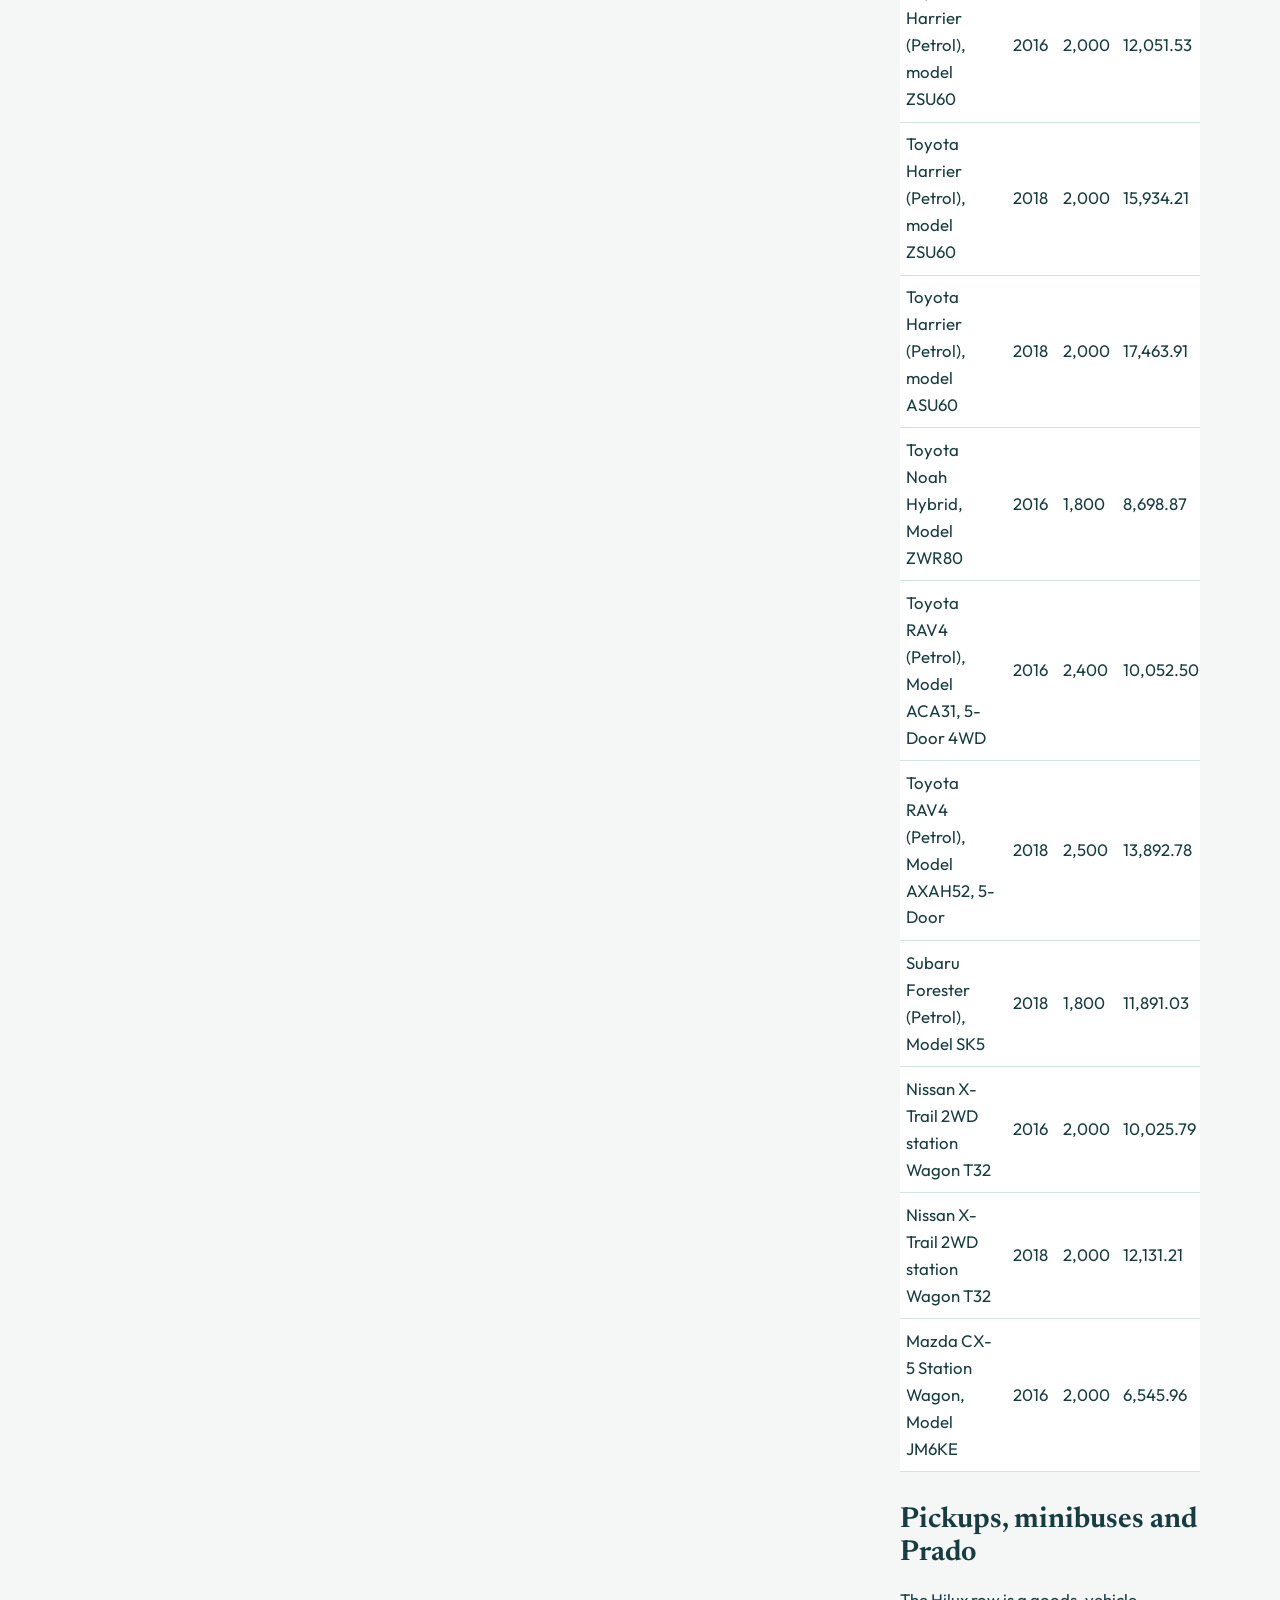
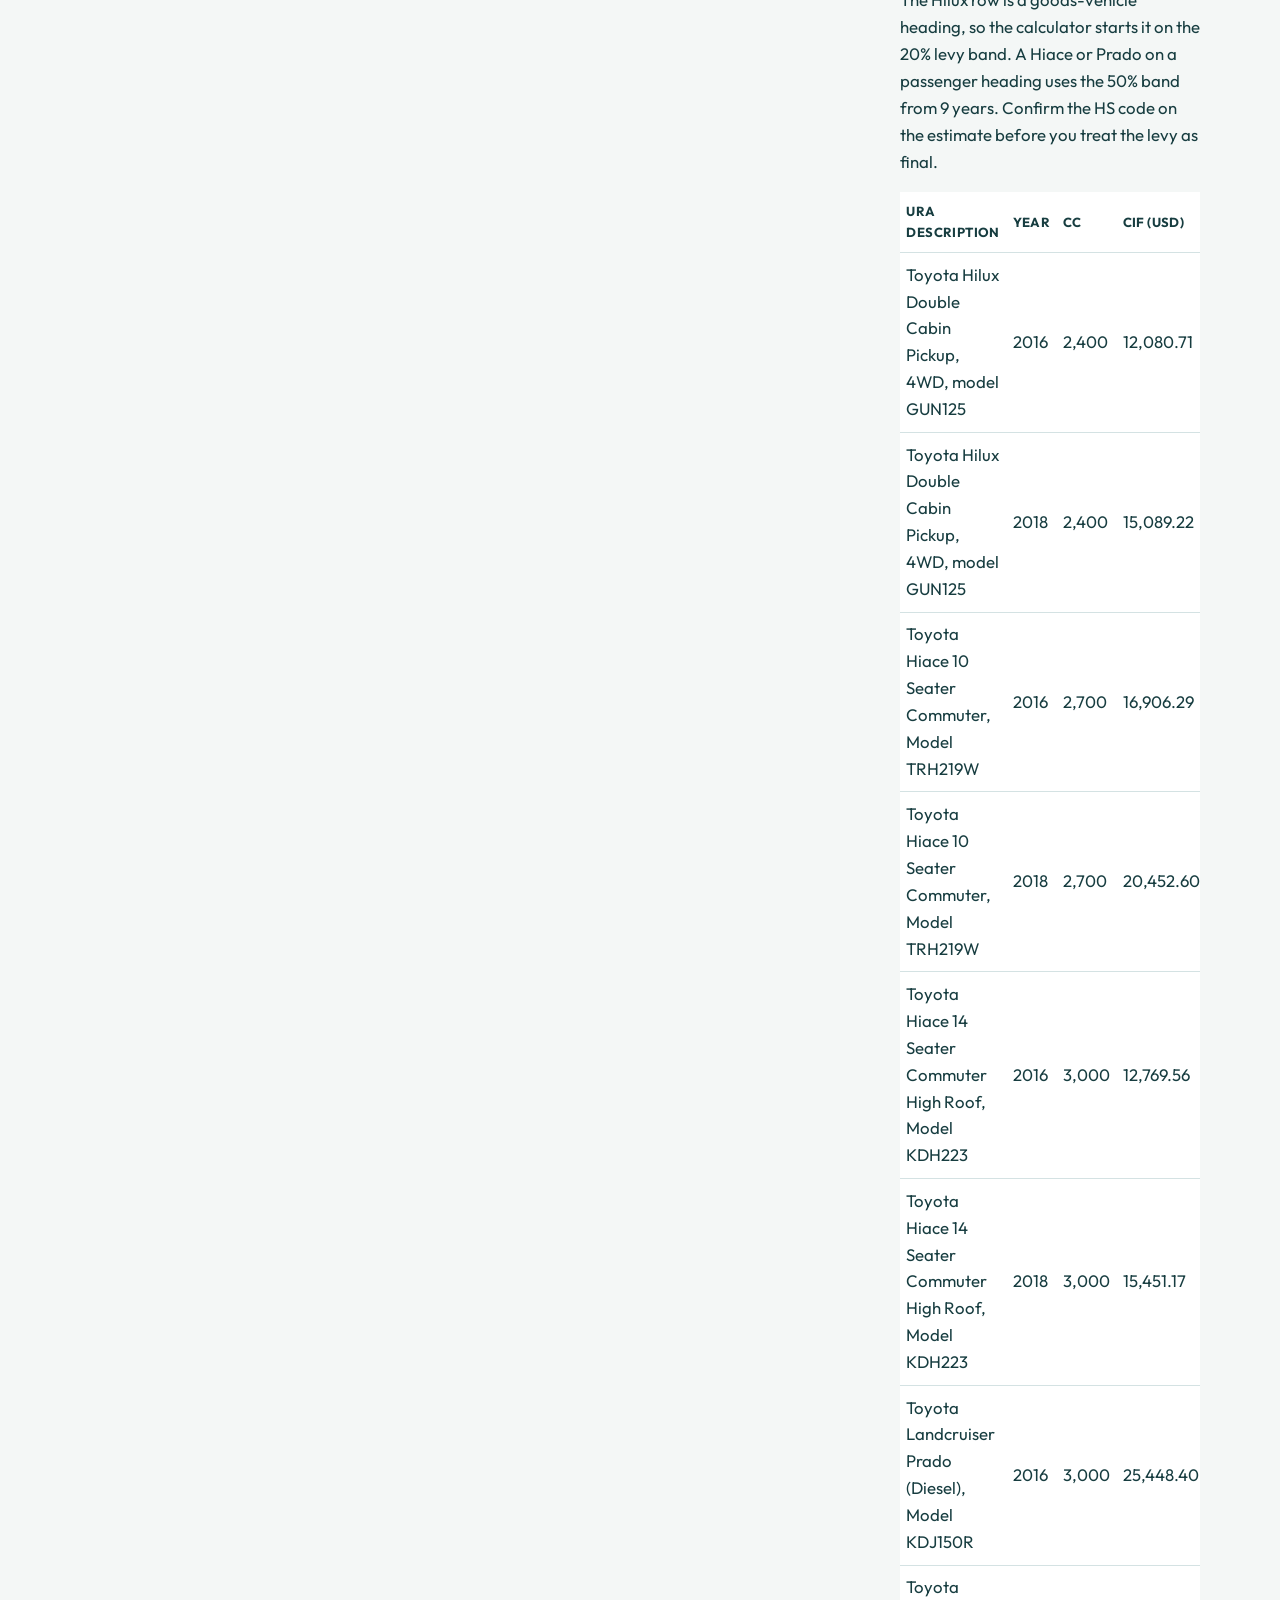
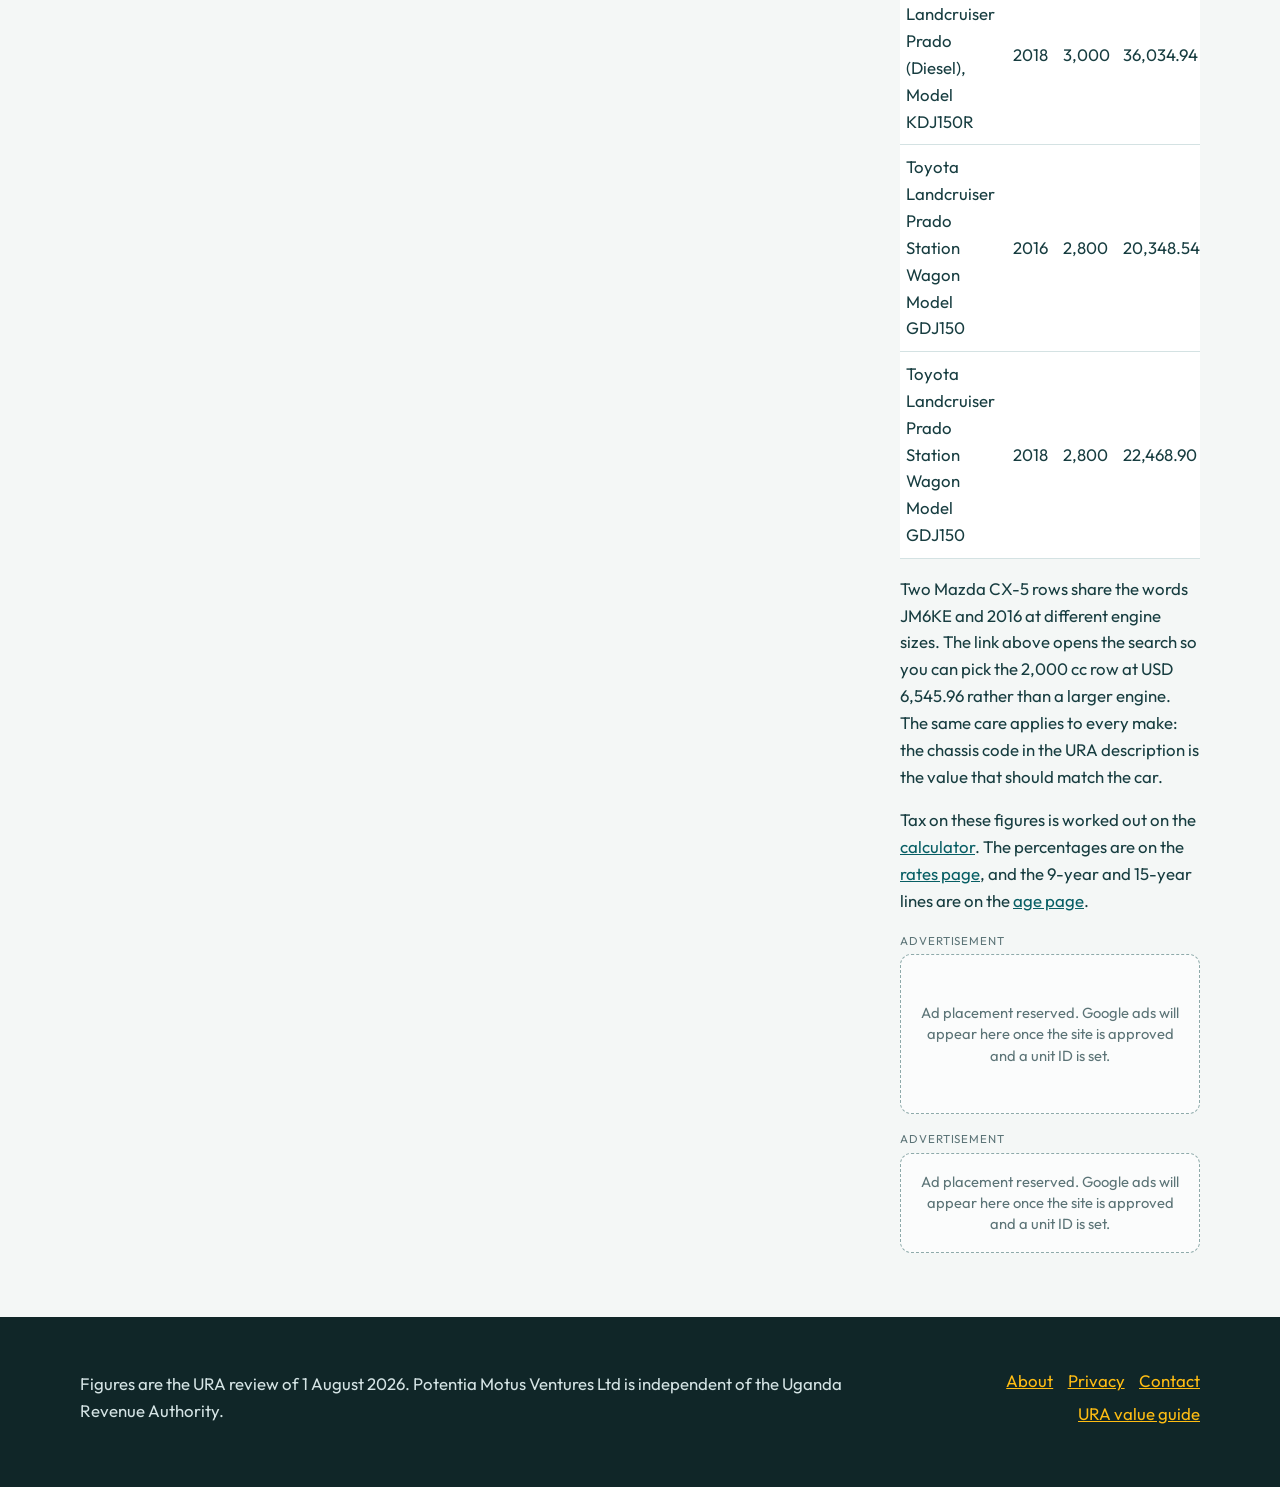
<file: valuation-guide.html>
<!DOCTYPE html>
<html lang="en-UG">
<head>
  <meta charset="utf-8">
  <meta name="viewport" content="width=device-width, initial-scale=1">
  <title>URA used motor vehicle values 2026 | Uganda CIF guide</title>
  <meta name="description" content="CIF values from the Uganda Revenue Authority Used Motor Vehicle Database of 1 August 2026 for Premio, Harrier, Hilux, Hiace, Prado, Forester and other models imported into Uganda.">
  <link rel="canonical" href="https://vehicletaxug.cc/valuation-guide.html">
  <meta name="robots" content="index, follow, max-image-preview:large, max-snippet:-1, max-video-preview:-1">
  <meta name="author" content="Potentia Motus Ventures Ltd">
  <meta name="theme-color" content="#075e64">
  <meta name="google-adsense-account" content="ca-pub-9402272089735179">
  <meta property="og:site_name" content="UG Vehicle Taxes">
  <meta property="og:type" content="website">
  <meta property="og:locale" content="en_UG">
  <meta property="og:url" content="https://vehicletaxug.cc/valuation-guide.html">
  <meta property="og:title" content="URA used motor vehicle values 2026 | Uganda CIF guide">
  <meta property="og:description" content="CIF values from the Uganda Revenue Authority Used Motor Vehicle Database of 1 August 2026 for Premio, Harrier, Hilux, Hiace, Prado, Forester and other models imported into Uganda.">
  <meta name="twitter:card" content="summary">
  <meta name="twitter:title" content="URA used motor vehicle values 2026 | Uganda CIF guide">
  <meta name="twitter:description" content="CIF values from the Uganda Revenue Authority Used Motor Vehicle Database of 1 August 2026 for Premio, Harrier, Hilux, Hiace, Prado, Forester and other models imported into Uganda.">
  <link rel="alternate" hreflang="en" href="https://vehicletaxug.cc/valuation-guide.html">
  <link rel="alternate" hreflang="x-default" href="https://vehicletaxug.cc/valuation-guide.html">
  <link rel="preconnect" href="https://pagead2.googlesyndication.com" crossorigin>
  <link rel="dns-prefetch" href="https://www.googletagmanager.com">
  <link rel="icon" href="favicon.svg">
  <link rel="preconnect" href="https://fonts.googleapis.com">
  <link rel="preconnect" href="https://fonts.gstatic.com" crossorigin>
  <link href="https://fonts.googleapis.com/css2?family=Newsreader:opsz,wght@6..72,500;6..72,650&family=Outfit:wght@400;500;600;700&display=swap" rel="stylesheet">
  <link rel="stylesheet" href="css/site.css">
  <script type="application/ld+json">
  {
    "@context": "https://schema.org",
    "@type": "BreadcrumbList",
    "itemListElement": [
      { "@type": "ListItem", "position": 1, "name": "Calculator", "item": "https://vehicletaxug.cc/" },
      { "@type": "ListItem", "position": 2, "name": "URA values", "item": "https://vehicletaxug.cc/valuation-guide.html" }
    ]
  }
  </script>
  <script async src="https://pagead2.googlesyndication.com/pagead/js/adsbygoogle.js?client=ca-pub-9402272089735179"
     crossorigin="anonymous"></script>
</head>
<body>
  <header class="site-header">
    <div class="wrap header-row">
      <a class="brand" href="index.html"><span class="brand-mark" aria-hidden="true">UG</span><span><strong>UG Vehicle Taxes</strong><small>Uganda import estimator</small></span></a>
      <nav aria-label="Primary">
        <a href="index.html">Calculator</a>
        <a href="valuation-guide.html" aria-current="page">URA values</a>
        <a href="how-taxes-work.html">How tax is worked out</a>
        <a href="rates.html">Rates</a>
        <a href="age-rules.html">Age and levy</a>
        <a href="after-customs.html">After customs</a>
        <a href="faq.html">FAQ</a>
      </nav>
    </div>
  </header>
  <main>
    <div class="wrap prose-layout">
      <aside class="ad-rail"><div class="ad-slot" data-slot="rail" data-format="auto"></div></aside>
      <div class="prose">
        <p class="eyebrow">URA database of 1 August 2026</p>
        <h1>Used motor vehicle values Uganda Revenue Authority published</h1>
        <p class="lede">These CIF amounts are copied from the latest URA used-motor-vehicle file. Open a row in the calculator to apply import duty, VAT and the age levy for an import year you choose.</p>
        <p>On 7 November 2026 the newest download in <a href="https://ura.go.ug/download-category/motor-vehicle-valuation-guides/">URA’s valuation-guide archive</a> was still “Used Motor Vehicle Database 1st August 2026”. The calculator holds all 31,872 numeric rows from that file. The table below is a short list of models commonly cleared in Uganda, not a substitute for searching the chassis code.</p>
        <div class="ad-slot" data-slot="top"></div>
        <h2>Small passenger cars</h2>
        <p>A 2016 passenger car imported in 2026 is 10 years old, so the 50% environmental levy applies. A 2018 passenger car in the same year is 8 years old and does not. Search the full description if the engine or body differs from the row here.</p>
        <div class="table-wrap">
          <table class="data">
            <thead><tr><th>URA description</th><th>Year</th><th>cc</th><th>CIF (USD)</th><th></th></tr></thead>
            <tbody>
              <tr><td>Toyota Premio X sedan, model NZT260</td><td>2016</td><td>1,500</td><td>8,411.19</td><td><a href="index.html?make=Toyota&amp;q=Premio%20NZT260%202016">Estimate</a></td></tr>
              <tr><td>Toyota Premio X sedan, model NZT260</td><td>2018</td><td>1,500</td><td>9,548.38</td><td><a href="index.html?make=Toyota&amp;q=Premio%20NZT260%202018">Estimate</a></td></tr>
              <tr><td>Toyota Vitz (Petrol), Model KSP130</td><td>2016</td><td>1,000</td><td>6,429.31</td><td><a href="index.html?make=Toyota&amp;q=Vitz%20KSP130%202016">Estimate</a></td></tr>
              <tr><td>Toyota Vitz (Petrol), Model KSP130</td><td>2018</td><td>1,000</td><td>8,651.28</td><td><a href="index.html?make=Toyota&amp;q=Vitz%20KSP130%202018">Estimate</a></td></tr>
              <tr><td>Toyota Corolla Fielder Hybrid, Model NKE165 (Petrol)</td><td>2016</td><td>1,500</td><td>6,524.71</td><td><a href="index.html?make=Toyota&amp;q=Fielder%20NKE165%202016">Estimate</a></td></tr>
              <tr><td>Toyota Corolla Fielder Hybrid, Model NKE165 (Petrol)</td><td>2018</td><td>1,500</td><td>8,058.13</td><td><a href="index.html?make=Toyota&amp;q=Fielder%20NKE165%202018">Estimate</a></td></tr>
              <tr><td>Toyota Corolla Axio Hybrid (Petrol), model NKE165</td><td>2016</td><td>1,500</td><td>7,465.93</td><td><a href="index.html?make=Toyota&amp;q=Axio%20NKE165%202016">Estimate</a></td></tr>
              <tr><td>Honda Fit (Petrol), model GK3</td><td>2016</td><td>1,310</td><td>6,249.06</td><td><a href="index.html?make=Honda&amp;q=Fit%20GK3%202016">Estimate</a></td></tr>
            </tbody>
          </table>
        </div>
        <div class="ad-slot" data-slot="article" data-format="fluid"></div>
        <h2>Family cars and compact SUVs</h2>
        <div class="table-wrap">
          <table class="data">
            <thead><tr><th>URA description</th><th>Year</th><th>cc</th><th>CIF (USD)</th><th></th></tr></thead>
            <tbody>
              <tr><td>Toyota Harrier (Petrol), model ZSU60</td><td>2016</td><td>2,000</td><td>12,051.53</td><td><a href="index.html?make=Toyota&amp;q=Harrier%20ZSU60%202016">Estimate</a></td></tr>
              <tr><td>Toyota Harrier (Petrol), model ZSU60</td><td>2018</td><td>2,000</td><td>15,934.21</td><td><a href="index.html?make=Toyota&amp;q=Harrier%20ZSU60%202018">Estimate</a></td></tr>
              <tr><td>Toyota Harrier (Petrol), model ASU60</td><td>2018</td><td>2,000</td><td>17,463.91</td><td><a href="index.html?make=Toyota&amp;q=Harrier%20ASU60%202018">Estimate</a></td></tr>
              <tr><td>Toyota Noah Hybrid, Model ZWR80</td><td>2016</td><td>1,800</td><td>8,698.87</td><td><a href="index.html?make=Toyota&amp;q=Noah%20ZWR80%202016">Estimate</a></td></tr>
              <tr><td>Toyota RAV4 (Petrol), Model ACA31, 5-Door 4WD</td><td>2016</td><td>2,400</td><td>10,052.50</td><td><a href="index.html?make=Toyota&amp;q=RAV4%20ACA31%202016">Estimate</a></td></tr>
              <tr><td>Toyota RAV4 (Petrol), Model AXAH52, 5-Door</td><td>2018</td><td>2,500</td><td>13,892.78</td><td><a href="index.html?make=Toyota&amp;q=RAV4%20AXAH52%202018">Estimate</a></td></tr>
              <tr><td>Subaru Forester (Petrol), Model SK5</td><td>2018</td><td>1,800</td><td>11,891.03</td><td><a href="index.html?make=Subaru&amp;q=Forester%20SK5%202018">Estimate</a></td></tr>
              <tr><td>Nissan X-Trail 2WD station Wagon T32</td><td>2016</td><td>2,000</td><td>10,025.79</td><td><a href="index.html?make=Nissan&amp;q=X-Trail%20T32%202016">Estimate</a></td></tr>
              <tr><td>Nissan X-Trail 2WD station Wagon T32</td><td>2018</td><td>2,000</td><td>12,131.21</td><td><a href="index.html?make=Nissan&amp;q=X-Trail%20T32%202018">Estimate</a></td></tr>
              <tr><td>Mazda CX-5 Station Wagon, Model JM6KE</td><td>2016</td><td>2,000</td><td>6,545.96</td><td><a href="index.html?make=Mazda&amp;q=CX-5%20JM6KE%202016">Estimate</a></td></tr>
            </tbody>
          </table>
        </div>
        <h2>Pickups, minibuses and Prado</h2>
        <p>The Hilux row is a goods-vehicle heading, so the calculator starts it on the 20% levy band. A Hiace or Prado on a passenger heading uses the 50% band from 9 years. Confirm the HS code on the estimate before you treat the levy as final.</p>
        <div class="table-wrap">
          <table class="data">
            <thead><tr><th>URA description</th><th>Year</th><th>cc</th><th>CIF (USD)</th><th></th></tr></thead>
            <tbody>
              <tr><td>Toyota Hilux Double Cabin Pickup, 4WD, model GUN125</td><td>2016</td><td>2,400</td><td>12,080.71</td><td><a href="index.html?make=Toyota&amp;q=Hilux%20GUN125%202016">Estimate</a></td></tr>
              <tr><td>Toyota Hilux Double Cabin Pickup, 4WD, model GUN125</td><td>2018</td><td>2,400</td><td>15,089.22</td><td><a href="index.html?make=Toyota&amp;q=Hilux%20GUN125%202018">Estimate</a></td></tr>
              <tr><td>Toyota Hiace 10 Seater Commuter, Model TRH219W</td><td>2016</td><td>2,700</td><td>16,906.29</td><td><a href="index.html?make=Toyota&amp;q=Hiace%20TRH219W%202016">Estimate</a></td></tr>
              <tr><td>Toyota Hiace 10 Seater Commuter, Model TRH219W</td><td>2018</td><td>2,700</td><td>20,452.60</td><td><a href="index.html?make=Toyota&amp;q=Hiace%20TRH219W%202018">Estimate</a></td></tr>
              <tr><td>Toyota Hiace 14 Seater Commuter High Roof, Model KDH223</td><td>2016</td><td>3,000</td><td>12,769.56</td><td><a href="index.html?make=Toyota&amp;q=Hiace%20KDH223%202016">Estimate</a></td></tr>
              <tr><td>Toyota Hiace 14 Seater Commuter High Roof, Model KDH223</td><td>2018</td><td>3,000</td><td>15,451.17</td><td><a href="index.html?make=Toyota&amp;q=Hiace%20KDH223%202018">Estimate</a></td></tr>
              <tr><td>Toyota Landcruiser Prado (Diesel), Model KDJ150R</td><td>2016</td><td>3,000</td><td>25,448.40</td><td><a href="index.html?make=Toyota&amp;q=Prado%20KDJ150R%202016">Estimate</a></td></tr>
              <tr><td>Toyota Landcruiser Prado (Diesel), Model KDJ150R</td><td>2018</td><td>3,000</td><td>36,034.94</td><td><a href="index.html?make=Toyota&amp;q=Prado%20KDJ150R%202018">Estimate</a></td></tr>
              <tr><td>Toyota Landcruiser Prado Station Wagon Model GDJ150</td><td>2016</td><td>2,800</td><td>20,348.54</td><td><a href="index.html?make=Toyota&amp;q=Prado%20GDJ150%202016">Estimate</a></td></tr>
              <tr><td>Toyota Landcruiser Prado Station Wagon Model GDJ150</td><td>2018</td><td>2,800</td><td>22,468.90</td><td><a href="index.html?make=Toyota&amp;q=Prado%20GDJ150%202018">Estimate</a></td></tr>
            </tbody>
          </table>
        </div>
        <p>Two Mazda CX-5 rows share the words JM6KE and 2016 at different engine sizes. The link above opens the search so you can pick the 2,000 cc row at USD 6,545.96 rather than a larger engine. The same care applies to every make: the chassis code in the URA description is the value that should match the car.</p>
        <p>Tax on these figures is worked out on the <a href="index.html">calculator</a>. The percentages are on the <a href="rates.html">rates page</a>, and the 9-year and 15-year lines are on the <a href="age-rules.html">age page</a>.</p>
        <div class="ad-slot" data-slot="multiplex" data-format="autorelaxed"></div>
        <div class="ad-slot" data-slot="bottom"></div>
      </div>
    </div>
  </main>
  <footer class="site-footer">
    <div class="wrap footer-row">
      <p>Figures are the URA review of 1 August 2026. Potentia Motus Ventures Ltd is independent of the Uganda Revenue Authority.</p>
      <nav aria-label="Footer"><a href="about.html">About</a><a href="privacy.html">Privacy</a><a href="contact.html">Contact</a><a href="https://ura.go.ug/en/motor-vehicle-value-guide/">URA value guide</a></nav>
    </div>
  </footer>
  <script src="js/site-config.js"></script>
  <script src="js/analytics.js"></script>
  <script src="js/ads-config.js"></script>
  <script src="js/ads.js"></script>
</body>
</html>
</file>
<file: css/site.css>
:root {
  --ink: #173d40;
  --muted: #5c7477;
  --teal: #1e7d81;
  --teal-dark: #075e64;
  --yellow: #ffbd13;
  --paper: #f4f7f6;
  --card: #ffffff;
  --line: #d4e2e3;
  --danger: #8f1d1d;
  --danger-bg: #fdecec;
  --ok: #0d6b45;
  --shadow: 0 16px 40px rgba(7, 94, 100, 0.08);
  --serif: "Newsreader", Georgia, "Times New Roman", serif;
  --sans: "Outfit", "Segoe UI", sans-serif;
  color-scheme: light;
}

* { box-sizing: border-box; }
html { scroll-behavior: smooth; }
body {
  margin: 0;
  background:
    radial-gradient(circle at top left, rgba(255, 189, 19, 0.18), transparent 28rem),
    var(--paper);
  color: var(--ink);
  font-family: var(--sans);
  font-size: 1.05rem;
  line-height: 1.6;
}
img { max-width: 100%; }
a { color: var(--teal-dark); }
a:hover { color: #043f43; }
.wrap { width: min(1120px, calc(100% - 2rem)); margin: 0 auto; }
.skip {
  position: absolute;
  left: 1rem;
  top: -4rem;
  background: var(--yellow);
  color: var(--ink);
  padding: 0.5rem 0.8rem;
  z-index: 5;
}
.skip:focus { top: 0.5rem; }

.site-header {
  background: var(--teal-dark);
  color: white;
  position: sticky;
  top: 0;
  z-index: 4;
}
.header-row, .footer-row {
  display: flex;
  justify-content: space-between;
  gap: 1rem;
  align-items: center;
  padding: 0.85rem 0;
}
.brand {
  display: flex;
  gap: 0.75rem;
  align-items: center;
  color: white;
  text-decoration: none;
}
.brand strong, .brand small { display: block; }
.brand small { color: rgba(255, 255, 255, 0.75); font-size: 0.78rem; }
.brand-mark {
  width: 2.5rem;
  height: 2.5rem;
  display: grid;
  place-items: center;
  background: var(--yellow);
  color: var(--teal-dark);
  font-weight: 700;
  border-radius: 0.7rem;
}
.site-header nav, .site-footer nav {
  display: flex;
  gap: 0.35rem 0.9rem;
  flex-wrap: wrap;
  justify-content: flex-end;
}
.site-header nav a {
  color: white;
  text-decoration: none;
  font-size: 0.92rem;
  font-weight: 500;
}
.site-header nav a[aria-current="page"] { color: var(--yellow); }

main { padding: 1.5rem 0 3rem; }
h1, h2, h3 { font-family: var(--serif); line-height: 1.15; font-weight: 650; }
h1 { font-size: clamp(2.2rem, 5vw, 4rem); margin: 0 0 0.6rem; }
h2 { font-size: 1.8rem; margin: 2rem 0 0.6rem; }
h3 { font-size: 1.25rem; margin: 1.4rem 0 0.4rem; }
.lede { font-size: 1.18rem; max-width: 42rem; margin: 0; }
.eyebrow {
  letter-spacing: 0.08em;
  text-transform: uppercase;
  color: var(--teal);
  font-size: 0.78rem;
  font-weight: 700;
  margin: 0 0 0.4rem;
}
.card {
  background: var(--card);
  border: 1px solid var(--line);
  border-radius: 1.1rem;
  box-shadow: var(--shadow);
  padding: 1rem;
}
.grid { display: grid; gap: 1rem; }
.tool {
  grid-template-columns: minmax(0, 1.15fr) minmax(0, 0.85fr);
  grid-template-areas: "search result" "details result";
  align-items: start;
  margin-top: 1rem;
}
.search { grid-area: search; }
.details { grid-area: details; }
.result { grid-area: result; position: sticky; top: 5.2rem; }
label, .field span { display: block; font-size: 0.86rem; font-weight: 600; margin-bottom: 0.25rem; }
input, select, button { font: inherit; color: inherit; }
input, select {
  width: 100%;
  border: 1px solid #b7cdcf;
  background: white;
  border-radius: 0.7rem;
  padding: 0.7rem 0.8rem;
}
input:focus, select:focus { outline: 3px solid rgba(255, 189, 19, 0.7); border-color: var(--teal); }
.fields { display: grid; grid-template-columns: 1fr 1fr; gap: 0.75rem; }
.field.wide { grid-column: 1 / -1; }
.chips { display: flex; flex-wrap: wrap; gap: 0.4rem; margin: 0.7rem 0; }
.chips button, .text-button {
  border: 1px solid var(--line);
  background: #eef6f6;
  border-radius: 999px;
  padding: 0.35rem 0.7rem;
  cursor: pointer;
}
.chips button:hover, .text-button:hover { background: var(--yellow); }
.matches { list-style: none; margin: 0.6rem 0 0; padding: 0; max-height: 18rem; overflow: auto; }
.matches button {
  width: 100%;
  text-align: left;
  border: 0;
  border-bottom: 1px solid var(--line);
  background: transparent;
  padding: 0.65rem 0.2rem;
  cursor: pointer;
}
.matches button:hover, .matches button:focus { background: #f3fbf4; }
.matches small { display: block; color: var(--muted); }
.status, .hint, .fine { color: var(--muted); font-size: 0.92rem; }
.guide-note { background: #e7f4f1; border-radius: 0.7rem; padding: 0.7rem 0.8rem; }
.totals { display: flex; justify-content: space-between; gap: 1rem; align-items: baseline; }
.totals strong { font-family: var(--serif); font-size: 2rem; }
.lines { width: 100%; border-collapse: collapse; margin: 0.8rem 0; }
.lines th, .lines td { text-align: left; padding: 0.45rem 0; border-bottom: 1px solid var(--line); vertical-align: top; }
.lines td:last-child, .lines th:last-child, .num { text-align: right; white-space: nowrap; }
.ban {
  background: var(--danger-bg);
  color: var(--danger);
  border-radius: 0.8rem;
  padding: 0.8rem;
  margin-bottom: 0.8rem;
}
.ok-note { color: var(--ok); font-weight: 600; }
.check { display: flex; gap: 0.5rem; align-items: flex-start; margin: 0.5rem 0; font-weight: 500; }
[hidden] { display: none !important; }
.check input { width: auto; margin-top: 0.3rem; }
.table-wrap { overflow-x: auto; }
table.data { width: 100%; border-collapse: collapse; background: white; }
table.data th, table.data td { border-bottom: 1px solid var(--line); text-align: left; padding: 0.55rem 0.4rem; }
table.data th { font-size: 0.82rem; letter-spacing: 0.03em; text-transform: uppercase; }
.callout {
  border-left: 4px solid var(--yellow);
  background: white;
  padding: 0.8rem 1rem;
  border-radius: 0.4rem;
}
.prose { max-width: 46rem; }
.prose p, .prose li { max-width: 46rem; }
.prose-layout { align-items: start; }
.ad-rail { margin-top: 1.5rem; }
@media (min-width: 1100px) {
  .prose-layout {
    display: grid;
    grid-template-columns: minmax(0, 46rem) 300px;
    gap: 1.5rem;
    justify-content: space-between;
  }
  .prose-layout .prose { max-width: none; }
  .ad-rail { position: sticky; top: 5.5rem; margin-top: 0; }
}
.prose-layout:not(:has(.ad-rail)) { display: block; }
.prose-layout:not(:has(.ad-rail)) .prose { max-width: 46rem; }
.site-footer { background: #102628; color: #d5e4e5; padding: 1.5rem 0 2rem; }
.site-footer a { color: var(--yellow); }
.ad-slot { margin: 1rem 0; min-width: 0; }
.ad-slot[data-slot="top"] .ad-preview,
.ad-slot[data-slot="bottom"] .ad-preview { min-height: 100px; }
.ad-slot[data-slot="article"] .ad-preview { min-height: 120px; }
.ad-slot[data-slot="multiplex"] .ad-preview { min-height: 160px; }
.ad-slot[data-slot="rail"] .ad-preview { min-height: 280px; }
.ad-label {
  margin: 0 0 0.25rem;
  color: var(--muted);
  font-size: 0.72rem;
  letter-spacing: 0.08em;
  text-transform: uppercase;
}
.ad-preview {
  min-height: 90px;
  border: 1px dashed #8eaaaa;
  border-radius: 0.7rem;
  display: grid;
  place-items: center;
  color: var(--muted);
  background: rgba(255, 255, 255, 0.65);
  text-align: center;
  padding: 1rem;
  font-size: 0.92rem;
  line-height: 1.45;
}
.ad-slot-placeholder .ad-preview { max-width: 100%; }
.stats-grid {
  display: grid;
  grid-template-columns: repeat(auto-fit, minmax(12rem, 1fr));
  gap: 1rem;
  margin: 1.5rem 0;
}
.stat-card {
  background: var(--card);
  border: 1px solid var(--line);
  border-radius: 0.8rem;
  padding: 1.1rem 1.2rem;
  box-shadow: var(--shadow);
}
.stat-label {
  margin: 0;
  color: var(--muted);
  font-size: 0.85rem;
  letter-spacing: 0.04em;
  text-transform: uppercase;
}
.stat-value {
  margin: 0.35rem 0 0;
  font-family: var(--serif);
  font-size: clamp(2rem, 4vw, 2.8rem);
  font-weight: 650;
  line-height: 1.1;
  color: var(--teal-dark);
}
.hint { color: var(--muted); font-size: 0.95rem; }
@media (max-width: 1099px) {
  .ad-rail { display: none; }
}
@media (max-width: 860px) {
  .site-header { position: static; }
  .tool {
    grid-template-columns: 1fr;
    grid-template-areas: "search" "result" "details";
  }
  .fields, .header-row, .footer-row { grid-template-columns: 1fr; display: grid; }
  .result { position: static; }
  .site-header nav, .site-footer nav { justify-content: flex-start; }
  .totals { display: grid; }
  .totals strong { font-size: 1.7rem; }
}
@media print {
  .site-header, .site-footer, .ad-slot, .finder, .chips { display: none; }
  body { background: white; }
}
</file>
